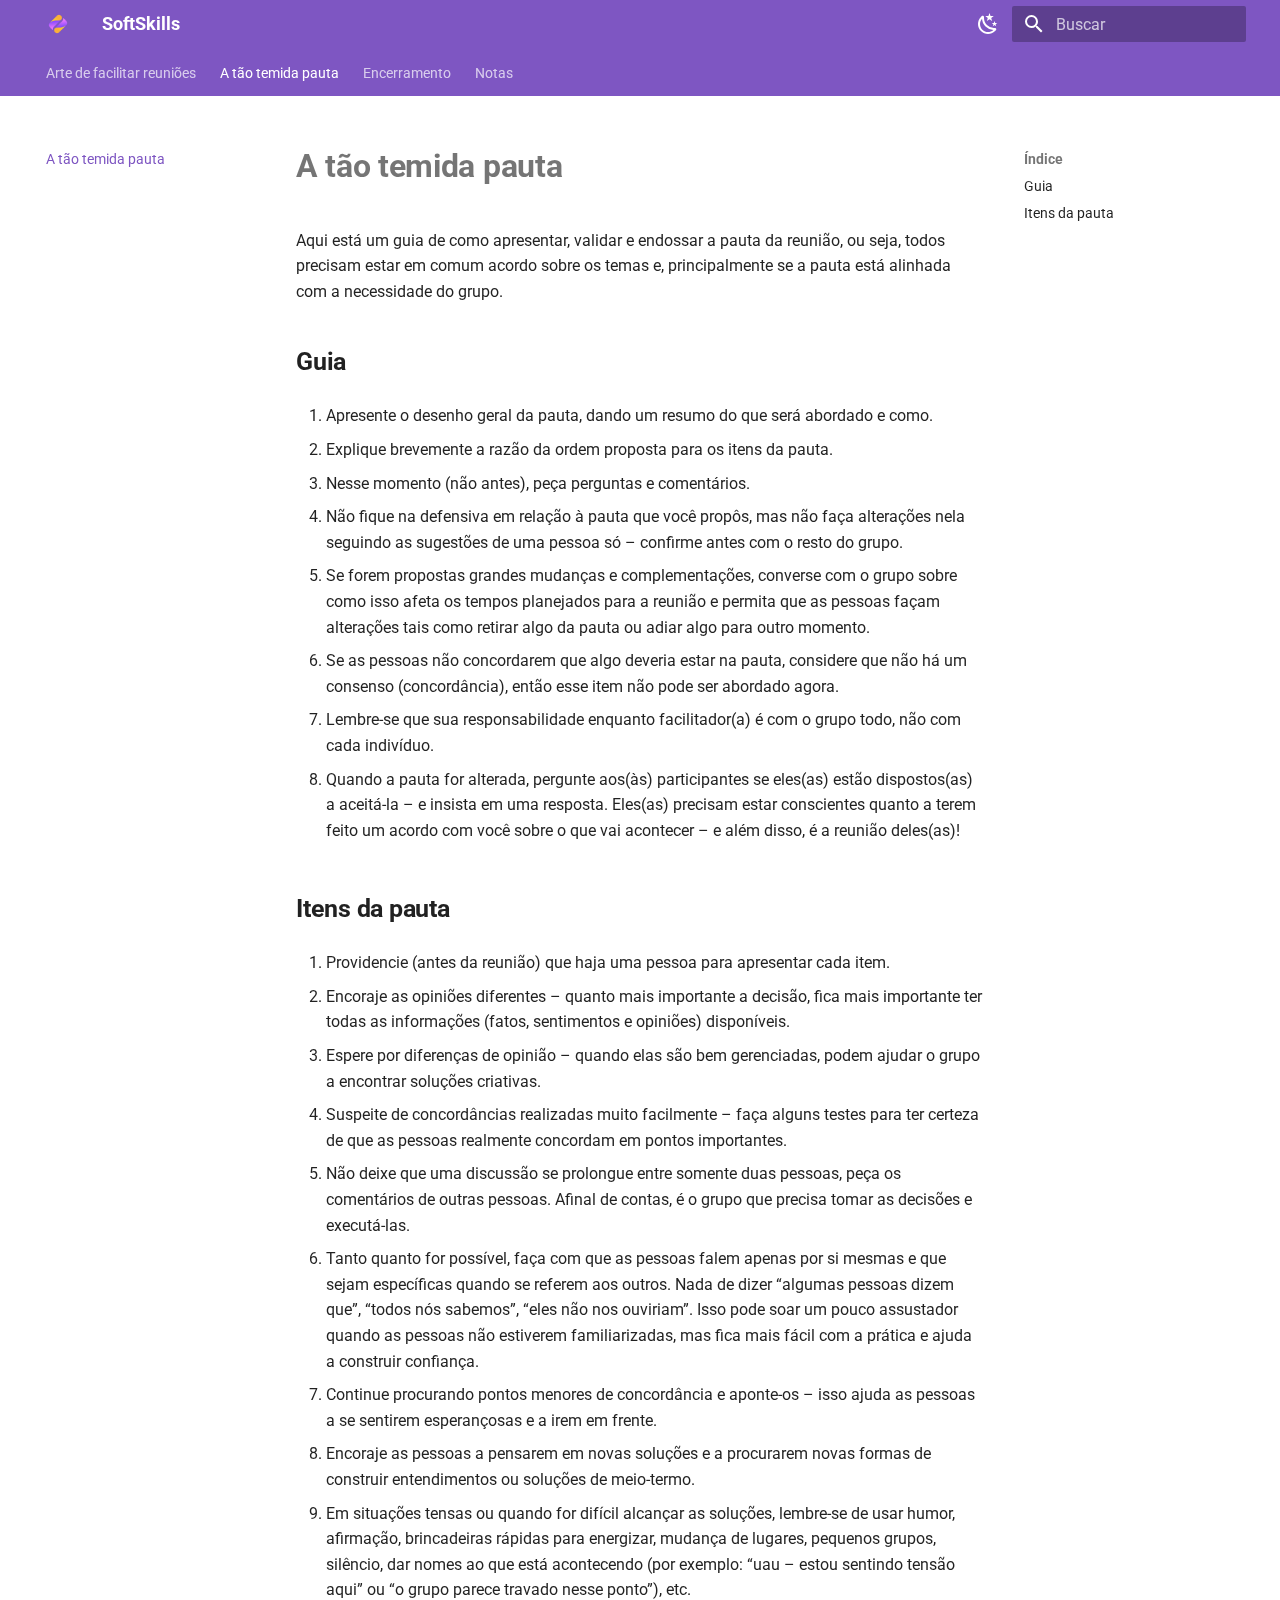
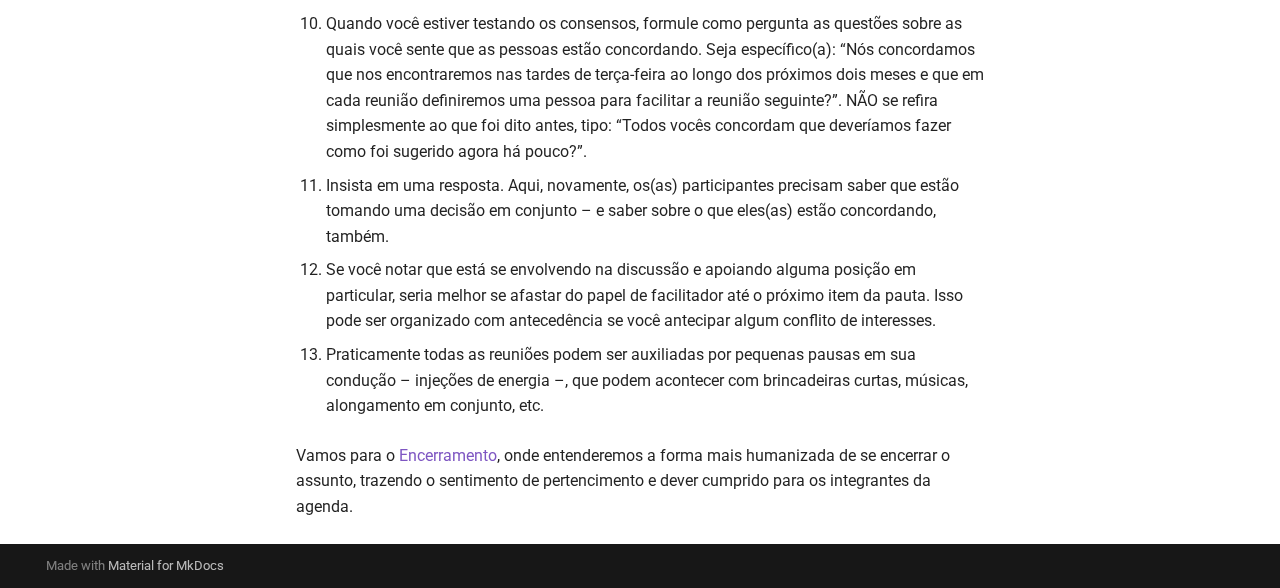
<file: a_tao_temida_pauta/index.html>
<!doctype html>
<html lang="pt" class="no-js">
  <head>
    
      <meta charset="utf-8">
      <meta name="viewport" content="width=device-width,initial-scale=1">
      
        <meta name="description" content="Documentação SoftSkills">
      
      
        <meta name="author" content="Matheus Moraes">
      
      
        <link rel="canonical" href="https://MatheusMoraes.github.io/SoftSkills/a_tao_temida_pauta/">
      
      
        <link rel="prev" href="../arte_de_facilitar_reunioes/">
      
      
        <link rel="next" href="../encerramento/">
      
      
      <link rel="icon" href="../images/favicon.png">
      <meta name="generator" content="mkdocs-1.6.1, mkdocs-material-9.6.22">
    
    
      
        <title>A tão temida pauta - SoftSkills</title>
      
    
    
      <link rel="stylesheet" href="../assets/stylesheets/main.84d31ad4.min.css">
      
        
        <link rel="stylesheet" href="../assets/stylesheets/palette.06af60db.min.css">
      
      


    
    
      
    
    
      
        
        
        <link rel="preconnect" href="https://fonts.gstatic.com" crossorigin>
        <link rel="stylesheet" href="https://fonts.googleapis.com/css?family=Roboto:300,300i,400,400i,700,700i%7CJetBrains+Mono:400,400i,700,700i&display=fallback">
        <style>:root{--md-text-font:"Roboto";--md-code-font:"JetBrains Mono"}</style>
      
    
    
      <link rel="stylesheet" href="../styles/extra.css">
    
    <script>__md_scope=new URL("..",location),__md_hash=e=>[...e].reduce(((e,_)=>(e<<5)-e+_.charCodeAt(0)),0),__md_get=(e,_=localStorage,t=__md_scope)=>JSON.parse(_.getItem(t.pathname+"."+e)),__md_set=(e,_,t=localStorage,a=__md_scope)=>{try{t.setItem(a.pathname+"."+e,JSON.stringify(_))}catch(e){}}</script>
    
      

    
    
    
  </head>
  
  
    
    
      
    
    
    
    
    <body dir="ltr" data-md-color-scheme="default" data-md-color-primary="deep-purple" data-md-color-accent="lime">
  
    
    <input class="md-toggle" data-md-toggle="drawer" type="checkbox" id="__drawer" autocomplete="off">
    <input class="md-toggle" data-md-toggle="search" type="checkbox" id="__search" autocomplete="off">
    <label class="md-overlay" for="__drawer"></label>
    <div data-md-component="skip">
      
        
        <a href="#guia" class="md-skip">
          Ir para o conteúdo
        </a>
      
    </div>
    <div data-md-component="announce">
      
    </div>
    
    
      

<header class="md-header" data-md-component="header">
  <nav class="md-header__inner md-grid" aria-label="Cabeçalho">
    <a href=".." title="SoftSkills" class="md-header__button md-logo" aria-label="SoftSkills" data-md-component="logo">
      
  <img src="../images/favicon.png" alt="logo">

    </a>
    <label class="md-header__button md-icon" for="__drawer">
      
      <svg xmlns="http://www.w3.org/2000/svg" viewBox="0 0 24 24"><path d="M3 6h18v2H3zm0 5h18v2H3zm0 5h18v2H3z"/></svg>
    </label>
    <div class="md-header__title" data-md-component="header-title">
      <div class="md-header__ellipsis">
        <div class="md-header__topic">
          <span class="md-ellipsis">
            SoftSkills
          </span>
        </div>
        <div class="md-header__topic" data-md-component="header-topic">
          <span class="md-ellipsis">
            
              A tão temida pauta
            
          </span>
        </div>
      </div>
    </div>
    
      
        <form class="md-header__option" data-md-component="palette">
  
    
    
    
    <input class="md-option" data-md-color-media="" data-md-color-scheme="default" data-md-color-primary="deep-purple" data-md-color-accent="lime"  aria-label="Modo escuro"  type="radio" name="__palette" id="__palette_0">
    
      <label class="md-header__button md-icon" title="Modo escuro" for="__palette_1" hidden>
        <svg xmlns="http://www.w3.org/2000/svg" viewBox="0 0 24 24"><path d="m17.75 4.09-2.53 1.94.91 3.06-2.63-1.81-2.63 1.81.91-3.06-2.53-1.94L12.44 4l1.06-3 1.06 3zm3.5 6.91-1.64 1.25.59 1.98-1.7-1.17-1.7 1.17.59-1.98L15.75 11l2.06-.05L18.5 9l.69 1.95zm-2.28 4.95c.83-.08 1.72 1.1 1.19 1.85-.32.45-.66.87-1.08 1.27C15.17 23 8.84 23 4.94 19.07c-3.91-3.9-3.91-10.24 0-14.14.4-.4.82-.76 1.27-1.08.75-.53 1.93.36 1.85 1.19-.27 2.86.69 5.83 2.89 8.02a9.96 9.96 0 0 0 8.02 2.89m-1.64 2.02a12.08 12.08 0 0 1-7.8-3.47c-2.17-2.19-3.33-5-3.49-7.82-2.81 3.14-2.7 7.96.31 10.98 3.02 3.01 7.84 3.12 10.98.31"/></svg>
      </label>
    
  
    
    
    
    <input class="md-option" data-md-color-media="" data-md-color-scheme="slate" data-md-color-primary="deep-purple" data-md-color-accent="lime"  aria-label="Modo claro"  type="radio" name="__palette" id="__palette_1">
    
      <label class="md-header__button md-icon" title="Modo claro" for="__palette_0" hidden>
        <svg xmlns="http://www.w3.org/2000/svg" viewBox="0 0 24 24"><path d="M12 7a5 5 0 0 1 5 5 5 5 0 0 1-5 5 5 5 0 0 1-5-5 5 5 0 0 1 5-5m0 2a3 3 0 0 0-3 3 3 3 0 0 0 3 3 3 3 0 0 0 3-3 3 3 0 0 0-3-3m0-7 2.39 3.42C13.65 5.15 12.84 5 12 5s-1.65.15-2.39.42zM3.34 7l4.16-.35A7.2 7.2 0 0 0 5.94 8.5c-.44.74-.69 1.5-.83 2.29zm.02 10 1.76-3.77a7.131 7.131 0 0 0 2.38 4.14zM20.65 7l-1.77 3.79a7.02 7.02 0 0 0-2.38-4.15zm-.01 10-4.14.36c.59-.51 1.12-1.14 1.54-1.86.42-.73.69-1.5.83-2.29zM12 22l-2.41-3.44c.74.27 1.55.44 2.41.44.82 0 1.63-.17 2.37-.44z"/></svg>
      </label>
    
  
</form>
      
    
    
      <script>var palette=__md_get("__palette");if(palette&&palette.color){if("(prefers-color-scheme)"===palette.color.media){var media=matchMedia("(prefers-color-scheme: light)"),input=document.querySelector(media.matches?"[data-md-color-media='(prefers-color-scheme: light)']":"[data-md-color-media='(prefers-color-scheme: dark)']");palette.color.media=input.getAttribute("data-md-color-media"),palette.color.scheme=input.getAttribute("data-md-color-scheme"),palette.color.primary=input.getAttribute("data-md-color-primary"),palette.color.accent=input.getAttribute("data-md-color-accent")}for(var[key,value]of Object.entries(palette.color))document.body.setAttribute("data-md-color-"+key,value)}</script>
    
    
    
      
      
        <label class="md-header__button md-icon" for="__search">
          
          <svg xmlns="http://www.w3.org/2000/svg" viewBox="0 0 24 24"><path d="M9.5 3A6.5 6.5 0 0 1 16 9.5c0 1.61-.59 3.09-1.56 4.23l.27.27h.79l5 5-1.5 1.5-5-5v-.79l-.27-.27A6.52 6.52 0 0 1 9.5 16 6.5 6.5 0 0 1 3 9.5 6.5 6.5 0 0 1 9.5 3m0 2C7 5 5 7 5 9.5S7 14 9.5 14 14 12 14 9.5 12 5 9.5 5"/></svg>
        </label>
        <div class="md-search" data-md-component="search" role="dialog">
  <label class="md-search__overlay" for="__search"></label>
  <div class="md-search__inner" role="search">
    <form class="md-search__form" name="search">
      <input type="text" class="md-search__input" name="query" aria-label="Buscar" placeholder="Buscar" autocapitalize="off" autocorrect="off" autocomplete="off" spellcheck="false" data-md-component="search-query" required>
      <label class="md-search__icon md-icon" for="__search">
        
        <svg xmlns="http://www.w3.org/2000/svg" viewBox="0 0 24 24"><path d="M9.5 3A6.5 6.5 0 0 1 16 9.5c0 1.61-.59 3.09-1.56 4.23l.27.27h.79l5 5-1.5 1.5-5-5v-.79l-.27-.27A6.52 6.52 0 0 1 9.5 16 6.5 6.5 0 0 1 3 9.5 6.5 6.5 0 0 1 9.5 3m0 2C7 5 5 7 5 9.5S7 14 9.5 14 14 12 14 9.5 12 5 9.5 5"/></svg>
        
        <svg xmlns="http://www.w3.org/2000/svg" viewBox="0 0 24 24"><path d="M20 11v2H8l5.5 5.5-1.42 1.42L4.16 12l7.92-7.92L13.5 5.5 8 11z"/></svg>
      </label>
      <nav class="md-search__options" aria-label="Pesquisar">
        
        <button type="reset" class="md-search__icon md-icon" title="Limpar" aria-label="Limpar" tabindex="-1">
          
          <svg xmlns="http://www.w3.org/2000/svg" viewBox="0 0 24 24"><path d="M19 6.41 17.59 5 12 10.59 6.41 5 5 6.41 10.59 12 5 17.59 6.41 19 12 13.41 17.59 19 19 17.59 13.41 12z"/></svg>
        </button>
      </nav>
      
        <div class="md-search__suggest" data-md-component="search-suggest"></div>
      
    </form>
    <div class="md-search__output">
      <div class="md-search__scrollwrap" tabindex="0" data-md-scrollfix>
        <div class="md-search-result" data-md-component="search-result">
          <div class="md-search-result__meta">
            Inicializando a pesquisa
          </div>
          <ol class="md-search-result__list" role="presentation"></ol>
        </div>
      </div>
    </div>
  </div>
</div>
      
    
    
  </nav>
  
</header>
    
    <div class="md-container" data-md-component="container">
      
      
        
          
            
<nav class="md-tabs" aria-label="Abas" data-md-component="tabs">
  <div class="md-grid">
    <ul class="md-tabs__list">
      
        
  
  
  
  
    <li class="md-tabs__item">
      <a href="../arte_de_facilitar_reunioes/" class="md-tabs__link">
        
  
  
    
  
  Arte de facilitar reuniões

      </a>
    </li>
  

      
        
  
  
  
    
  
  
    <li class="md-tabs__item md-tabs__item--active">
      <a href="./" class="md-tabs__link">
        
  
  
    
  
  A tão temida pauta

      </a>
    </li>
  

      
        
  
  
  
  
    <li class="md-tabs__item">
      <a href="../encerramento/" class="md-tabs__link">
        
  
  
    
  
  Encerramento

      </a>
    </li>
  

      
        
  
  
  
  
    <li class="md-tabs__item">
      <a href="../notas/" class="md-tabs__link">
        
  
  
    
  
  Notas

      </a>
    </li>
  

      
    </ul>
  </div>
</nav>
          
        
      
      <main class="md-main" data-md-component="main">
        <div class="md-main__inner md-grid">
          
            
              
              <div class="md-sidebar md-sidebar--primary" data-md-component="sidebar" data-md-type="navigation" >
                <div class="md-sidebar__scrollwrap">
                  <div class="md-sidebar__inner">
                    


  


<nav class="md-nav md-nav--primary md-nav--lifted" aria-label="Navegação" data-md-level="0">
  <label class="md-nav__title" for="__drawer">
    <a href=".." title="SoftSkills" class="md-nav__button md-logo" aria-label="SoftSkills" data-md-component="logo">
      
  <img src="../images/favicon.png" alt="logo">

    </a>
    SoftSkills
  </label>
  
  <ul class="md-nav__list" data-md-scrollfix>
    
      
      
  
  
  
  
    <li class="md-nav__item">
      <a href="../arte_de_facilitar_reunioes/" class="md-nav__link">
        
  
  
  <span class="md-ellipsis">
    Arte de facilitar reuniões
    
  </span>
  

      </a>
    </li>
  

    
      
      
  
  
    
  
  
  
    <li class="md-nav__item md-nav__item--active">
      
      <input class="md-nav__toggle md-toggle" type="checkbox" id="__toc">
      
      
      
        <label class="md-nav__link md-nav__link--active" for="__toc">
          
  
  
  <span class="md-ellipsis">
    A tão temida pauta
    
  </span>
  

          <span class="md-nav__icon md-icon"></span>
        </label>
      
      <a href="./" class="md-nav__link md-nav__link--active">
        
  
  
  <span class="md-ellipsis">
    A tão temida pauta
    
  </span>
  

      </a>
      
        

<nav class="md-nav md-nav--secondary" aria-label="Índice">
  
  
  
  
    <label class="md-nav__title" for="__toc">
      <span class="md-nav__icon md-icon"></span>
      Índice
    </label>
    <ul class="md-nav__list" data-md-component="toc" data-md-scrollfix>
      
        <li class="md-nav__item">
  <a href="#guia" class="md-nav__link">
    <span class="md-ellipsis">
      Guia
    </span>
  </a>
  
</li>
      
        <li class="md-nav__item">
  <a href="#itens-da-pauta" class="md-nav__link">
    <span class="md-ellipsis">
      Itens da pauta
    </span>
  </a>
  
</li>
      
    </ul>
  
</nav>
      
    </li>
  

    
      
      
  
  
  
  
    <li class="md-nav__item">
      <a href="../encerramento/" class="md-nav__link">
        
  
  
  <span class="md-ellipsis">
    Encerramento
    
  </span>
  

      </a>
    </li>
  

    
      
      
  
  
  
  
    <li class="md-nav__item">
      <a href="../notas/" class="md-nav__link">
        
  
  
  <span class="md-ellipsis">
    Notas
    
  </span>
  

      </a>
    </li>
  

    
  </ul>
</nav>
                  </div>
                </div>
              </div>
            
            
              
              <div class="md-sidebar md-sidebar--secondary" data-md-component="sidebar" data-md-type="toc" >
                <div class="md-sidebar__scrollwrap">
                  <div class="md-sidebar__inner">
                    

<nav class="md-nav md-nav--secondary" aria-label="Índice">
  
  
  
  
    <label class="md-nav__title" for="__toc">
      <span class="md-nav__icon md-icon"></span>
      Índice
    </label>
    <ul class="md-nav__list" data-md-component="toc" data-md-scrollfix>
      
        <li class="md-nav__item">
  <a href="#guia" class="md-nav__link">
    <span class="md-ellipsis">
      Guia
    </span>
  </a>
  
</li>
      
        <li class="md-nav__item">
  <a href="#itens-da-pauta" class="md-nav__link">
    <span class="md-ellipsis">
      Itens da pauta
    </span>
  </a>
  
</li>
      
    </ul>
  
</nav>
                  </div>
                </div>
              </div>
            
          
          
            <div class="md-content" data-md-component="content">
              <article class="md-content__inner md-typeset">
                
                  



  <h1>A tão temida pauta</h1>

<p>Aqui está um guia de como apresentar, validar e endossar a pauta da reunião, ou seja, todos precisam estar em comum acordo sobre os temas e, principalmente se a pauta está alinhada com a necessidade do grupo.</p>
<h2 id="guia">Guia<a class="headerlink" href="#guia" title="Permanent link">&para;</a></h2>
<ol>
<li>
<p>Apresente o desenho geral da pauta, dando um resumo do que será abordado e como.</p>
</li>
<li>
<p>Explique brevemente a razão da ordem proposta para os itens da pauta.</p>
</li>
<li>
<p>Nesse momento (não antes), peça perguntas e comentários.</p>
</li>
<li>
<p>Não fique na defensiva em relação à pauta que você propôs, mas não faça alterações nela seguindo as sugestões de uma pessoa só – confirme antes com o resto do grupo.</p>
</li>
<li>
<p>Se forem propostas grandes mudanças e complementações, converse com o grupo sobre como isso afeta os tempos planejados para a reunião e permita que as pessoas façam alterações tais como retirar algo da pauta ou adiar algo para outro momento.</p>
</li>
<li>
<p>Se as pessoas não concordarem que algo deveria estar na pauta, considere que não há um consenso (concordância), então esse item não pode ser abordado agora.</p>
</li>
<li>
<p>Lembre-se que sua responsabilidade enquanto facilitador(a) é com o grupo todo, não com cada indivíduo.</p>
</li>
<li>
<p>Quando a pauta for alterada, pergunte aos(às) participantes se eles(as) estão dispostos(as) a aceitá-la – e insista em uma resposta. Eles(as) precisam estar conscientes quanto a terem feito um acordo com você sobre o que vai acontecer – e além disso, é a reunião deles(as)!</p>
</li>
</ol>
<h2 id="itens-da-pauta">Itens da pauta<a class="headerlink" href="#itens-da-pauta" title="Permanent link">&para;</a></h2>
<ol>
<li>
<p>Providencie (antes da reunião) que haja uma pessoa para apresentar cada item.</p>
</li>
<li>
<p>Encoraje as opiniões diferentes – quanto mais importante a decisão, fica mais importante ter todas as informações (fatos, sentimentos e opiniões) disponíveis.</p>
</li>
<li>
<p>Espere por diferenças de opinião – quando elas são bem gerenciadas, podem ajudar o grupo a encontrar soluções criativas.</p>
</li>
<li>
<p>Suspeite de concordâncias realizadas muito facilmente – faça alguns testes para ter certeza de que as pessoas realmente concordam em pontos importantes.</p>
</li>
<li>
<p>Não deixe que uma discussão se prolongue entre somente duas pessoas, peça os comentários de outras pessoas. Afinal de contas, é o grupo que precisa tomar as decisões e executá-las.</p>
</li>
<li>
<p>Tanto quanto for possível, faça com que as pessoas falem apenas por si mesmas e que sejam específicas quando se referem aos outros. Nada de dizer “algumas pessoas dizem que”, “todos nós sabemos”, “eles não nos ouviriam”. Isso pode soar um pouco assustador quando as pessoas não estiverem familiarizadas, mas fica mais fácil com a prática e ajuda a construir confiança.</p>
</li>
<li>
<p>Continue procurando pontos menores de concordância e aponte-os – isso ajuda as pessoas a se sentirem esperançosas e a irem em frente.</p>
</li>
<li>
<p>Encoraje as pessoas a pensarem em novas soluções e a procurarem novas formas de construir entendimentos ou soluções de meio-termo.</p>
</li>
<li>
<p>Em situações tensas ou quando for difícil alcançar as soluções, lembre-se de usar humor, afirmação, brincadeiras rápidas para energizar, mudança de lugares, pequenos grupos, silêncio, dar nomes ao que está acontecendo (por exemplo: “uau – estou sentindo tensão aqui” ou “o grupo parece travado nesse ponto”), etc.</p>
</li>
<li>
<p>Quando você estiver testando os consensos, formule como pergunta as questões sobre as quais você sente que as pessoas estão concordando. Seja específico(a): “Nós concordamos que nos encontraremos nas tardes de terça-feira ao longo dos próximos dois meses e que em cada reunião definiremos uma pessoa para facilitar a reunião seguinte?”. NÃO se refira simplesmente ao que foi dito antes, tipo: “Todos vocês concordam que deveríamos fazer como foi sugerido agora há pouco?”.</p>
</li>
<li>
<p>Insista em uma resposta. Aqui, novamente, os(as) participantes precisam saber que estão tomando uma decisão em conjunto – e saber sobre o que eles(as) estão concordando, também.</p>
</li>
<li>
<p>Se você notar que está se envolvendo na discussão e apoiando alguma posição em particular, seria melhor se afastar do papel de facilitador até o próximo item da pauta. Isso pode ser organizado com antecedência se você antecipar algum conflito de interesses.</p>
</li>
<li>
<p>Praticamente todas as reuniões podem ser auxiliadas por pequenas pausas em sua condução – injeções de energia –, que podem acontecer com brincadeiras curtas, músicas, alongamento em conjunto, etc.</p>
</li>
</ol>
<p>Vamos para o <a href="../encerramento/">Encerramento</a>, onde entenderemos a forma mais humanizada de se encerrar o assunto, trazendo o sentimento de pertencimento e dever cumprido para os integrantes da agenda.</p>












                
              </article>
            </div>
          
          
<script>var target=document.getElementById(location.hash.slice(1));target&&target.name&&(target.checked=target.name.startsWith("__tabbed_"))</script>
        </div>
        
          <button type="button" class="md-top md-icon" data-md-component="top" hidden>
  
  <svg xmlns="http://www.w3.org/2000/svg" viewBox="0 0 24 24"><path d="M13 20h-2V8l-5.5 5.5-1.42-1.42L12 4.16l7.92 7.92-1.42 1.42L13 8z"/></svg>
  Voltar ao topo
</button>
        
      </main>
      
        <footer class="md-footer">
  
  <div class="md-footer-meta md-typeset">
    <div class="md-footer-meta__inner md-grid">
      <div class="md-copyright">
  
  
    Made with
    <a href="https://squidfunk.github.io/mkdocs-material/" target="_blank" rel="noopener">
      Material for MkDocs
    </a>
  
</div>
      
    </div>
  </div>
</footer>
      
    </div>
    <div class="md-dialog" data-md-component="dialog">
      <div class="md-dialog__inner md-typeset"></div>
    </div>
    
    
    
      
      <script id="__config" type="application/json">{"base": "..", "features": ["navigation.tabs", "navigation.top", "search.suggest", "search.highlight", "content.code.copy"], "search": "../assets/javascripts/workers/search.973d3a69.min.js", "tags": null, "translations": {"clipboard.copied": "Copiado para \u00e1rea de transfer\u00eancia", "clipboard.copy": "Copiar para \u00e1rea de transfer\u00eancia", "search.result.more.one": "Mais 1 nesta p\u00e1gina", "search.result.more.other": "Mais # nesta p\u00e1gina", "search.result.none": "Nenhum resultado encontrado", "search.result.one": "1 resultado encontrado", "search.result.other": "# resultados encontrados", "search.result.placeholder": "Digite para iniciar a busca", "search.result.term.missing": "Ausente", "select.version": "Selecione a vers\u00e3o"}, "version": null}</script>
    
    
      <script src="../assets/javascripts/bundle.f55a23d4.min.js"></script>
      
    
  </body>
</html>
</file>
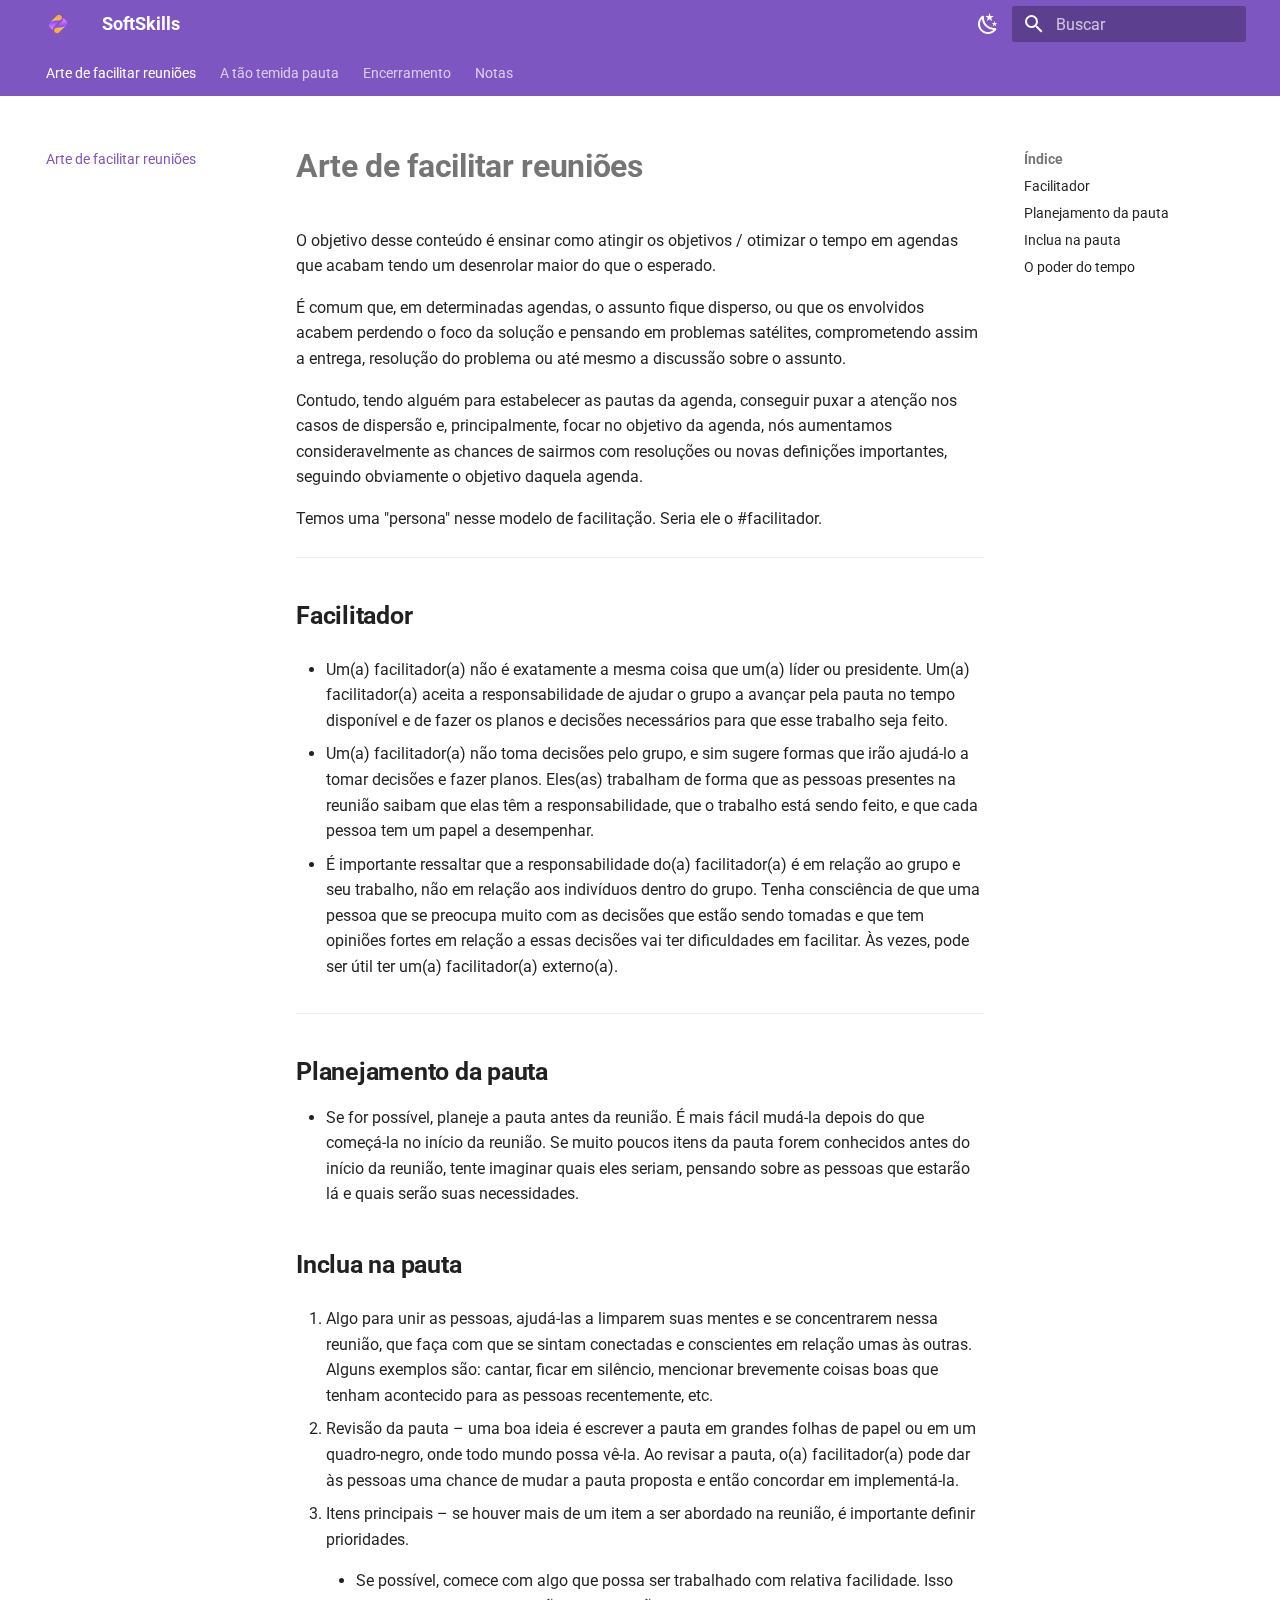
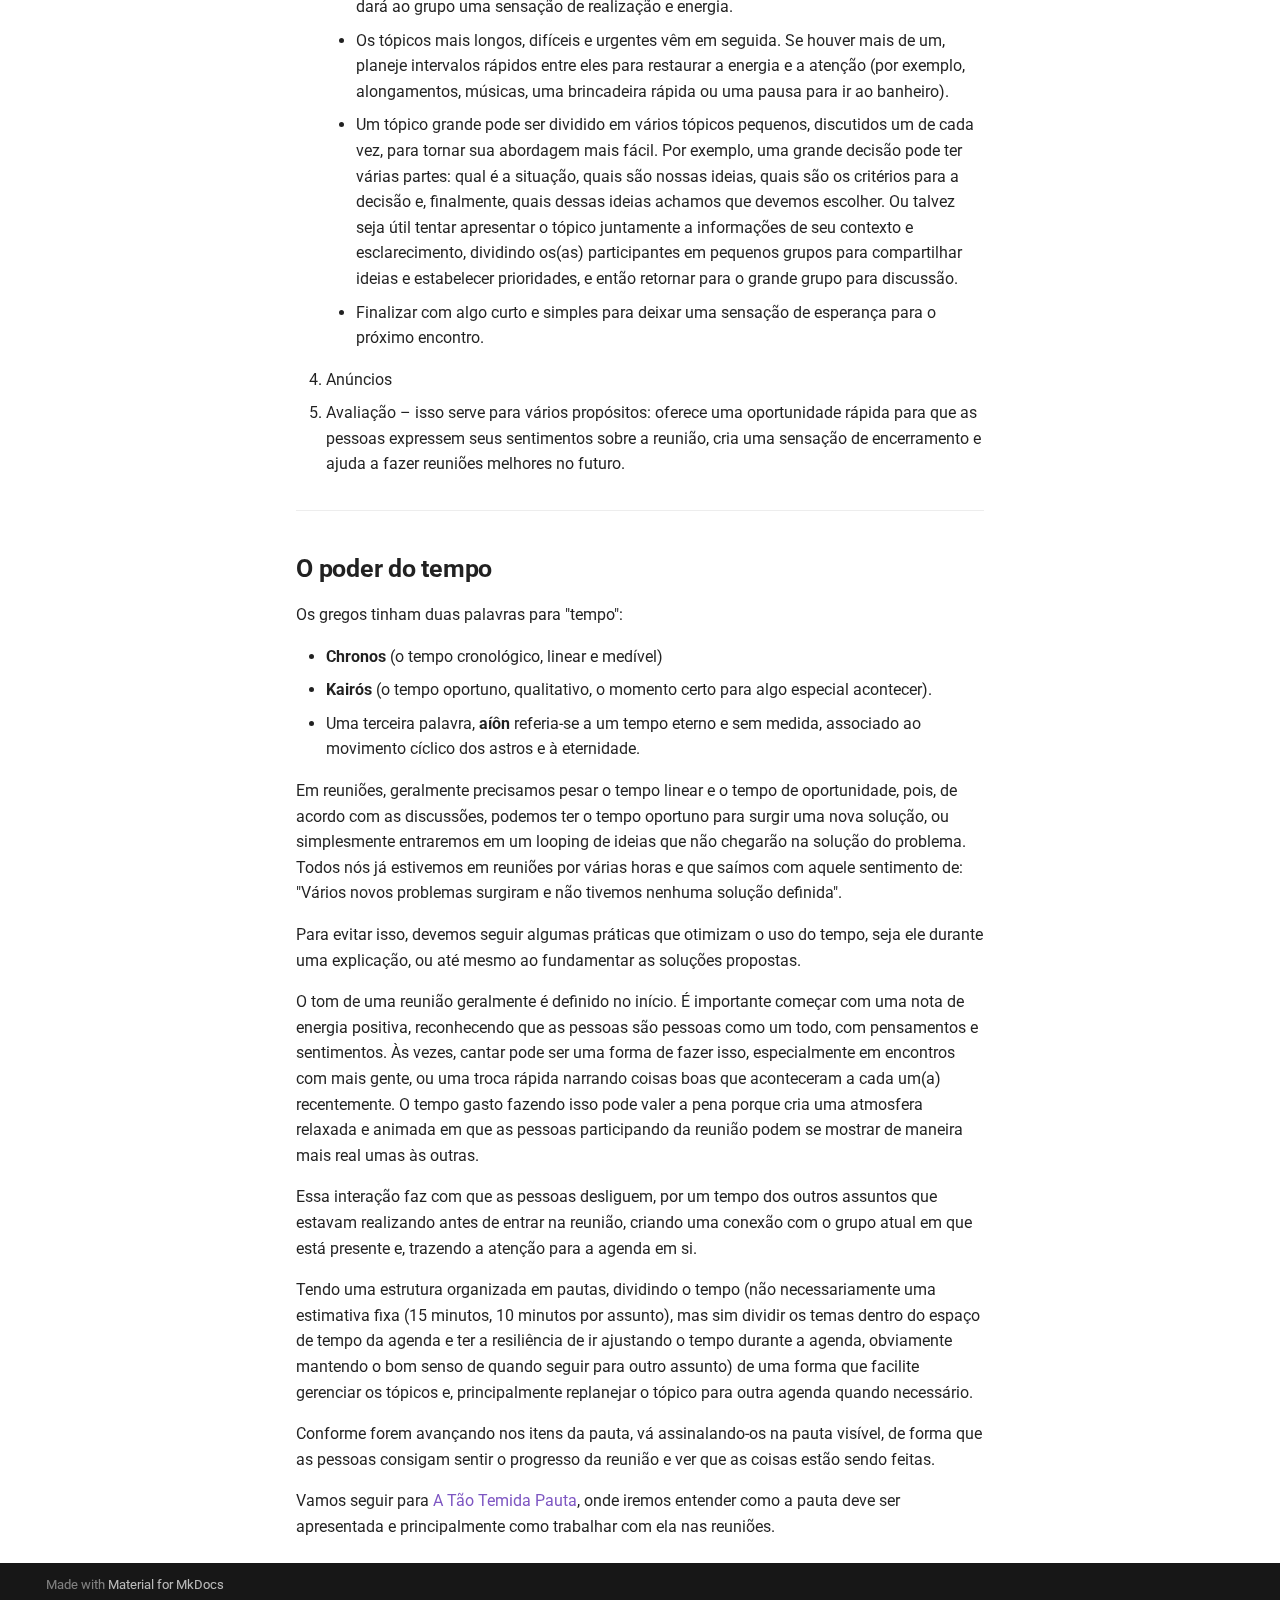
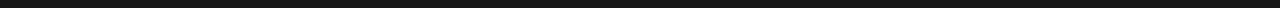
<file: arte_de_facilitar_reunioes/index.html>
<!doctype html>
<html lang="pt" class="no-js">
  <head>
    
      <meta charset="utf-8">
      <meta name="viewport" content="width=device-width,initial-scale=1">
      
        <meta name="description" content="Documentação SoftSkills">
      
      
        <meta name="author" content="Matheus Moraes">
      
      
        <link rel="canonical" href="https://MatheusMoraes.github.io/SoftSkills/arte_de_facilitar_reunioes/">
      
      
      
        <link rel="next" href="../a_tao_temida_pauta/">
      
      
      <link rel="icon" href="../images/favicon.png">
      <meta name="generator" content="mkdocs-1.6.1, mkdocs-material-9.6.22">
    
    
      
        <title>Arte de facilitar reuniões - SoftSkills</title>
      
    
    
      <link rel="stylesheet" href="../assets/stylesheets/main.84d31ad4.min.css">
      
        
        <link rel="stylesheet" href="../assets/stylesheets/palette.06af60db.min.css">
      
      


    
    
      
    
    
      
        
        
        <link rel="preconnect" href="https://fonts.gstatic.com" crossorigin>
        <link rel="stylesheet" href="https://fonts.googleapis.com/css?family=Roboto:300,300i,400,400i,700,700i%7CJetBrains+Mono:400,400i,700,700i&display=fallback">
        <style>:root{--md-text-font:"Roboto";--md-code-font:"JetBrains Mono"}</style>
      
    
    
      <link rel="stylesheet" href="../styles/extra.css">
    
    <script>__md_scope=new URL("..",location),__md_hash=e=>[...e].reduce(((e,_)=>(e<<5)-e+_.charCodeAt(0)),0),__md_get=(e,_=localStorage,t=__md_scope)=>JSON.parse(_.getItem(t.pathname+"."+e)),__md_set=(e,_,t=localStorage,a=__md_scope)=>{try{t.setItem(a.pathname+"."+e,JSON.stringify(_))}catch(e){}}</script>
    
      

    
    
    
  </head>
  
  
    
    
      
    
    
    
    
    <body dir="ltr" data-md-color-scheme="default" data-md-color-primary="deep-purple" data-md-color-accent="lime">
  
    
    <input class="md-toggle" data-md-toggle="drawer" type="checkbox" id="__drawer" autocomplete="off">
    <input class="md-toggle" data-md-toggle="search" type="checkbox" id="__search" autocomplete="off">
    <label class="md-overlay" for="__drawer"></label>
    <div data-md-component="skip">
      
        
        <a href="#facilitador" class="md-skip">
          Ir para o conteúdo
        </a>
      
    </div>
    <div data-md-component="announce">
      
    </div>
    
    
      

<header class="md-header" data-md-component="header">
  <nav class="md-header__inner md-grid" aria-label="Cabeçalho">
    <a href=".." title="SoftSkills" class="md-header__button md-logo" aria-label="SoftSkills" data-md-component="logo">
      
  <img src="../images/favicon.png" alt="logo">

    </a>
    <label class="md-header__button md-icon" for="__drawer">
      
      <svg xmlns="http://www.w3.org/2000/svg" viewBox="0 0 24 24"><path d="M3 6h18v2H3zm0 5h18v2H3zm0 5h18v2H3z"/></svg>
    </label>
    <div class="md-header__title" data-md-component="header-title">
      <div class="md-header__ellipsis">
        <div class="md-header__topic">
          <span class="md-ellipsis">
            SoftSkills
          </span>
        </div>
        <div class="md-header__topic" data-md-component="header-topic">
          <span class="md-ellipsis">
            
              Arte de facilitar reuniões
            
          </span>
        </div>
      </div>
    </div>
    
      
        <form class="md-header__option" data-md-component="palette">
  
    
    
    
    <input class="md-option" data-md-color-media="" data-md-color-scheme="default" data-md-color-primary="deep-purple" data-md-color-accent="lime"  aria-label="Modo escuro"  type="radio" name="__palette" id="__palette_0">
    
      <label class="md-header__button md-icon" title="Modo escuro" for="__palette_1" hidden>
        <svg xmlns="http://www.w3.org/2000/svg" viewBox="0 0 24 24"><path d="m17.75 4.09-2.53 1.94.91 3.06-2.63-1.81-2.63 1.81.91-3.06-2.53-1.94L12.44 4l1.06-3 1.06 3zm3.5 6.91-1.64 1.25.59 1.98-1.7-1.17-1.7 1.17.59-1.98L15.75 11l2.06-.05L18.5 9l.69 1.95zm-2.28 4.95c.83-.08 1.72 1.1 1.19 1.85-.32.45-.66.87-1.08 1.27C15.17 23 8.84 23 4.94 19.07c-3.91-3.9-3.91-10.24 0-14.14.4-.4.82-.76 1.27-1.08.75-.53 1.93.36 1.85 1.19-.27 2.86.69 5.83 2.89 8.02a9.96 9.96 0 0 0 8.02 2.89m-1.64 2.02a12.08 12.08 0 0 1-7.8-3.47c-2.17-2.19-3.33-5-3.49-7.82-2.81 3.14-2.7 7.96.31 10.98 3.02 3.01 7.84 3.12 10.98.31"/></svg>
      </label>
    
  
    
    
    
    <input class="md-option" data-md-color-media="" data-md-color-scheme="slate" data-md-color-primary="deep-purple" data-md-color-accent="lime"  aria-label="Modo claro"  type="radio" name="__palette" id="__palette_1">
    
      <label class="md-header__button md-icon" title="Modo claro" for="__palette_0" hidden>
        <svg xmlns="http://www.w3.org/2000/svg" viewBox="0 0 24 24"><path d="M12 7a5 5 0 0 1 5 5 5 5 0 0 1-5 5 5 5 0 0 1-5-5 5 5 0 0 1 5-5m0 2a3 3 0 0 0-3 3 3 3 0 0 0 3 3 3 3 0 0 0 3-3 3 3 0 0 0-3-3m0-7 2.39 3.42C13.65 5.15 12.84 5 12 5s-1.65.15-2.39.42zM3.34 7l4.16-.35A7.2 7.2 0 0 0 5.94 8.5c-.44.74-.69 1.5-.83 2.29zm.02 10 1.76-3.77a7.131 7.131 0 0 0 2.38 4.14zM20.65 7l-1.77 3.79a7.02 7.02 0 0 0-2.38-4.15zm-.01 10-4.14.36c.59-.51 1.12-1.14 1.54-1.86.42-.73.69-1.5.83-2.29zM12 22l-2.41-3.44c.74.27 1.55.44 2.41.44.82 0 1.63-.17 2.37-.44z"/></svg>
      </label>
    
  
</form>
      
    
    
      <script>var palette=__md_get("__palette");if(palette&&palette.color){if("(prefers-color-scheme)"===palette.color.media){var media=matchMedia("(prefers-color-scheme: light)"),input=document.querySelector(media.matches?"[data-md-color-media='(prefers-color-scheme: light)']":"[data-md-color-media='(prefers-color-scheme: dark)']");palette.color.media=input.getAttribute("data-md-color-media"),palette.color.scheme=input.getAttribute("data-md-color-scheme"),palette.color.primary=input.getAttribute("data-md-color-primary"),palette.color.accent=input.getAttribute("data-md-color-accent")}for(var[key,value]of Object.entries(palette.color))document.body.setAttribute("data-md-color-"+key,value)}</script>
    
    
    
      
      
        <label class="md-header__button md-icon" for="__search">
          
          <svg xmlns="http://www.w3.org/2000/svg" viewBox="0 0 24 24"><path d="M9.5 3A6.5 6.5 0 0 1 16 9.5c0 1.61-.59 3.09-1.56 4.23l.27.27h.79l5 5-1.5 1.5-5-5v-.79l-.27-.27A6.52 6.52 0 0 1 9.5 16 6.5 6.5 0 0 1 3 9.5 6.5 6.5 0 0 1 9.5 3m0 2C7 5 5 7 5 9.5S7 14 9.5 14 14 12 14 9.5 12 5 9.5 5"/></svg>
        </label>
        <div class="md-search" data-md-component="search" role="dialog">
  <label class="md-search__overlay" for="__search"></label>
  <div class="md-search__inner" role="search">
    <form class="md-search__form" name="search">
      <input type="text" class="md-search__input" name="query" aria-label="Buscar" placeholder="Buscar" autocapitalize="off" autocorrect="off" autocomplete="off" spellcheck="false" data-md-component="search-query" required>
      <label class="md-search__icon md-icon" for="__search">
        
        <svg xmlns="http://www.w3.org/2000/svg" viewBox="0 0 24 24"><path d="M9.5 3A6.5 6.5 0 0 1 16 9.5c0 1.61-.59 3.09-1.56 4.23l.27.27h.79l5 5-1.5 1.5-5-5v-.79l-.27-.27A6.52 6.52 0 0 1 9.5 16 6.5 6.5 0 0 1 3 9.5 6.5 6.5 0 0 1 9.5 3m0 2C7 5 5 7 5 9.5S7 14 9.5 14 14 12 14 9.5 12 5 9.5 5"/></svg>
        
        <svg xmlns="http://www.w3.org/2000/svg" viewBox="0 0 24 24"><path d="M20 11v2H8l5.5 5.5-1.42 1.42L4.16 12l7.92-7.92L13.5 5.5 8 11z"/></svg>
      </label>
      <nav class="md-search__options" aria-label="Pesquisar">
        
        <button type="reset" class="md-search__icon md-icon" title="Limpar" aria-label="Limpar" tabindex="-1">
          
          <svg xmlns="http://www.w3.org/2000/svg" viewBox="0 0 24 24"><path d="M19 6.41 17.59 5 12 10.59 6.41 5 5 6.41 10.59 12 5 17.59 6.41 19 12 13.41 17.59 19 19 17.59 13.41 12z"/></svg>
        </button>
      </nav>
      
        <div class="md-search__suggest" data-md-component="search-suggest"></div>
      
    </form>
    <div class="md-search__output">
      <div class="md-search__scrollwrap" tabindex="0" data-md-scrollfix>
        <div class="md-search-result" data-md-component="search-result">
          <div class="md-search-result__meta">
            Inicializando a pesquisa
          </div>
          <ol class="md-search-result__list" role="presentation"></ol>
        </div>
      </div>
    </div>
  </div>
</div>
      
    
    
  </nav>
  
</header>
    
    <div class="md-container" data-md-component="container">
      
      
        
          
            
<nav class="md-tabs" aria-label="Abas" data-md-component="tabs">
  <div class="md-grid">
    <ul class="md-tabs__list">
      
        
  
  
  
    
  
  
    <li class="md-tabs__item md-tabs__item--active">
      <a href="./" class="md-tabs__link">
        
  
  
    
  
  Arte de facilitar reuniões

      </a>
    </li>
  

      
        
  
  
  
  
    <li class="md-tabs__item">
      <a href="../a_tao_temida_pauta/" class="md-tabs__link">
        
  
  
    
  
  A tão temida pauta

      </a>
    </li>
  

      
        
  
  
  
  
    <li class="md-tabs__item">
      <a href="../encerramento/" class="md-tabs__link">
        
  
  
    
  
  Encerramento

      </a>
    </li>
  

      
        
  
  
  
  
    <li class="md-tabs__item">
      <a href="../notas/" class="md-tabs__link">
        
  
  
    
  
  Notas

      </a>
    </li>
  

      
    </ul>
  </div>
</nav>
          
        
      
      <main class="md-main" data-md-component="main">
        <div class="md-main__inner md-grid">
          
            
              
              <div class="md-sidebar md-sidebar--primary" data-md-component="sidebar" data-md-type="navigation" >
                <div class="md-sidebar__scrollwrap">
                  <div class="md-sidebar__inner">
                    


  


<nav class="md-nav md-nav--primary md-nav--lifted" aria-label="Navegação" data-md-level="0">
  <label class="md-nav__title" for="__drawer">
    <a href=".." title="SoftSkills" class="md-nav__button md-logo" aria-label="SoftSkills" data-md-component="logo">
      
  <img src="../images/favicon.png" alt="logo">

    </a>
    SoftSkills
  </label>
  
  <ul class="md-nav__list" data-md-scrollfix>
    
      
      
  
  
    
  
  
  
    <li class="md-nav__item md-nav__item--active">
      
      <input class="md-nav__toggle md-toggle" type="checkbox" id="__toc">
      
      
      
        <label class="md-nav__link md-nav__link--active" for="__toc">
          
  
  
  <span class="md-ellipsis">
    Arte de facilitar reuniões
    
  </span>
  

          <span class="md-nav__icon md-icon"></span>
        </label>
      
      <a href="./" class="md-nav__link md-nav__link--active">
        
  
  
  <span class="md-ellipsis">
    Arte de facilitar reuniões
    
  </span>
  

      </a>
      
        

<nav class="md-nav md-nav--secondary" aria-label="Índice">
  
  
  
  
    <label class="md-nav__title" for="__toc">
      <span class="md-nav__icon md-icon"></span>
      Índice
    </label>
    <ul class="md-nav__list" data-md-component="toc" data-md-scrollfix>
      
        <li class="md-nav__item">
  <a href="#facilitador" class="md-nav__link">
    <span class="md-ellipsis">
      Facilitador
    </span>
  </a>
  
</li>
      
        <li class="md-nav__item">
  <a href="#planejamento-da-pauta" class="md-nav__link">
    <span class="md-ellipsis">
      Planejamento da pauta
    </span>
  </a>
  
</li>
      
        <li class="md-nav__item">
  <a href="#inclua-na-pauta" class="md-nav__link">
    <span class="md-ellipsis">
      Inclua na pauta
    </span>
  </a>
  
</li>
      
        <li class="md-nav__item">
  <a href="#o-poder-do-tempo" class="md-nav__link">
    <span class="md-ellipsis">
      O poder do tempo
    </span>
  </a>
  
</li>
      
    </ul>
  
</nav>
      
    </li>
  

    
      
      
  
  
  
  
    <li class="md-nav__item">
      <a href="../a_tao_temida_pauta/" class="md-nav__link">
        
  
  
  <span class="md-ellipsis">
    A tão temida pauta
    
  </span>
  

      </a>
    </li>
  

    
      
      
  
  
  
  
    <li class="md-nav__item">
      <a href="../encerramento/" class="md-nav__link">
        
  
  
  <span class="md-ellipsis">
    Encerramento
    
  </span>
  

      </a>
    </li>
  

    
      
      
  
  
  
  
    <li class="md-nav__item">
      <a href="../notas/" class="md-nav__link">
        
  
  
  <span class="md-ellipsis">
    Notas
    
  </span>
  

      </a>
    </li>
  

    
  </ul>
</nav>
                  </div>
                </div>
              </div>
            
            
              
              <div class="md-sidebar md-sidebar--secondary" data-md-component="sidebar" data-md-type="toc" >
                <div class="md-sidebar__scrollwrap">
                  <div class="md-sidebar__inner">
                    

<nav class="md-nav md-nav--secondary" aria-label="Índice">
  
  
  
  
    <label class="md-nav__title" for="__toc">
      <span class="md-nav__icon md-icon"></span>
      Índice
    </label>
    <ul class="md-nav__list" data-md-component="toc" data-md-scrollfix>
      
        <li class="md-nav__item">
  <a href="#facilitador" class="md-nav__link">
    <span class="md-ellipsis">
      Facilitador
    </span>
  </a>
  
</li>
      
        <li class="md-nav__item">
  <a href="#planejamento-da-pauta" class="md-nav__link">
    <span class="md-ellipsis">
      Planejamento da pauta
    </span>
  </a>
  
</li>
      
        <li class="md-nav__item">
  <a href="#inclua-na-pauta" class="md-nav__link">
    <span class="md-ellipsis">
      Inclua na pauta
    </span>
  </a>
  
</li>
      
        <li class="md-nav__item">
  <a href="#o-poder-do-tempo" class="md-nav__link">
    <span class="md-ellipsis">
      O poder do tempo
    </span>
  </a>
  
</li>
      
    </ul>
  
</nav>
                  </div>
                </div>
              </div>
            
          
          
            <div class="md-content" data-md-component="content">
              <article class="md-content__inner md-typeset">
                
                  



  <h1>Arte de facilitar reuniões</h1>

<p>O objetivo desse conteúdo é ensinar como atingir os objetivos / otimizar o tempo em agendas que acabam tendo um desenrolar maior do que o esperado.</p>
<p>É comum que, em determinadas agendas, o assunto fique disperso, ou que os envolvidos acabem perdendo o foco da solução e pensando em problemas satélites, comprometendo assim a entrega, resolução do problema ou até mesmo a discussão sobre o assunto.</p>
<p>Contudo, tendo alguém para estabelecer as pautas da agenda, conseguir puxar a atenção nos casos de dispersão e, principalmente, focar no objetivo da agenda, nós aumentamos consideravelmente as chances de sairmos com resoluções ou novas definições importantes, seguindo obviamente o objetivo daquela agenda.</p>
<p>Temos uma "persona" nesse modelo de facilitação. Seria ele o #facilitador.</p>
<hr />
<h2 id="facilitador">Facilitador<a class="headerlink" href="#facilitador" title="Permanent link">&para;</a></h2>
<ul>
<li>
<p>Um(a) facilitador(a) não é exatamente a mesma coisa que um(a) líder ou presidente. Um(a) facilitador(a) aceita a responsabilidade de ajudar o grupo a avançar pela pauta no tempo disponível e de fazer os planos e decisões necessários para que esse trabalho seja feito.</p>
</li>
<li>
<p>Um(a) facilitador(a) não toma decisões pelo grupo, e sim sugere formas que irão ajudá-lo a tomar decisões e fazer planos. Eles(as) trabalham de forma que as pessoas presentes na reunião saibam que elas têm a responsabilidade, que o trabalho está sendo feito, e que cada pessoa tem um papel a desempenhar.</p>
</li>
<li>
<p>É importante ressaltar que a responsabilidade do(a) facilitador(a) é em relação ao grupo e seu trabalho, não em relação aos indivíduos dentro do grupo. Tenha consciência de que uma pessoa que se preocupa muito com as decisões que estão sendo tomadas e que tem opiniões fortes em relação a essas decisões vai ter dificuldades em facilitar. Às vezes, pode ser útil ter um(a) facilitador(a) externo(a).</p>
</li>
</ul>
<hr />
<h2 id="planejamento-da-pauta">Planejamento da pauta<a class="headerlink" href="#planejamento-da-pauta" title="Permanent link">&para;</a></h2>
<ul>
<li>Se for possível, planeje a pauta antes da reunião. É mais fácil mudá-la depois do que começá-la no início da reunião. Se muito poucos itens da pauta forem conhecidos antes do início da reunião, tente imaginar quais eles seriam, pensando sobre as pessoas que estarão lá e quais serão suas necessidades.</li>
</ul>
<h2 id="inclua-na-pauta">Inclua na pauta<a class="headerlink" href="#inclua-na-pauta" title="Permanent link">&para;</a></h2>
<ol>
<li>
<p>Algo para unir as pessoas, ajudá-las a limparem suas mentes e se concentrarem nessa reunião, que faça com que se sintam conectadas e conscientes em relação umas às outras. Alguns exemplos são: cantar, ficar em silêncio, mencionar brevemente coisas boas que tenham acontecido para as pessoas recentemente, etc.</p>
</li>
<li>
<p>Revisão da pauta – uma boa ideia é escrever a pauta em grandes folhas de papel ou em um quadro-negro, onde todo mundo possa vê-la. Ao revisar a pauta, o(a) facilitador(a) pode dar às pessoas uma chance de mudar a pauta proposta e então concordar em implementá-la.</p>
</li>
<li>
<p>Itens principais – se houver mais de um item a ser abordado na reunião, é importante definir prioridades.</p>
<ul>
<li>
<p>Se possível, comece com algo que possa ser trabalhado com relativa facilidade. Isso dará ao grupo uma sensação de realização e energia.</p>
</li>
<li>
<p>Os tópicos mais longos, difíceis e urgentes vêm em seguida. Se houver mais de um, planeje intervalos rápidos entre eles para restaurar a energia e a atenção (por exemplo, alongamentos, músicas, uma brincadeira rápida ou uma pausa para ir ao banheiro).</p>
</li>
<li>
<p>Um tópico grande pode ser dividido em vários tópicos pequenos, discutidos um de cada vez, para tornar sua abordagem mais fácil. Por exemplo, uma grande decisão pode ter várias partes: qual é a situação, quais são nossas ideias, quais são os critérios para a decisão e, finalmente, quais dessas ideias achamos que devemos escolher. Ou talvez seja útil tentar apresentar o tópico juntamente a informações de seu contexto e esclarecimento, dividindo os(as) participantes em pequenos grupos para compartilhar ideias e estabelecer prioridades, e então retornar para o grande grupo para discussão.</p>
</li>
<li>
<p>Finalizar com algo curto e simples para deixar uma sensação de esperança para o próximo encontro.</p>
</li>
</ul>
</li>
<li>
<p>Anúncios</p>
</li>
<li>
<p>Avaliação – isso serve para vários propósitos: oferece uma oportunidade rápida para que as pessoas expressem seus sentimentos sobre a reunião, cria uma sensação de encerramento e ajuda a fazer reuniões melhores no futuro.</p>
</li>
</ol>
<hr />
<h2 id="o-poder-do-tempo">O poder do tempo<a class="headerlink" href="#o-poder-do-tempo" title="Permanent link">&para;</a></h2>
<p>Os gregos tinham duas palavras para "tempo": </p>
<ul>
<li><strong>Chronos</strong> (o tempo cronológico, linear e medível) </li>
<li><strong>Kairós</strong> (o tempo oportuno, qualitativo, o momento certo para algo especial acontecer). </li>
<li>Uma terceira palavra, <strong>aíôn</strong> referia-se a um tempo eterno e sem medida, associado ao movimento cíclico dos astros e à eternidade.</li>
</ul>
<p>Em reuniões, geralmente precisamos pesar o tempo linear e o tempo de oportunidade, pois, de acordo com as discussões, podemos ter o tempo oportuno para surgir uma nova solução, ou simplesmente entraremos em um looping de ideias que não chegarão na solução do problema. 
Todos nós já estivemos em reuniões por várias horas e que saímos com aquele sentimento de: 
"Vários novos problemas surgiram e não tivemos nenhuma solução definida".</p>
<p>Para evitar isso, devemos seguir algumas práticas que otimizam o uso do tempo, seja ele durante uma explicação, ou até mesmo ao fundamentar as soluções propostas.</p>
<p>O tom de uma reunião geralmente é definido no início. É importante começar com uma nota de energia positiva, reconhecendo que as pessoas são pessoas como um todo, com pensamentos e sentimentos. Às vezes, cantar pode ser uma forma de fazer isso, especialmente em encontros com mais gente, ou uma troca rápida narrando coisas boas que aconteceram a cada um(a) recentemente. O tempo gasto fazendo isso pode valer a pena porque cria uma atmosfera relaxada e animada em que as pessoas participando da reunião podem se mostrar de maneira mais real umas às outras.</p>
<p>Essa interação faz com que as pessoas desliguem, por um tempo dos outros assuntos que estavam realizando antes de entrar na reunião, criando uma conexão com o grupo atual em que está presente e, trazendo a atenção para a agenda em si.</p>
<p>Tendo uma estrutura organizada em pautas, dividindo o tempo (não necessariamente uma estimativa fixa (15 minutos, 10 minutos por assunto), mas sim dividir os temas dentro do espaço de tempo da agenda e ter a resiliência de ir ajustando o tempo durante a agenda, obviamente mantendo o bom senso de quando seguir para outro assunto) de uma forma que facilite gerenciar os tópicos e, principalmente replanejar o tópico para outra agenda quando necessário.</p>
<p>Conforme  forem avançando nos itens da pauta, vá assinalando-os na pauta visível, de forma que as pessoas consigam sentir o progresso da reunião e ver que as coisas estão sendo feitas.</p>
<p>Vamos seguir para <a href="../a_tao_temida_pauta/">A Tão Temida Pauta</a>, onde iremos entender como a pauta deve ser apresentada e principalmente como trabalhar com ela nas reuniões.</p>












                
              </article>
            </div>
          
          
<script>var target=document.getElementById(location.hash.slice(1));target&&target.name&&(target.checked=target.name.startsWith("__tabbed_"))</script>
        </div>
        
          <button type="button" class="md-top md-icon" data-md-component="top" hidden>
  
  <svg xmlns="http://www.w3.org/2000/svg" viewBox="0 0 24 24"><path d="M13 20h-2V8l-5.5 5.5-1.42-1.42L12 4.16l7.92 7.92-1.42 1.42L13 8z"/></svg>
  Voltar ao topo
</button>
        
      </main>
      
        <footer class="md-footer">
  
  <div class="md-footer-meta md-typeset">
    <div class="md-footer-meta__inner md-grid">
      <div class="md-copyright">
  
  
    Made with
    <a href="https://squidfunk.github.io/mkdocs-material/" target="_blank" rel="noopener">
      Material for MkDocs
    </a>
  
</div>
      
    </div>
  </div>
</footer>
      
    </div>
    <div class="md-dialog" data-md-component="dialog">
      <div class="md-dialog__inner md-typeset"></div>
    </div>
    
    
    
      
      <script id="__config" type="application/json">{"base": "..", "features": ["navigation.tabs", "navigation.top", "search.suggest", "search.highlight", "content.code.copy"], "search": "../assets/javascripts/workers/search.973d3a69.min.js", "tags": null, "translations": {"clipboard.copied": "Copiado para \u00e1rea de transfer\u00eancia", "clipboard.copy": "Copiar para \u00e1rea de transfer\u00eancia", "search.result.more.one": "Mais 1 nesta p\u00e1gina", "search.result.more.other": "Mais # nesta p\u00e1gina", "search.result.none": "Nenhum resultado encontrado", "search.result.one": "1 resultado encontrado", "search.result.other": "# resultados encontrados", "search.result.placeholder": "Digite para iniciar a busca", "search.result.term.missing": "Ausente", "select.version": "Selecione a vers\u00e3o"}, "version": null}</script>
    
    
      <script src="../assets/javascripts/bundle.f55a23d4.min.js"></script>
      
    
  </body>
</html>
</file>
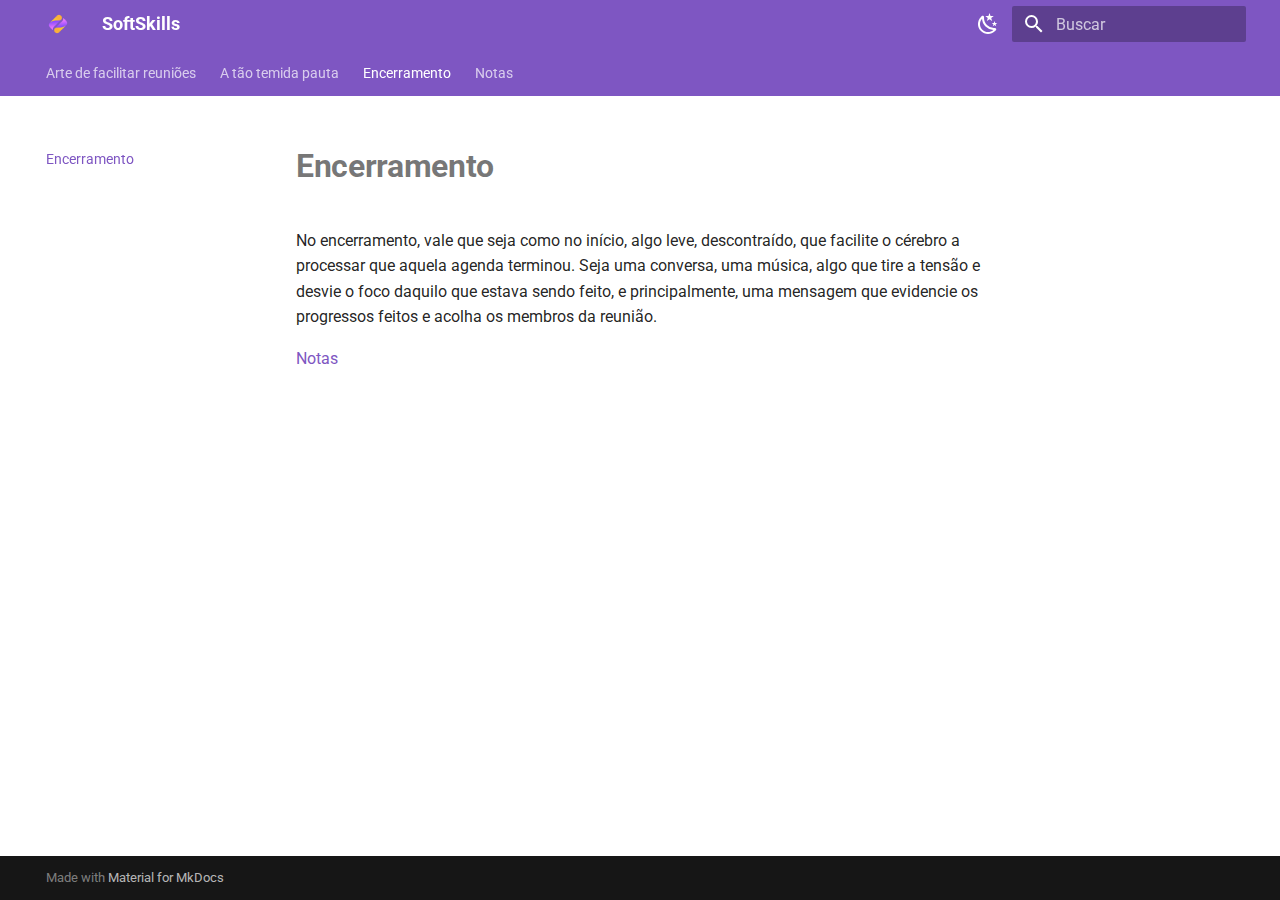
<file: encerramento/index.html>
<!doctype html>
<html lang="pt" class="no-js">
  <head>
    
      <meta charset="utf-8">
      <meta name="viewport" content="width=device-width,initial-scale=1">
      
        <meta name="description" content="Documentação SoftSkills">
      
      
        <meta name="author" content="Matheus Moraes">
      
      
        <link rel="canonical" href="https://MatheusMoraes.github.io/SoftSkills/encerramento/">
      
      
        <link rel="prev" href="../a_tao_temida_pauta/">
      
      
        <link rel="next" href="../notas/">
      
      
      <link rel="icon" href="../images/favicon.png">
      <meta name="generator" content="mkdocs-1.6.1, mkdocs-material-9.6.22">
    
    
      
        <title>Encerramento - SoftSkills</title>
      
    
    
      <link rel="stylesheet" href="../assets/stylesheets/main.84d31ad4.min.css">
      
        
        <link rel="stylesheet" href="../assets/stylesheets/palette.06af60db.min.css">
      
      


    
    
      
    
    
      
        
        
        <link rel="preconnect" href="https://fonts.gstatic.com" crossorigin>
        <link rel="stylesheet" href="https://fonts.googleapis.com/css?family=Roboto:300,300i,400,400i,700,700i%7CJetBrains+Mono:400,400i,700,700i&display=fallback">
        <style>:root{--md-text-font:"Roboto";--md-code-font:"JetBrains Mono"}</style>
      
    
    
      <link rel="stylesheet" href="../styles/extra.css">
    
    <script>__md_scope=new URL("..",location),__md_hash=e=>[...e].reduce(((e,_)=>(e<<5)-e+_.charCodeAt(0)),0),__md_get=(e,_=localStorage,t=__md_scope)=>JSON.parse(_.getItem(t.pathname+"."+e)),__md_set=(e,_,t=localStorage,a=__md_scope)=>{try{t.setItem(a.pathname+"."+e,JSON.stringify(_))}catch(e){}}</script>
    
      

    
    
    
  </head>
  
  
    
    
      
    
    
    
    
    <body dir="ltr" data-md-color-scheme="default" data-md-color-primary="deep-purple" data-md-color-accent="lime">
  
    
    <input class="md-toggle" data-md-toggle="drawer" type="checkbox" id="__drawer" autocomplete="off">
    <input class="md-toggle" data-md-toggle="search" type="checkbox" id="__search" autocomplete="off">
    <label class="md-overlay" for="__drawer"></label>
    <div data-md-component="skip">
      
    </div>
    <div data-md-component="announce">
      
    </div>
    
    
      

<header class="md-header" data-md-component="header">
  <nav class="md-header__inner md-grid" aria-label="Cabeçalho">
    <a href=".." title="SoftSkills" class="md-header__button md-logo" aria-label="SoftSkills" data-md-component="logo">
      
  <img src="../images/favicon.png" alt="logo">

    </a>
    <label class="md-header__button md-icon" for="__drawer">
      
      <svg xmlns="http://www.w3.org/2000/svg" viewBox="0 0 24 24"><path d="M3 6h18v2H3zm0 5h18v2H3zm0 5h18v2H3z"/></svg>
    </label>
    <div class="md-header__title" data-md-component="header-title">
      <div class="md-header__ellipsis">
        <div class="md-header__topic">
          <span class="md-ellipsis">
            SoftSkills
          </span>
        </div>
        <div class="md-header__topic" data-md-component="header-topic">
          <span class="md-ellipsis">
            
              Encerramento
            
          </span>
        </div>
      </div>
    </div>
    
      
        <form class="md-header__option" data-md-component="palette">
  
    
    
    
    <input class="md-option" data-md-color-media="" data-md-color-scheme="default" data-md-color-primary="deep-purple" data-md-color-accent="lime"  aria-label="Modo escuro"  type="radio" name="__palette" id="__palette_0">
    
      <label class="md-header__button md-icon" title="Modo escuro" for="__palette_1" hidden>
        <svg xmlns="http://www.w3.org/2000/svg" viewBox="0 0 24 24"><path d="m17.75 4.09-2.53 1.94.91 3.06-2.63-1.81-2.63 1.81.91-3.06-2.53-1.94L12.44 4l1.06-3 1.06 3zm3.5 6.91-1.64 1.25.59 1.98-1.7-1.17-1.7 1.17.59-1.98L15.75 11l2.06-.05L18.5 9l.69 1.95zm-2.28 4.95c.83-.08 1.72 1.1 1.19 1.85-.32.45-.66.87-1.08 1.27C15.17 23 8.84 23 4.94 19.07c-3.91-3.9-3.91-10.24 0-14.14.4-.4.82-.76 1.27-1.08.75-.53 1.93.36 1.85 1.19-.27 2.86.69 5.83 2.89 8.02a9.96 9.96 0 0 0 8.02 2.89m-1.64 2.02a12.08 12.08 0 0 1-7.8-3.47c-2.17-2.19-3.33-5-3.49-7.82-2.81 3.14-2.7 7.96.31 10.98 3.02 3.01 7.84 3.12 10.98.31"/></svg>
      </label>
    
  
    
    
    
    <input class="md-option" data-md-color-media="" data-md-color-scheme="slate" data-md-color-primary="deep-purple" data-md-color-accent="lime"  aria-label="Modo claro"  type="radio" name="__palette" id="__palette_1">
    
      <label class="md-header__button md-icon" title="Modo claro" for="__palette_0" hidden>
        <svg xmlns="http://www.w3.org/2000/svg" viewBox="0 0 24 24"><path d="M12 7a5 5 0 0 1 5 5 5 5 0 0 1-5 5 5 5 0 0 1-5-5 5 5 0 0 1 5-5m0 2a3 3 0 0 0-3 3 3 3 0 0 0 3 3 3 3 0 0 0 3-3 3 3 0 0 0-3-3m0-7 2.39 3.42C13.65 5.15 12.84 5 12 5s-1.65.15-2.39.42zM3.34 7l4.16-.35A7.2 7.2 0 0 0 5.94 8.5c-.44.74-.69 1.5-.83 2.29zm.02 10 1.76-3.77a7.131 7.131 0 0 0 2.38 4.14zM20.65 7l-1.77 3.79a7.02 7.02 0 0 0-2.38-4.15zm-.01 10-4.14.36c.59-.51 1.12-1.14 1.54-1.86.42-.73.69-1.5.83-2.29zM12 22l-2.41-3.44c.74.27 1.55.44 2.41.44.82 0 1.63-.17 2.37-.44z"/></svg>
      </label>
    
  
</form>
      
    
    
      <script>var palette=__md_get("__palette");if(palette&&palette.color){if("(prefers-color-scheme)"===palette.color.media){var media=matchMedia("(prefers-color-scheme: light)"),input=document.querySelector(media.matches?"[data-md-color-media='(prefers-color-scheme: light)']":"[data-md-color-media='(prefers-color-scheme: dark)']");palette.color.media=input.getAttribute("data-md-color-media"),palette.color.scheme=input.getAttribute("data-md-color-scheme"),palette.color.primary=input.getAttribute("data-md-color-primary"),palette.color.accent=input.getAttribute("data-md-color-accent")}for(var[key,value]of Object.entries(palette.color))document.body.setAttribute("data-md-color-"+key,value)}</script>
    
    
    
      
      
        <label class="md-header__button md-icon" for="__search">
          
          <svg xmlns="http://www.w3.org/2000/svg" viewBox="0 0 24 24"><path d="M9.5 3A6.5 6.5 0 0 1 16 9.5c0 1.61-.59 3.09-1.56 4.23l.27.27h.79l5 5-1.5 1.5-5-5v-.79l-.27-.27A6.52 6.52 0 0 1 9.5 16 6.5 6.5 0 0 1 3 9.5 6.5 6.5 0 0 1 9.5 3m0 2C7 5 5 7 5 9.5S7 14 9.5 14 14 12 14 9.5 12 5 9.5 5"/></svg>
        </label>
        <div class="md-search" data-md-component="search" role="dialog">
  <label class="md-search__overlay" for="__search"></label>
  <div class="md-search__inner" role="search">
    <form class="md-search__form" name="search">
      <input type="text" class="md-search__input" name="query" aria-label="Buscar" placeholder="Buscar" autocapitalize="off" autocorrect="off" autocomplete="off" spellcheck="false" data-md-component="search-query" required>
      <label class="md-search__icon md-icon" for="__search">
        
        <svg xmlns="http://www.w3.org/2000/svg" viewBox="0 0 24 24"><path d="M9.5 3A6.5 6.5 0 0 1 16 9.5c0 1.61-.59 3.09-1.56 4.23l.27.27h.79l5 5-1.5 1.5-5-5v-.79l-.27-.27A6.52 6.52 0 0 1 9.5 16 6.5 6.5 0 0 1 3 9.5 6.5 6.5 0 0 1 9.5 3m0 2C7 5 5 7 5 9.5S7 14 9.5 14 14 12 14 9.5 12 5 9.5 5"/></svg>
        
        <svg xmlns="http://www.w3.org/2000/svg" viewBox="0 0 24 24"><path d="M20 11v2H8l5.5 5.5-1.42 1.42L4.16 12l7.92-7.92L13.5 5.5 8 11z"/></svg>
      </label>
      <nav class="md-search__options" aria-label="Pesquisar">
        
        <button type="reset" class="md-search__icon md-icon" title="Limpar" aria-label="Limpar" tabindex="-1">
          
          <svg xmlns="http://www.w3.org/2000/svg" viewBox="0 0 24 24"><path d="M19 6.41 17.59 5 12 10.59 6.41 5 5 6.41 10.59 12 5 17.59 6.41 19 12 13.41 17.59 19 19 17.59 13.41 12z"/></svg>
        </button>
      </nav>
      
        <div class="md-search__suggest" data-md-component="search-suggest"></div>
      
    </form>
    <div class="md-search__output">
      <div class="md-search__scrollwrap" tabindex="0" data-md-scrollfix>
        <div class="md-search-result" data-md-component="search-result">
          <div class="md-search-result__meta">
            Inicializando a pesquisa
          </div>
          <ol class="md-search-result__list" role="presentation"></ol>
        </div>
      </div>
    </div>
  </div>
</div>
      
    
    
  </nav>
  
</header>
    
    <div class="md-container" data-md-component="container">
      
      
        
          
            
<nav class="md-tabs" aria-label="Abas" data-md-component="tabs">
  <div class="md-grid">
    <ul class="md-tabs__list">
      
        
  
  
  
  
    <li class="md-tabs__item">
      <a href="../arte_de_facilitar_reunioes/" class="md-tabs__link">
        
  
  
    
  
  Arte de facilitar reuniões

      </a>
    </li>
  

      
        
  
  
  
  
    <li class="md-tabs__item">
      <a href="../a_tao_temida_pauta/" class="md-tabs__link">
        
  
  
    
  
  A tão temida pauta

      </a>
    </li>
  

      
        
  
  
  
    
  
  
    <li class="md-tabs__item md-tabs__item--active">
      <a href="./" class="md-tabs__link">
        
  
  
    
  
  Encerramento

      </a>
    </li>
  

      
        
  
  
  
  
    <li class="md-tabs__item">
      <a href="../notas/" class="md-tabs__link">
        
  
  
    
  
  Notas

      </a>
    </li>
  

      
    </ul>
  </div>
</nav>
          
        
      
      <main class="md-main" data-md-component="main">
        <div class="md-main__inner md-grid">
          
            
              
              <div class="md-sidebar md-sidebar--primary" data-md-component="sidebar" data-md-type="navigation" >
                <div class="md-sidebar__scrollwrap">
                  <div class="md-sidebar__inner">
                    


  


<nav class="md-nav md-nav--primary md-nav--lifted" aria-label="Navegação" data-md-level="0">
  <label class="md-nav__title" for="__drawer">
    <a href=".." title="SoftSkills" class="md-nav__button md-logo" aria-label="SoftSkills" data-md-component="logo">
      
  <img src="../images/favicon.png" alt="logo">

    </a>
    SoftSkills
  </label>
  
  <ul class="md-nav__list" data-md-scrollfix>
    
      
      
  
  
  
  
    <li class="md-nav__item">
      <a href="../arte_de_facilitar_reunioes/" class="md-nav__link">
        
  
  
  <span class="md-ellipsis">
    Arte de facilitar reuniões
    
  </span>
  

      </a>
    </li>
  

    
      
      
  
  
  
  
    <li class="md-nav__item">
      <a href="../a_tao_temida_pauta/" class="md-nav__link">
        
  
  
  <span class="md-ellipsis">
    A tão temida pauta
    
  </span>
  

      </a>
    </li>
  

    
      
      
  
  
    
  
  
  
    <li class="md-nav__item md-nav__item--active">
      
      <input class="md-nav__toggle md-toggle" type="checkbox" id="__toc">
      
      
      
      <a href="./" class="md-nav__link md-nav__link--active">
        
  
  
  <span class="md-ellipsis">
    Encerramento
    
  </span>
  

      </a>
      
    </li>
  

    
      
      
  
  
  
  
    <li class="md-nav__item">
      <a href="../notas/" class="md-nav__link">
        
  
  
  <span class="md-ellipsis">
    Notas
    
  </span>
  

      </a>
    </li>
  

    
  </ul>
</nav>
                  </div>
                </div>
              </div>
            
            
              
              <div class="md-sidebar md-sidebar--secondary" data-md-component="sidebar" data-md-type="toc" >
                <div class="md-sidebar__scrollwrap">
                  <div class="md-sidebar__inner">
                    

<nav class="md-nav md-nav--secondary" aria-label="Índice">
  
  
  
  
</nav>
                  </div>
                </div>
              </div>
            
          
          
            <div class="md-content" data-md-component="content">
              <article class="md-content__inner md-typeset">
                
                  



  <h1>Encerramento</h1>

<p>No encerramento, vale que seja como no início, algo leve, descontraído, que facilite o cérebro a processar que aquela agenda terminou. Seja uma conversa, uma música, algo que tire a tensão e desvie o foco daquilo que estava sendo feito, e principalmente, uma mensagem que evidencie os progressos feitos e acolha os membros da reunião.</p>
<p><a href="../notas/">Notas</a></p>












                
              </article>
            </div>
          
          
<script>var target=document.getElementById(location.hash.slice(1));target&&target.name&&(target.checked=target.name.startsWith("__tabbed_"))</script>
        </div>
        
          <button type="button" class="md-top md-icon" data-md-component="top" hidden>
  
  <svg xmlns="http://www.w3.org/2000/svg" viewBox="0 0 24 24"><path d="M13 20h-2V8l-5.5 5.5-1.42-1.42L12 4.16l7.92 7.92-1.42 1.42L13 8z"/></svg>
  Voltar ao topo
</button>
        
      </main>
      
        <footer class="md-footer">
  
  <div class="md-footer-meta md-typeset">
    <div class="md-footer-meta__inner md-grid">
      <div class="md-copyright">
  
  
    Made with
    <a href="https://squidfunk.github.io/mkdocs-material/" target="_blank" rel="noopener">
      Material for MkDocs
    </a>
  
</div>
      
    </div>
  </div>
</footer>
      
    </div>
    <div class="md-dialog" data-md-component="dialog">
      <div class="md-dialog__inner md-typeset"></div>
    </div>
    
    
    
      
      <script id="__config" type="application/json">{"base": "..", "features": ["navigation.tabs", "navigation.top", "search.suggest", "search.highlight", "content.code.copy"], "search": "../assets/javascripts/workers/search.973d3a69.min.js", "tags": null, "translations": {"clipboard.copied": "Copiado para \u00e1rea de transfer\u00eancia", "clipboard.copy": "Copiar para \u00e1rea de transfer\u00eancia", "search.result.more.one": "Mais 1 nesta p\u00e1gina", "search.result.more.other": "Mais # nesta p\u00e1gina", "search.result.none": "Nenhum resultado encontrado", "search.result.one": "1 resultado encontrado", "search.result.other": "# resultados encontrados", "search.result.placeholder": "Digite para iniciar a busca", "search.result.term.missing": "Ausente", "select.version": "Selecione a vers\u00e3o"}, "version": null}</script>
    
    
      <script src="../assets/javascripts/bundle.f55a23d4.min.js"></script>
      
    
  </body>
</html>
</file>
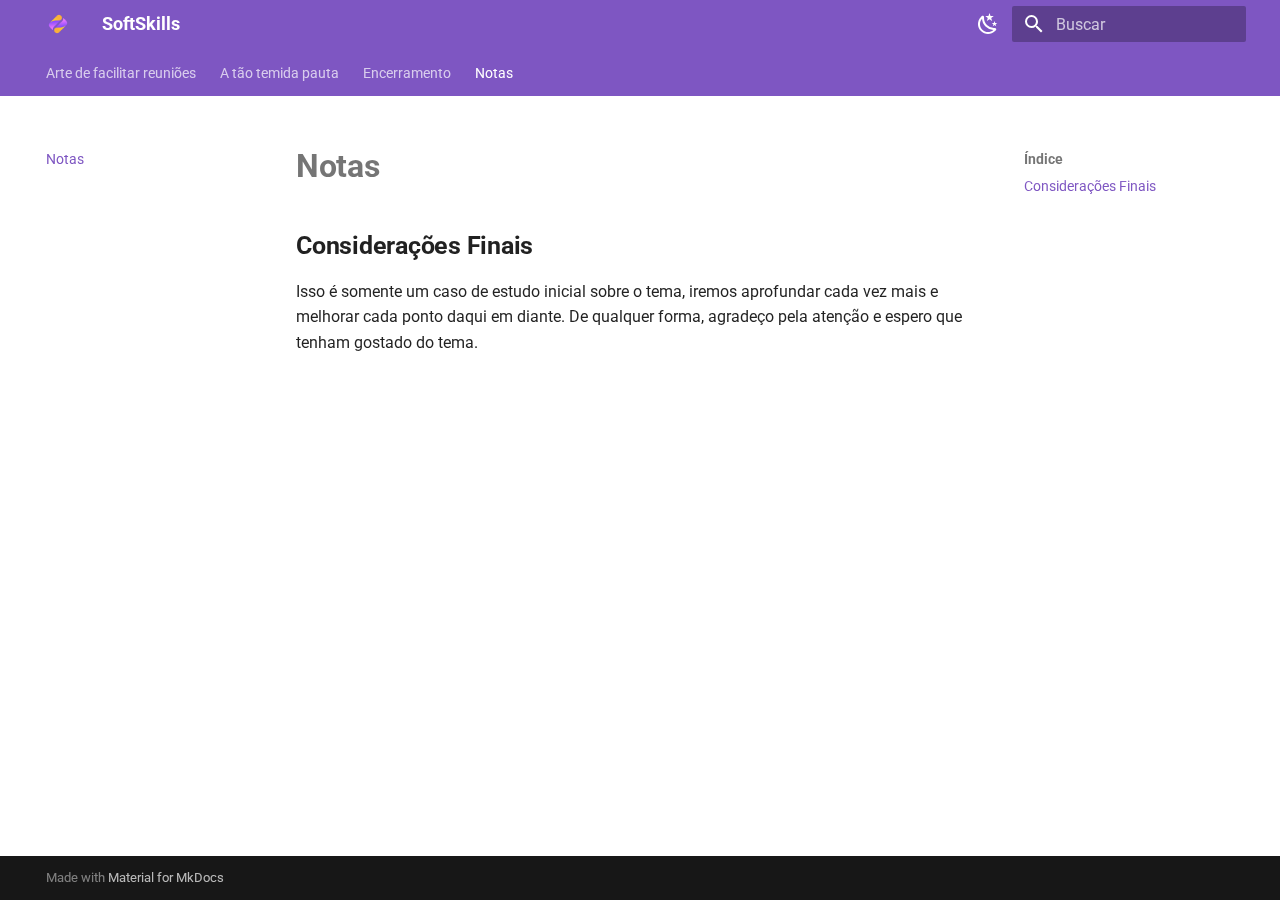
<file: notas/index.html>
<!doctype html>
<html lang="pt" class="no-js">
  <head>
    
      <meta charset="utf-8">
      <meta name="viewport" content="width=device-width,initial-scale=1">
      
        <meta name="description" content="Documentação SoftSkills">
      
      
        <meta name="author" content="Matheus Moraes">
      
      
        <link rel="canonical" href="https://MatheusMoraes.github.io/SoftSkills/notas/">
      
      
        <link rel="prev" href="../encerramento/">
      
      
      
      <link rel="icon" href="../images/favicon.png">
      <meta name="generator" content="mkdocs-1.6.1, mkdocs-material-9.6.22">
    
    
      
        <title>Notas - SoftSkills</title>
      
    
    
      <link rel="stylesheet" href="../assets/stylesheets/main.84d31ad4.min.css">
      
        
        <link rel="stylesheet" href="../assets/stylesheets/palette.06af60db.min.css">
      
      


    
    
      
    
    
      
        
        
        <link rel="preconnect" href="https://fonts.gstatic.com" crossorigin>
        <link rel="stylesheet" href="https://fonts.googleapis.com/css?family=Roboto:300,300i,400,400i,700,700i%7CJetBrains+Mono:400,400i,700,700i&display=fallback">
        <style>:root{--md-text-font:"Roboto";--md-code-font:"JetBrains Mono"}</style>
      
    
    
      <link rel="stylesheet" href="../styles/extra.css">
    
    <script>__md_scope=new URL("..",location),__md_hash=e=>[...e].reduce(((e,_)=>(e<<5)-e+_.charCodeAt(0)),0),__md_get=(e,_=localStorage,t=__md_scope)=>JSON.parse(_.getItem(t.pathname+"."+e)),__md_set=(e,_,t=localStorage,a=__md_scope)=>{try{t.setItem(a.pathname+"."+e,JSON.stringify(_))}catch(e){}}</script>
    
      

    
    
    
  </head>
  
  
    
    
      
    
    
    
    
    <body dir="ltr" data-md-color-scheme="default" data-md-color-primary="deep-purple" data-md-color-accent="lime">
  
    
    <input class="md-toggle" data-md-toggle="drawer" type="checkbox" id="__drawer" autocomplete="off">
    <input class="md-toggle" data-md-toggle="search" type="checkbox" id="__search" autocomplete="off">
    <label class="md-overlay" for="__drawer"></label>
    <div data-md-component="skip">
      
        
        <a href="#consideracoes-finais" class="md-skip">
          Ir para o conteúdo
        </a>
      
    </div>
    <div data-md-component="announce">
      
    </div>
    
    
      

<header class="md-header" data-md-component="header">
  <nav class="md-header__inner md-grid" aria-label="Cabeçalho">
    <a href=".." title="SoftSkills" class="md-header__button md-logo" aria-label="SoftSkills" data-md-component="logo">
      
  <img src="../images/favicon.png" alt="logo">

    </a>
    <label class="md-header__button md-icon" for="__drawer">
      
      <svg xmlns="http://www.w3.org/2000/svg" viewBox="0 0 24 24"><path d="M3 6h18v2H3zm0 5h18v2H3zm0 5h18v2H3z"/></svg>
    </label>
    <div class="md-header__title" data-md-component="header-title">
      <div class="md-header__ellipsis">
        <div class="md-header__topic">
          <span class="md-ellipsis">
            SoftSkills
          </span>
        </div>
        <div class="md-header__topic" data-md-component="header-topic">
          <span class="md-ellipsis">
            
              Notas
            
          </span>
        </div>
      </div>
    </div>
    
      
        <form class="md-header__option" data-md-component="palette">
  
    
    
    
    <input class="md-option" data-md-color-media="" data-md-color-scheme="default" data-md-color-primary="deep-purple" data-md-color-accent="lime"  aria-label="Modo escuro"  type="radio" name="__palette" id="__palette_0">
    
      <label class="md-header__button md-icon" title="Modo escuro" for="__palette_1" hidden>
        <svg xmlns="http://www.w3.org/2000/svg" viewBox="0 0 24 24"><path d="m17.75 4.09-2.53 1.94.91 3.06-2.63-1.81-2.63 1.81.91-3.06-2.53-1.94L12.44 4l1.06-3 1.06 3zm3.5 6.91-1.64 1.25.59 1.98-1.7-1.17-1.7 1.17.59-1.98L15.75 11l2.06-.05L18.5 9l.69 1.95zm-2.28 4.95c.83-.08 1.72 1.1 1.19 1.85-.32.45-.66.87-1.08 1.27C15.17 23 8.84 23 4.94 19.07c-3.91-3.9-3.91-10.24 0-14.14.4-.4.82-.76 1.27-1.08.75-.53 1.93.36 1.85 1.19-.27 2.86.69 5.83 2.89 8.02a9.96 9.96 0 0 0 8.02 2.89m-1.64 2.02a12.08 12.08 0 0 1-7.8-3.47c-2.17-2.19-3.33-5-3.49-7.82-2.81 3.14-2.7 7.96.31 10.98 3.02 3.01 7.84 3.12 10.98.31"/></svg>
      </label>
    
  
    
    
    
    <input class="md-option" data-md-color-media="" data-md-color-scheme="slate" data-md-color-primary="deep-purple" data-md-color-accent="lime"  aria-label="Modo claro"  type="radio" name="__palette" id="__palette_1">
    
      <label class="md-header__button md-icon" title="Modo claro" for="__palette_0" hidden>
        <svg xmlns="http://www.w3.org/2000/svg" viewBox="0 0 24 24"><path d="M12 7a5 5 0 0 1 5 5 5 5 0 0 1-5 5 5 5 0 0 1-5-5 5 5 0 0 1 5-5m0 2a3 3 0 0 0-3 3 3 3 0 0 0 3 3 3 3 0 0 0 3-3 3 3 0 0 0-3-3m0-7 2.39 3.42C13.65 5.15 12.84 5 12 5s-1.65.15-2.39.42zM3.34 7l4.16-.35A7.2 7.2 0 0 0 5.94 8.5c-.44.74-.69 1.5-.83 2.29zm.02 10 1.76-3.77a7.131 7.131 0 0 0 2.38 4.14zM20.65 7l-1.77 3.79a7.02 7.02 0 0 0-2.38-4.15zm-.01 10-4.14.36c.59-.51 1.12-1.14 1.54-1.86.42-.73.69-1.5.83-2.29zM12 22l-2.41-3.44c.74.27 1.55.44 2.41.44.82 0 1.63-.17 2.37-.44z"/></svg>
      </label>
    
  
</form>
      
    
    
      <script>var palette=__md_get("__palette");if(palette&&palette.color){if("(prefers-color-scheme)"===palette.color.media){var media=matchMedia("(prefers-color-scheme: light)"),input=document.querySelector(media.matches?"[data-md-color-media='(prefers-color-scheme: light)']":"[data-md-color-media='(prefers-color-scheme: dark)']");palette.color.media=input.getAttribute("data-md-color-media"),palette.color.scheme=input.getAttribute("data-md-color-scheme"),palette.color.primary=input.getAttribute("data-md-color-primary"),palette.color.accent=input.getAttribute("data-md-color-accent")}for(var[key,value]of Object.entries(palette.color))document.body.setAttribute("data-md-color-"+key,value)}</script>
    
    
    
      
      
        <label class="md-header__button md-icon" for="__search">
          
          <svg xmlns="http://www.w3.org/2000/svg" viewBox="0 0 24 24"><path d="M9.5 3A6.5 6.5 0 0 1 16 9.5c0 1.61-.59 3.09-1.56 4.23l.27.27h.79l5 5-1.5 1.5-5-5v-.79l-.27-.27A6.52 6.52 0 0 1 9.5 16 6.5 6.5 0 0 1 3 9.5 6.5 6.5 0 0 1 9.5 3m0 2C7 5 5 7 5 9.5S7 14 9.5 14 14 12 14 9.5 12 5 9.5 5"/></svg>
        </label>
        <div class="md-search" data-md-component="search" role="dialog">
  <label class="md-search__overlay" for="__search"></label>
  <div class="md-search__inner" role="search">
    <form class="md-search__form" name="search">
      <input type="text" class="md-search__input" name="query" aria-label="Buscar" placeholder="Buscar" autocapitalize="off" autocorrect="off" autocomplete="off" spellcheck="false" data-md-component="search-query" required>
      <label class="md-search__icon md-icon" for="__search">
        
        <svg xmlns="http://www.w3.org/2000/svg" viewBox="0 0 24 24"><path d="M9.5 3A6.5 6.5 0 0 1 16 9.5c0 1.61-.59 3.09-1.56 4.23l.27.27h.79l5 5-1.5 1.5-5-5v-.79l-.27-.27A6.52 6.52 0 0 1 9.5 16 6.5 6.5 0 0 1 3 9.5 6.5 6.5 0 0 1 9.5 3m0 2C7 5 5 7 5 9.5S7 14 9.5 14 14 12 14 9.5 12 5 9.5 5"/></svg>
        
        <svg xmlns="http://www.w3.org/2000/svg" viewBox="0 0 24 24"><path d="M20 11v2H8l5.5 5.5-1.42 1.42L4.16 12l7.92-7.92L13.5 5.5 8 11z"/></svg>
      </label>
      <nav class="md-search__options" aria-label="Pesquisar">
        
        <button type="reset" class="md-search__icon md-icon" title="Limpar" aria-label="Limpar" tabindex="-1">
          
          <svg xmlns="http://www.w3.org/2000/svg" viewBox="0 0 24 24"><path d="M19 6.41 17.59 5 12 10.59 6.41 5 5 6.41 10.59 12 5 17.59 6.41 19 12 13.41 17.59 19 19 17.59 13.41 12z"/></svg>
        </button>
      </nav>
      
        <div class="md-search__suggest" data-md-component="search-suggest"></div>
      
    </form>
    <div class="md-search__output">
      <div class="md-search__scrollwrap" tabindex="0" data-md-scrollfix>
        <div class="md-search-result" data-md-component="search-result">
          <div class="md-search-result__meta">
            Inicializando a pesquisa
          </div>
          <ol class="md-search-result__list" role="presentation"></ol>
        </div>
      </div>
    </div>
  </div>
</div>
      
    
    
  </nav>
  
</header>
    
    <div class="md-container" data-md-component="container">
      
      
        
          
            
<nav class="md-tabs" aria-label="Abas" data-md-component="tabs">
  <div class="md-grid">
    <ul class="md-tabs__list">
      
        
  
  
  
  
    <li class="md-tabs__item">
      <a href="../arte_de_facilitar_reunioes/" class="md-tabs__link">
        
  
  
    
  
  Arte de facilitar reuniões

      </a>
    </li>
  

      
        
  
  
  
  
    <li class="md-tabs__item">
      <a href="../a_tao_temida_pauta/" class="md-tabs__link">
        
  
  
    
  
  A tão temida pauta

      </a>
    </li>
  

      
        
  
  
  
  
    <li class="md-tabs__item">
      <a href="../encerramento/" class="md-tabs__link">
        
  
  
    
  
  Encerramento

      </a>
    </li>
  

      
        
  
  
  
    
  
  
    <li class="md-tabs__item md-tabs__item--active">
      <a href="./" class="md-tabs__link">
        
  
  
    
  
  Notas

      </a>
    </li>
  

      
    </ul>
  </div>
</nav>
          
        
      
      <main class="md-main" data-md-component="main">
        <div class="md-main__inner md-grid">
          
            
              
              <div class="md-sidebar md-sidebar--primary" data-md-component="sidebar" data-md-type="navigation" >
                <div class="md-sidebar__scrollwrap">
                  <div class="md-sidebar__inner">
                    


  


<nav class="md-nav md-nav--primary md-nav--lifted" aria-label="Navegação" data-md-level="0">
  <label class="md-nav__title" for="__drawer">
    <a href=".." title="SoftSkills" class="md-nav__button md-logo" aria-label="SoftSkills" data-md-component="logo">
      
  <img src="../images/favicon.png" alt="logo">

    </a>
    SoftSkills
  </label>
  
  <ul class="md-nav__list" data-md-scrollfix>
    
      
      
  
  
  
  
    <li class="md-nav__item">
      <a href="../arte_de_facilitar_reunioes/" class="md-nav__link">
        
  
  
  <span class="md-ellipsis">
    Arte de facilitar reuniões
    
  </span>
  

      </a>
    </li>
  

    
      
      
  
  
  
  
    <li class="md-nav__item">
      <a href="../a_tao_temida_pauta/" class="md-nav__link">
        
  
  
  <span class="md-ellipsis">
    A tão temida pauta
    
  </span>
  

      </a>
    </li>
  

    
      
      
  
  
  
  
    <li class="md-nav__item">
      <a href="../encerramento/" class="md-nav__link">
        
  
  
  <span class="md-ellipsis">
    Encerramento
    
  </span>
  

      </a>
    </li>
  

    
      
      
  
  
    
  
  
  
    <li class="md-nav__item md-nav__item--active">
      
      <input class="md-nav__toggle md-toggle" type="checkbox" id="__toc">
      
      
      
        <label class="md-nav__link md-nav__link--active" for="__toc">
          
  
  
  <span class="md-ellipsis">
    Notas
    
  </span>
  

          <span class="md-nav__icon md-icon"></span>
        </label>
      
      <a href="./" class="md-nav__link md-nav__link--active">
        
  
  
  <span class="md-ellipsis">
    Notas
    
  </span>
  

      </a>
      
        

<nav class="md-nav md-nav--secondary" aria-label="Índice">
  
  
  
  
    <label class="md-nav__title" for="__toc">
      <span class="md-nav__icon md-icon"></span>
      Índice
    </label>
    <ul class="md-nav__list" data-md-component="toc" data-md-scrollfix>
      
        <li class="md-nav__item">
  <a href="#consideracoes-finais" class="md-nav__link">
    <span class="md-ellipsis">
      Considerações Finais
    </span>
  </a>
  
</li>
      
    </ul>
  
</nav>
      
    </li>
  

    
  </ul>
</nav>
                  </div>
                </div>
              </div>
            
            
              
              <div class="md-sidebar md-sidebar--secondary" data-md-component="sidebar" data-md-type="toc" >
                <div class="md-sidebar__scrollwrap">
                  <div class="md-sidebar__inner">
                    

<nav class="md-nav md-nav--secondary" aria-label="Índice">
  
  
  
  
    <label class="md-nav__title" for="__toc">
      <span class="md-nav__icon md-icon"></span>
      Índice
    </label>
    <ul class="md-nav__list" data-md-component="toc" data-md-scrollfix>
      
        <li class="md-nav__item">
  <a href="#consideracoes-finais" class="md-nav__link">
    <span class="md-ellipsis">
      Considerações Finais
    </span>
  </a>
  
</li>
      
    </ul>
  
</nav>
                  </div>
                </div>
              </div>
            
          
          
            <div class="md-content" data-md-component="content">
              <article class="md-content__inner md-typeset">
                
                  



  <h1>Notas</h1>

<h2 id="consideracoes-finais">Considerações Finais<a class="headerlink" href="#consideracoes-finais" title="Permanent link">&para;</a></h2>
<p>Isso é somente um caso de estudo inicial sobre o tema, iremos aprofundar cada vez mais e melhorar cada ponto daqui em diante. De qualquer forma, agradeço pela atenção e espero que tenham gostado do tema.</p>












                
              </article>
            </div>
          
          
<script>var target=document.getElementById(location.hash.slice(1));target&&target.name&&(target.checked=target.name.startsWith("__tabbed_"))</script>
        </div>
        
          <button type="button" class="md-top md-icon" data-md-component="top" hidden>
  
  <svg xmlns="http://www.w3.org/2000/svg" viewBox="0 0 24 24"><path d="M13 20h-2V8l-5.5 5.5-1.42-1.42L12 4.16l7.92 7.92-1.42 1.42L13 8z"/></svg>
  Voltar ao topo
</button>
        
      </main>
      
        <footer class="md-footer">
  
  <div class="md-footer-meta md-typeset">
    <div class="md-footer-meta__inner md-grid">
      <div class="md-copyright">
  
  
    Made with
    <a href="https://squidfunk.github.io/mkdocs-material/" target="_blank" rel="noopener">
      Material for MkDocs
    </a>
  
</div>
      
    </div>
  </div>
</footer>
      
    </div>
    <div class="md-dialog" data-md-component="dialog">
      <div class="md-dialog__inner md-typeset"></div>
    </div>
    
    
    
      
      <script id="__config" type="application/json">{"base": "..", "features": ["navigation.tabs", "navigation.top", "search.suggest", "search.highlight", "content.code.copy"], "search": "../assets/javascripts/workers/search.973d3a69.min.js", "tags": null, "translations": {"clipboard.copied": "Copiado para \u00e1rea de transfer\u00eancia", "clipboard.copy": "Copiar para \u00e1rea de transfer\u00eancia", "search.result.more.one": "Mais 1 nesta p\u00e1gina", "search.result.more.other": "Mais # nesta p\u00e1gina", "search.result.none": "Nenhum resultado encontrado", "search.result.one": "1 resultado encontrado", "search.result.other": "# resultados encontrados", "search.result.placeholder": "Digite para iniciar a busca", "search.result.term.missing": "Ausente", "select.version": "Selecione a vers\u00e3o"}, "version": null}</script>
    
    
      <script src="../assets/javascripts/bundle.f55a23d4.min.js"></script>
      
    
  </body>
</html>
</file>
<file: styles/extra.css>
/* deixa blocos mais modernos */
.md-typeset .admonition {
  border-radius: 12px;
  padding: 14px;
}

/* títulos mais fortes */
.md-typeset h1, .md-typeset h2 {
  font-weight: 700;
}
</file>
<file: assets/stylesheets/main.84d31ad4.min.css>
@charset "UTF-8";html{-webkit-text-size-adjust:none;-moz-text-size-adjust:none;text-size-adjust:none;box-sizing:border-box}*,:after,:before{box-sizing:inherit}@media (prefers-reduced-motion){*,:after,:before{transition:none!important}}body{margin:0}a,button,input,label{-webkit-tap-highlight-color:transparent}a{color:inherit;text-decoration:none}hr{border:0;box-sizing:initial;display:block;height:.05rem;overflow:visible;padding:0}small{font-size:80%}sub,sup{line-height:1em}img{border-style:none}table{border-collapse:initial;border-spacing:0}td,th{font-weight:400;vertical-align:top}button{background:#0000;border:0;font-family:inherit;font-size:inherit;margin:0;padding:0}input{border:0;outline:none}:root{--md-primary-fg-color:#4051b5;--md-primary-fg-color--light:#5d6cc0;--md-primary-fg-color--dark:#303fa1;--md-primary-bg-color:#fff;--md-primary-bg-color--light:#ffffffb3;--md-accent-fg-color:#526cfe;--md-accent-fg-color--transparent:#526cfe1a;--md-accent-bg-color:#fff;--md-accent-bg-color--light:#ffffffb3}[data-md-color-scheme=default]{color-scheme:light}[data-md-color-scheme=default] img[src$="#gh-dark-mode-only"],[data-md-color-scheme=default] img[src$="#only-dark"]{display:none}:root,[data-md-color-scheme=default]{--md-hue:225deg;--md-default-fg-color:#000000de;--md-default-fg-color--light:#0000008a;--md-default-fg-color--lighter:#00000052;--md-default-fg-color--lightest:#00000012;--md-default-bg-color:#fff;--md-default-bg-color--light:#ffffffb3;--md-default-bg-color--lighter:#ffffff4d;--md-default-bg-color--lightest:#ffffff1f;--md-code-fg-color:#36464e;--md-code-bg-color:#f5f5f5;--md-code-hl-color:#4287ff;--md-code-hl-color--light:#4287ff1a;--md-code-hl-number-color:#d52a2a;--md-code-hl-special-color:#db1457;--md-code-hl-function-color:#a846b9;--md-code-hl-constant-color:#6e59d9;--md-code-hl-keyword-color:#3f6ec6;--md-code-hl-string-color:#1c7d4d;--md-code-hl-name-color:var(--md-code-fg-color);--md-code-hl-operator-color:var(--md-default-fg-color--light);--md-code-hl-punctuation-color:var(--md-default-fg-color--light);--md-code-hl-comment-color:var(--md-default-fg-color--light);--md-code-hl-generic-color:var(--md-default-fg-color--light);--md-code-hl-variable-color:var(--md-default-fg-color--light);--md-typeset-color:var(--md-default-fg-color);--md-typeset-a-color:var(--md-primary-fg-color);--md-typeset-del-color:#f5503d26;--md-typeset-ins-color:#0bd57026;--md-typeset-kbd-color:#fafafa;--md-typeset-kbd-accent-color:#fff;--md-typeset-kbd-border-color:#b8b8b8;--md-typeset-mark-color:#ffff0080;--md-typeset-table-color:#0000001f;--md-typeset-table-color--light:rgba(0,0,0,.035);--md-admonition-fg-color:var(--md-default-fg-color);--md-admonition-bg-color:var(--md-default-bg-color);--md-warning-fg-color:#000000de;--md-warning-bg-color:#ff9;--md-footer-fg-color:#fff;--md-footer-fg-color--light:#ffffffb3;--md-footer-fg-color--lighter:#ffffff73;--md-footer-bg-color:#000000de;--md-footer-bg-color--dark:#00000052;--md-shadow-z1:0 0.2rem 0.5rem #0000000d,0 0 0.05rem #0000001a;--md-shadow-z2:0 0.2rem 0.5rem #0000001a,0 0 0.05rem #00000040;--md-shadow-z3:0 0.2rem 0.5rem #0003,0 0 0.05rem #00000059}.md-icon svg{fill:currentcolor;display:block;height:1.2rem;width:1.2rem}body{-webkit-font-smoothing:antialiased;-moz-osx-font-smoothing:grayscale;--md-text-font-family:var(--md-text-font,_),-apple-system,BlinkMacSystemFont,Helvetica,Arial,sans-serif;--md-code-font-family:var(--md-code-font,_),SFMono-Regular,Consolas,Menlo,monospace}aside,body,input{font-feature-settings:"kern","liga";color:var(--md-typeset-color);font-family:var(--md-text-font-family)}code,kbd,pre{font-feature-settings:"kern";font-family:var(--md-code-font-family)}:root{--md-typeset-table-sort-icon:url('data:image/svg+xml;charset=utf-8,<svg xmlns="http://www.w3.org/2000/svg" viewBox="0 0 24 24"><path d="m18 21-4-4h3V7h-3l4-4 4 4h-3v10h3M2 19v-2h10v2M2 13v-2h7v2M2 7V5h4v2z"/></svg>');--md-typeset-table-sort-icon--asc:url('data:image/svg+xml;charset=utf-8,<svg xmlns="http://www.w3.org/2000/svg" viewBox="0 0 24 24"><path d="M19 17h3l-4 4-4-4h3V3h2M2 17h10v2H2M6 5v2H2V5m0 6h7v2H2z"/></svg>');--md-typeset-table-sort-icon--desc:url('data:image/svg+xml;charset=utf-8,<svg xmlns="http://www.w3.org/2000/svg" viewBox="0 0 24 24"><path d="M19 7h3l-4-4-4 4h3v14h2M2 17h10v2H2M6 5v2H2V5m0 6h7v2H2z"/></svg>')}.md-typeset{-webkit-print-color-adjust:exact;color-adjust:exact;font-size:.8rem;line-height:1.6;overflow-wrap:break-word}@media print{.md-typeset{font-size:.68rem}}.md-typeset blockquote,.md-typeset dl,.md-typeset figure,.md-typeset ol,.md-typeset pre,.md-typeset ul{margin-bottom:1em;margin-top:1em}.md-typeset h1{color:var(--md-default-fg-color--light);font-size:2em;line-height:1.3;margin:0 0 1.25em}.md-typeset h1,.md-typeset h2{font-weight:300;letter-spacing:-.01em}.md-typeset h2{font-size:1.5625em;line-height:1.4;margin:1.6em 0 .64em}.md-typeset h3{font-size:1.25em;font-weight:400;letter-spacing:-.01em;line-height:1.5;margin:1.6em 0 .8em}.md-typeset h2+h3{margin-top:.8em}.md-typeset h4{font-weight:700;letter-spacing:-.01em;margin:1em 0}.md-typeset h5,.md-typeset h6{color:var(--md-default-fg-color--light);font-size:.8em;font-weight:700;letter-spacing:-.01em;margin:1.25em 0}.md-typeset h5{text-transform:uppercase}.md-typeset h5 code{text-transform:none}.md-typeset hr{border-bottom:.05rem solid var(--md-default-fg-color--lightest);display:flow-root;margin:1.5em 0}.md-typeset a{color:var(--md-typeset-a-color);word-break:break-word}.md-typeset a,.md-typeset a:before{transition:color 125ms}.md-typeset a:focus,.md-typeset a:hover{color:var(--md-accent-fg-color)}.md-typeset a:focus code,.md-typeset a:hover code{background-color:var(--md-accent-fg-color--transparent)}.md-typeset a code{color:currentcolor;transition:background-color 125ms}.md-typeset a.focus-visible{outline-color:var(--md-accent-fg-color);outline-offset:.2rem}.md-typeset code,.md-typeset kbd,.md-typeset pre{color:var(--md-code-fg-color);direction:ltr;font-variant-ligatures:none}@media print{.md-typeset code,.md-typeset kbd,.md-typeset pre{white-space:pre-wrap}}.md-typeset code{background-color:var(--md-code-bg-color);border-radius:.1rem;-webkit-box-decoration-break:clone;box-decoration-break:clone;font-size:.85em;padding:0 .2941176471em;word-break:break-word}.md-typeset code:not(.focus-visible){-webkit-tap-highlight-color:transparent;outline:none}.md-typeset pre{display:flow-root;line-height:1.4;position:relative}.md-typeset pre>code{-webkit-box-decoration-break:slice;box-decoration-break:slice;box-shadow:none;display:block;margin:0;outline-color:var(--md-accent-fg-color);overflow:auto;padding:.7720588235em 1.1764705882em;scrollbar-color:var(--md-default-fg-color--lighter) #0000;scrollbar-width:thin;touch-action:auto;word-break:normal}.md-typeset pre>code:hover{scrollbar-color:var(--md-accent-fg-color) #0000}.md-typeset pre>code::-webkit-scrollbar{height:.2rem;width:.2rem}.md-typeset pre>code::-webkit-scrollbar-thumb{background-color:var(--md-default-fg-color--lighter)}.md-typeset pre>code::-webkit-scrollbar-thumb:hover{background-color:var(--md-accent-fg-color)}.md-typeset kbd{background-color:var(--md-typeset-kbd-color);border-radius:.1rem;box-shadow:0 .1rem 0 .05rem var(--md-typeset-kbd-border-color),0 .1rem 0 var(--md-typeset-kbd-border-color),0 -.1rem .2rem var(--md-typeset-kbd-accent-color) inset;color:var(--md-default-fg-color);display:inline-block;font-size:.75em;padding:0 .6666666667em;vertical-align:text-top;word-break:break-word}.md-typeset mark{background-color:var(--md-typeset-mark-color);-webkit-box-decoration-break:clone;box-decoration-break:clone;color:inherit;word-break:break-word}.md-typeset abbr{border-bottom:.05rem dotted var(--md-default-fg-color--light);cursor:help;text-decoration:none}.md-typeset small{opacity:.75}[dir=ltr] .md-typeset sub,[dir=ltr] .md-typeset sup{margin-left:.078125em}[dir=rtl] .md-typeset sub,[dir=rtl] .md-typeset sup{margin-right:.078125em}[dir=ltr] .md-typeset blockquote{padding-left:.6rem}[dir=rtl] .md-typeset blockquote{padding-right:.6rem}[dir=ltr] .md-typeset blockquote{border-left:.2rem solid var(--md-default-fg-color--lighter)}[dir=rtl] .md-typeset blockquote{border-right:.2rem solid var(--md-default-fg-color--lighter)}.md-typeset blockquote{color:var(--md-default-fg-color--light);margin-left:0;margin-right:0}.md-typeset ul{list-style-type:disc}.md-typeset ul[type]{list-style-type:revert-layer}[dir=ltr] .md-typeset ol,[dir=ltr] .md-typeset ul{margin-left:.625em}[dir=rtl] .md-typeset ol,[dir=rtl] .md-typeset ul{margin-right:.625em}.md-typeset ol,.md-typeset ul{padding:0}.md-typeset ol:not([hidden]),.md-typeset ul:not([hidden]){display:flow-root}.md-typeset ol ol,.md-typeset ul ol{list-style-type:lower-alpha}.md-typeset ol ol ol,.md-typeset ul ol ol{list-style-type:lower-roman}.md-typeset ol ol ol ol,.md-typeset ul ol ol ol{list-style-type:upper-alpha}.md-typeset ol ol ol ol ol,.md-typeset ul ol ol ol ol{list-style-type:upper-roman}.md-typeset ol[type],.md-typeset ul[type]{list-style-type:revert-layer}[dir=ltr] .md-typeset ol li,[dir=ltr] .md-typeset ul li{margin-left:1.25em}[dir=rtl] .md-typeset ol li,[dir=rtl] .md-typeset ul li{margin-right:1.25em}.md-typeset ol li,.md-typeset ul li{margin-bottom:.5em}.md-typeset ol li blockquote,.md-typeset ol li p,.md-typeset ul li blockquote,.md-typeset ul li p{margin:.5em 0}.md-typeset ol li:last-child,.md-typeset ul li:last-child{margin-bottom:0}[dir=ltr] .md-typeset ol li ol,[dir=ltr] .md-typeset ol li ul,[dir=ltr] .md-typeset ul li ol,[dir=ltr] .md-typeset ul li ul{margin-left:.625em}[dir=rtl] .md-typeset ol li ol,[dir=rtl] .md-typeset ol li ul,[dir=rtl] .md-typeset ul li ol,[dir=rtl] .md-typeset ul li ul{margin-right:.625em}.md-typeset ol li ol,.md-typeset ol li ul,.md-typeset ul li ol,.md-typeset ul li ul{margin-bottom:.5em;margin-top:.5em}[dir=ltr] .md-typeset dd{margin-left:1.875em}[dir=rtl] .md-typeset dd{margin-right:1.875em}.md-typeset dd{margin-bottom:1.5em;margin-top:1em}.md-typeset img,.md-typeset svg,.md-typeset video{height:auto;max-width:100%}.md-typeset img[align=left]{margin:1em 1em 1em 0}.md-typeset img[align=right]{margin:1em 0 1em 1em}.md-typeset img[align]:only-child{margin-top:0}.md-typeset figure{display:flow-root;margin:1em auto;max-width:100%;text-align:center;width:fit-content}.md-typeset figure img{display:block;margin:0 auto}.md-typeset figcaption{font-style:italic;margin:1em auto;max-width:24rem}.md-typeset iframe{max-width:100%}.md-typeset table:not([class]){background-color:var(--md-default-bg-color);border:.05rem solid var(--md-typeset-table-color);border-radius:.1rem;display:inline-block;font-size:.64rem;max-width:100%;overflow:auto;touch-action:auto}@media print{.md-typeset table:not([class]){display:table}}.md-typeset table:not([class])+*{margin-top:1.5em}.md-typeset table:not([class]) td>:first-child,.md-typeset table:not([class]) th>:first-child{margin-top:0}.md-typeset table:not([class]) td>:last-child,.md-typeset table:not([class]) th>:last-child{margin-bottom:0}.md-typeset table:not([class]) td:not([align]),.md-typeset table:not([class]) th:not([align]){text-align:left}[dir=rtl] .md-typeset table:not([class]) td:not([align]),[dir=rtl] .md-typeset table:not([class]) th:not([align]){text-align:right}.md-typeset table:not([class]) th{font-weight:700;min-width:5rem;padding:.9375em 1.25em;vertical-align:top}.md-typeset table:not([class]) td{border-top:.05rem solid var(--md-typeset-table-color);padding:.9375em 1.25em;vertical-align:top}.md-typeset table:not([class]) tbody tr{transition:background-color 125ms}.md-typeset table:not([class]) tbody tr:hover{background-color:var(--md-typeset-table-color--light);box-shadow:0 .05rem 0 var(--md-default-bg-color) inset}.md-typeset table:not([class]) a{word-break:normal}.md-typeset table th[role=columnheader]{cursor:pointer}[dir=ltr] .md-typeset table th[role=columnheader]:after{margin-left:.5em}[dir=rtl] .md-typeset table th[role=columnheader]:after{margin-right:.5em}.md-typeset table th[role=columnheader]:after{content:"";display:inline-block;height:1.2em;-webkit-mask-image:var(--md-typeset-table-sort-icon);mask-image:var(--md-typeset-table-sort-icon);-webkit-mask-repeat:no-repeat;mask-repeat:no-repeat;-webkit-mask-size:contain;mask-size:contain;transition:background-color 125ms;vertical-align:text-bottom;width:1.2em}.md-typeset table th[role=columnheader]:hover:after{background-color:var(--md-default-fg-color--lighter)}.md-typeset table th[role=columnheader][aria-sort=ascending]:after{background-color:var(--md-default-fg-color--light);-webkit-mask-image:var(--md-typeset-table-sort-icon--asc);mask-image:var(--md-typeset-table-sort-icon--asc)}.md-typeset table th[role=columnheader][aria-sort=descending]:after{background-color:var(--md-default-fg-color--light);-webkit-mask-image:var(--md-typeset-table-sort-icon--desc);mask-image:var(--md-typeset-table-sort-icon--desc)}.md-typeset__scrollwrap{margin:1em -.8rem;overflow-x:auto;touch-action:auto}.md-typeset__table{display:inline-block;margin-bottom:.5em;padding:0 .8rem}@media print{.md-typeset__table{display:block}}html .md-typeset__table table{display:table;margin:0;overflow:hidden;width:100%}@media screen and (max-width:44.984375em){.md-content__inner>pre{margin:1em -.8rem}.md-content__inner>pre code{border-radius:0}}.md-typeset .md-author{border-radius:100%;display:block;flex-shrink:0;height:1.6rem;overflow:hidden;position:relative;transition:color 125ms,transform 125ms;width:1.6rem}.md-typeset .md-author img{display:block}.md-typeset .md-author--more{background:var(--md-default-fg-color--lightest);color:var(--md-default-fg-color--lighter);font-size:.6rem;font-weight:700;line-height:1.6rem;text-align:center}.md-typeset .md-author--long{height:2.4rem;width:2.4rem}.md-typeset a.md-author{transform:scale(1)}.md-typeset a.md-author img{border-radius:100%;filter:grayscale(100%) opacity(75%);transition:filter 125ms}.md-typeset a.md-author:focus,.md-typeset a.md-author:hover{transform:scale(1.1);z-index:1}.md-typeset a.md-author:focus img,.md-typeset a.md-author:hover img{filter:grayscale(0)}.md-banner{background-color:var(--md-footer-bg-color);color:var(--md-footer-fg-color);overflow:auto}@media print{.md-banner{display:none}}.md-banner--warning{background-color:var(--md-warning-bg-color);color:var(--md-warning-fg-color)}.md-banner__inner{font-size:.7rem;margin:.6rem auto;padding:0 .8rem}[dir=ltr] .md-banner__button{float:right}[dir=rtl] .md-banner__button{float:left}.md-banner__button{color:inherit;cursor:pointer;transition:opacity .25s}.no-js .md-banner__button{display:none}.md-banner__button:hover{opacity:.7}html{font-size:125%;height:100%;overflow-x:hidden}@media screen and (min-width:100em){html{font-size:137.5%}}@media screen and (min-width:125em){html{font-size:150%}}body{background-color:var(--md-default-bg-color);display:flex;flex-direction:column;font-size:.5rem;min-height:100%;position:relative;width:100%}@media print{body{display:block}}@media screen and (max-width:59.984375em){body[data-md-scrolllock]{position:fixed}}.md-grid{margin-left:auto;margin-right:auto;max-width:61rem}.md-container{display:flex;flex-direction:column;flex-grow:1}@media print{.md-container{display:block}}.md-main{flex-grow:1}.md-main__inner{display:flex;height:100%;margin-top:1.5rem}.md-ellipsis{overflow:hidden;text-overflow:ellipsis}.md-toggle{display:none}.md-option{height:0;opacity:0;position:absolute;width:0}.md-option:checked+label:not([hidden]){display:block}.md-option.focus-visible+label{outline-color:var(--md-accent-fg-color);outline-style:auto}.md-skip{background-color:var(--md-default-fg-color);border-radius:.1rem;color:var(--md-default-bg-color);font-size:.64rem;margin:.5rem;opacity:0;outline-color:var(--md-accent-fg-color);padding:.3rem .5rem;position:fixed;transform:translateY(.4rem);z-index:-1}.md-skip:focus{opacity:1;transform:translateY(0);transition:transform .25s cubic-bezier(.4,0,.2,1),opacity 175ms 75ms;z-index:10}@page{margin:25mm}:root{--md-clipboard-icon:url('data:image/svg+xml;charset=utf-8,<svg xmlns="http://www.w3.org/2000/svg" viewBox="0 0 24 24"><path d="M19 21H8V7h11m0-2H8a2 2 0 0 0-2 2v14a2 2 0 0 0 2 2h11a2 2 0 0 0 2-2V7a2 2 0 0 0-2-2m-3-4H4a2 2 0 0 0-2 2v14h2V3h12z"/></svg>')}.md-clipboard{border-radius:.1rem;color:var(--md-default-fg-color--lightest);cursor:pointer;height:1.5em;outline-color:var(--md-accent-fg-color);outline-offset:.1rem;position:absolute;right:.5em;top:.5em;transition:color .25s;width:1.5em;z-index:1}@media print{.md-clipboard{display:none}}.md-clipboard:not(.focus-visible){-webkit-tap-highlight-color:transparent;outline:none}:hover>.md-clipboard{color:var(--md-default-fg-color--light)}.md-clipboard:focus,.md-clipboard:hover{color:var(--md-accent-fg-color)}.md-clipboard:after{background-color:currentcolor;content:"";display:block;height:1.125em;margin:0 auto;-webkit-mask-image:var(--md-clipboard-icon);mask-image:var(--md-clipboard-icon);-webkit-mask-position:center;mask-position:center;-webkit-mask-repeat:no-repeat;mask-repeat:no-repeat;-webkit-mask-size:contain;mask-size:contain;width:1.125em}.md-clipboard--inline{cursor:pointer}.md-clipboard--inline code{transition:color .25s,background-color .25s}.md-clipboard--inline:focus code,.md-clipboard--inline:hover code{background-color:var(--md-accent-fg-color--transparent);color:var(--md-accent-fg-color)}.md-typeset .md-code__content{display:grid}@keyframes consent{0%{opacity:0;transform:translateY(100%)}to{opacity:1;transform:translateY(0)}}@keyframes overlay{0%{opacity:0}to{opacity:1}}.md-consent__overlay{animation:overlay .25s both;-webkit-backdrop-filter:blur(.1rem);backdrop-filter:blur(.1rem);background-color:#0000008a;height:100%;opacity:1;position:fixed;top:0;width:100%;z-index:5}.md-consent__inner{animation:consent .5s cubic-bezier(.1,.7,.1,1) both;background-color:var(--md-default-bg-color);border:0;border-radius:.1rem;bottom:0;box-shadow:0 0 .2rem #0000001a,0 .2rem .4rem #0003;max-height:100%;overflow:auto;padding:0;position:fixed;width:100%;z-index:5}.md-consent__form{padding:.8rem}.md-consent__settings{display:none;margin:1em 0}input:checked+.md-consent__settings{display:block}.md-consent__controls{margin-bottom:.8rem}.md-typeset .md-consent__controls .md-button{display:inline}@media screen and (max-width:44.984375em){.md-typeset .md-consent__controls .md-button{display:block;margin-top:.4rem;text-align:center;width:100%}}.md-consent label{cursor:pointer}.md-content{flex-grow:1;min-width:0}.md-content__inner{margin:0 .8rem 1.2rem;padding-top:.6rem}@media screen and (min-width:76.25em){[dir=ltr] .md-sidebar--primary:not([hidden])~.md-content>.md-content__inner{margin-left:1.2rem}[dir=ltr] .md-sidebar--secondary:not([hidden])~.md-content>.md-content__inner,[dir=rtl] .md-sidebar--primary:not([hidden])~.md-content>.md-content__inner{margin-right:1.2rem}[dir=rtl] .md-sidebar--secondary:not([hidden])~.md-content>.md-content__inner{margin-left:1.2rem}}.md-content__inner:before{content:"";display:block;height:.4rem}.md-content__inner>:last-child{margin-bottom:0}[dir=ltr] .md-content__button{float:right}[dir=rtl] .md-content__button{float:left}[dir=ltr] .md-content__button{margin-left:.4rem}[dir=rtl] .md-content__button{margin-right:.4rem}.md-content__button{margin:.4rem 0;padding:0}@media print{.md-content__button{display:none}}.md-typeset .md-content__button{color:var(--md-default-fg-color--lighter)}.md-content__button svg{display:inline;vertical-align:top}[dir=rtl] .md-content__button svg{transform:scaleX(-1)}[dir=ltr] .md-dialog{right:.8rem}[dir=rtl] .md-dialog{left:.8rem}.md-dialog{background-color:var(--md-default-fg-color);border-radius:.1rem;bottom:.8rem;box-shadow:var(--md-shadow-z3);min-width:11.1rem;opacity:0;padding:.4rem .6rem;pointer-events:none;position:fixed;transform:translateY(100%);transition:transform 0ms .4s,opacity .4s;z-index:4}@media print{.md-dialog{display:none}}.md-dialog--active{opacity:1;pointer-events:auto;transform:translateY(0);transition:transform .4s cubic-bezier(.075,.85,.175,1),opacity .4s}.md-dialog__inner{color:var(--md-default-bg-color);font-size:.7rem}.md-feedback{margin:2em 0 1em;text-align:center}.md-feedback fieldset{border:none;margin:0;padding:0}.md-feedback__title{font-weight:700;margin:1em auto}.md-feedback__inner{position:relative}.md-feedback__list{display:flex;flex-wrap:wrap;place-content:baseline center;position:relative}.md-feedback__list:hover .md-icon:not(:disabled){color:var(--md-default-fg-color--lighter)}:disabled .md-feedback__list{min-height:1.8rem}.md-feedback__icon{color:var(--md-default-fg-color--light);cursor:pointer;flex-shrink:0;margin:0 .1rem;transition:color 125ms}.md-feedback__icon:not(:disabled).md-icon:hover{color:var(--md-accent-fg-color)}.md-feedback__icon:disabled{color:var(--md-default-fg-color--lightest);pointer-events:none}.md-feedback__note{opacity:0;position:relative;transform:translateY(.4rem);transition:transform .4s cubic-bezier(.1,.7,.1,1),opacity .15s}.md-feedback__note>*{margin:0 auto;max-width:16rem}:disabled .md-feedback__note{opacity:1;transform:translateY(0)}@media print{.md-feedback{display:none}}.md-footer{background-color:var(--md-footer-bg-color);color:var(--md-footer-fg-color)}@media print{.md-footer{display:none}}.md-footer__inner{justify-content:space-between;overflow:auto;padding:.2rem}.md-footer__inner:not([hidden]){display:flex}.md-footer__link{align-items:end;display:flex;flex-grow:0.01;margin-bottom:.4rem;margin-top:1rem;max-width:100%;outline-color:var(--md-accent-fg-color);overflow:hidden;transition:opacity .25s}.md-footer__link:focus,.md-footer__link:hover{opacity:.7}[dir=rtl] .md-footer__link svg{transform:scaleX(-1)}@media screen and (max-width:44.984375em){.md-footer__link--prev{flex-shrink:0}.md-footer__link--prev .md-footer__title{display:none}}[dir=ltr] .md-footer__link--next{margin-left:auto}[dir=rtl] .md-footer__link--next{margin-right:auto}.md-footer__link--next{text-align:right}[dir=rtl] .md-footer__link--next{text-align:left}.md-footer__title{flex-grow:1;font-size:.9rem;margin-bottom:.7rem;max-width:calc(100% - 2.4rem);padding:0 1rem;white-space:nowrap}.md-footer__button{margin:.2rem;padding:.4rem}.md-footer__direction{font-size:.64rem;opacity:.7}.md-footer-meta{background-color:var(--md-footer-bg-color--dark)}.md-footer-meta__inner{display:flex;flex-wrap:wrap;justify-content:space-between;padding:.2rem}html .md-footer-meta.md-typeset a{color:var(--md-footer-fg-color--light)}html .md-footer-meta.md-typeset a:focus,html .md-footer-meta.md-typeset a:hover{color:var(--md-footer-fg-color)}.md-copyright{color:var(--md-footer-fg-color--lighter);font-size:.64rem;margin:auto .6rem;padding:.4rem 0;width:100%}@media screen and (min-width:45em){.md-copyright{width:auto}}.md-copyright__highlight{color:var(--md-footer-fg-color--light)}.md-social{display:inline-flex;gap:.2rem;margin:0 .4rem;padding:.2rem 0 .6rem}@media screen and (min-width:45em){.md-social{padding:.6rem 0}}.md-social__link{display:inline-block;height:1.6rem;text-align:center;width:1.6rem}.md-social__link:before{line-height:1.9}.md-social__link svg{fill:currentcolor;max-height:.8rem;vertical-align:-25%}.md-typeset .md-button{border:.1rem solid;border-radius:.1rem;color:var(--md-primary-fg-color);cursor:pointer;display:inline-block;font-weight:700;padding:.625em 2em;transition:color 125ms,background-color 125ms,border-color 125ms}.md-typeset .md-button--primary{background-color:var(--md-primary-fg-color);border-color:var(--md-primary-fg-color);color:var(--md-primary-bg-color)}.md-typeset .md-button:focus,.md-typeset .md-button:hover{background-color:var(--md-accent-fg-color);border-color:var(--md-accent-fg-color);color:var(--md-accent-bg-color)}[dir=ltr] .md-typeset .md-input{border-top-left-radius:.1rem}[dir=ltr] .md-typeset .md-input,[dir=rtl] .md-typeset .md-input{border-top-right-radius:.1rem}[dir=rtl] .md-typeset .md-input{border-top-left-radius:.1rem}.md-typeset .md-input{border-bottom:.1rem solid var(--md-default-fg-color--lighter);box-shadow:var(--md-shadow-z1);font-size:.8rem;height:1.8rem;padding:0 .6rem;transition:border .25s,box-shadow .25s}.md-typeset .md-input:focus,.md-typeset .md-input:hover{border-bottom-color:var(--md-accent-fg-color);box-shadow:var(--md-shadow-z2)}.md-typeset .md-input--stretch{width:100%}.md-header{background-color:var(--md-primary-fg-color);box-shadow:0 0 .2rem #0000,0 .2rem .4rem #0000;color:var(--md-primary-bg-color);display:block;left:0;position:sticky;right:0;top:0;z-index:4}@media print{.md-header{display:none}}.md-header[hidden]{transform:translateY(-100%);transition:transform .25s cubic-bezier(.8,0,.6,1),box-shadow .25s}.md-header--shadow{box-shadow:0 0 .2rem #0000001a,0 .2rem .4rem #0003;transition:transform .25s cubic-bezier(.1,.7,.1,1),box-shadow .25s}.md-header__inner{align-items:center;display:flex;padding:0 .2rem}.md-header__button{color:currentcolor;cursor:pointer;margin:.2rem;outline-color:var(--md-accent-fg-color);padding:.4rem;position:relative;transition:opacity .25s;vertical-align:middle;z-index:1}.md-header__button:hover{opacity:.7}.md-header__button:not([hidden]){display:inline-block}.md-header__button:not(.focus-visible){-webkit-tap-highlight-color:transparent;outline:none}.md-header__button.md-logo{margin:.2rem;padding:.4rem}@media screen and (max-width:76.234375em){.md-header__button.md-logo{display:none}}.md-header__button.md-logo img,.md-header__button.md-logo svg{fill:currentcolor;display:block;height:1.2rem;width:auto}@media screen and (min-width:60em){.md-header__button[for=__search]{display:none}}.no-js .md-header__button[for=__search]{display:none}[dir=rtl] .md-header__button[for=__search] svg{transform:scaleX(-1)}@media screen and (min-width:76.25em){.md-header__button[for=__drawer]{display:none}}.md-header__topic{display:flex;max-width:100%;position:absolute;transition:transform .4s cubic-bezier(.1,.7,.1,1),opacity .15s;white-space:nowrap}.md-header__topic+.md-header__topic{opacity:0;pointer-events:none;transform:translateX(1.25rem);transition:transform .4s cubic-bezier(1,.7,.1,.1),opacity .15s;z-index:-1}[dir=rtl] .md-header__topic+.md-header__topic{transform:translateX(-1.25rem)}.md-header__topic:first-child{font-weight:700}[dir=ltr] .md-header__title{margin-left:1rem;margin-right:.4rem}[dir=rtl] .md-header__title{margin-left:.4rem;margin-right:1rem}.md-header__title{flex-grow:1;font-size:.9rem;height:2.4rem;line-height:2.4rem}.md-header__title--active .md-header__topic{opacity:0;pointer-events:none;transform:translateX(-1.25rem);transition:transform .4s cubic-bezier(1,.7,.1,.1),opacity .15s;z-index:-1}[dir=rtl] .md-header__title--active .md-header__topic{transform:translateX(1.25rem)}.md-header__title--active .md-header__topic+.md-header__topic{opacity:1;pointer-events:auto;transform:translateX(0);transition:transform .4s cubic-bezier(.1,.7,.1,1),opacity .15s;z-index:0}.md-header__title>.md-header__ellipsis{height:100%;position:relative;width:100%}.md-header__option{display:flex;flex-shrink:0;max-width:100%;transition:max-width 0ms .25s,opacity .25s .25s;white-space:nowrap}[data-md-toggle=search]:checked~.md-header .md-header__option{max-width:0;opacity:0;transition:max-width 0ms,opacity 0ms}.md-header__option>input{bottom:0}.md-header__source{display:none}@media screen and (min-width:60em){[dir=ltr] .md-header__source{margin-left:1rem}[dir=rtl] .md-header__source{margin-right:1rem}.md-header__source{display:block;max-width:11.7rem;width:11.7rem}}@media screen and (min-width:76.25em){[dir=ltr] .md-header__source{margin-left:1.4rem}[dir=rtl] .md-header__source{margin-right:1.4rem}}.md-meta{color:var(--md-default-fg-color--light);font-size:.7rem;line-height:1.3}.md-meta__list{display:inline-flex;flex-wrap:wrap;list-style:none;margin:0;padding:0}.md-meta__item:not(:last-child):after{content:"·";margin-left:.2rem;margin-right:.2rem}.md-meta__link{color:var(--md-typeset-a-color)}.md-meta__link:focus,.md-meta__link:hover{color:var(--md-accent-fg-color)}.md-draft{background-color:#ff1744;border-radius:.125em;color:#fff;display:inline-block;font-weight:700;padding-left:.5714285714em;padding-right:.5714285714em}:root{--md-nav-icon--prev:url('data:image/svg+xml;charset=utf-8,<svg xmlns="http://www.w3.org/2000/svg" viewBox="0 0 24 24"><path d="M20 11v2H8l5.5 5.5-1.42 1.42L4.16 12l7.92-7.92L13.5 5.5 8 11z"/></svg>');--md-nav-icon--next:url('data:image/svg+xml;charset=utf-8,<svg xmlns="http://www.w3.org/2000/svg" viewBox="0 0 24 24"><path d="M8.59 16.58 13.17 12 8.59 7.41 10 6l6 6-6 6z"/></svg>');--md-toc-icon:url('data:image/svg+xml;charset=utf-8,<svg xmlns="http://www.w3.org/2000/svg" viewBox="0 0 24 24"><path d="M3 9h14V7H3zm0 4h14v-2H3zm0 4h14v-2H3zm16 0h2v-2h-2zm0-10v2h2V7zm0 6h2v-2h-2z"/></svg>')}.md-nav{font-size:.7rem;line-height:1.3}.md-nav__title{color:var(--md-default-fg-color--light);display:block;font-weight:700;overflow:hidden;padding:0 .6rem;text-overflow:ellipsis}.md-nav__title .md-nav__button{display:none}.md-nav__title .md-nav__button img{height:100%;width:auto}.md-nav__title .md-nav__button.md-logo img,.md-nav__title .md-nav__button.md-logo svg{fill:currentcolor;display:block;height:2.4rem;max-width:100%;object-fit:contain;width:auto}.md-nav__list{list-style:none;margin:0;padding:0}.md-nav__link{align-items:flex-start;display:flex;gap:.4rem;margin-top:.625em;scroll-snap-align:start;transition:color 125ms}.md-nav__link--passed{color:var(--md-default-fg-color--light)}.md-nav__item .md-nav__link--active,.md-nav__item .md-nav__link--active code{color:var(--md-typeset-a-color)}.md-nav__link .md-ellipsis{position:relative}[dir=ltr] .md-nav__link .md-icon:last-child{margin-left:auto}[dir=rtl] .md-nav__link .md-icon:last-child{margin-right:auto}.md-nav__link svg{fill:currentcolor;flex-shrink:0;height:1.3em;position:relative}.md-nav__link[for]:focus,.md-nav__link[for]:hover,.md-nav__link[href]:focus,.md-nav__link[href]:hover{color:var(--md-accent-fg-color);cursor:pointer}.md-nav__link.focus-visible{outline-color:var(--md-accent-fg-color);outline-offset:.2rem}.md-nav--primary .md-nav__link[for=__toc]{display:none}.md-nav--primary .md-nav__link[for=__toc] .md-icon:after{background-color:currentcolor;display:block;height:100%;-webkit-mask-image:var(--md-toc-icon);mask-image:var(--md-toc-icon);width:100%}.md-nav--primary .md-nav__link[for=__toc]~.md-nav{display:none}.md-nav__container>.md-nav__link{margin-top:0}.md-nav__container>.md-nav__link:first-child{flex-grow:1;min-width:0}.md-nav__icon{flex-shrink:0}.md-nav__source{display:none}@media screen and (max-width:76.234375em){.md-nav--primary,.md-nav--primary .md-nav{background-color:var(--md-default-bg-color);display:flex;flex-direction:column;height:100%;left:0;position:absolute;right:0;top:0;z-index:1}.md-nav--primary .md-nav__item,.md-nav--primary .md-nav__title{font-size:.8rem;line-height:1.5}.md-nav--primary .md-nav__title{background-color:var(--md-default-fg-color--lightest);color:var(--md-default-fg-color--light);cursor:pointer;height:5.6rem;line-height:2.4rem;padding:3rem .8rem .2rem;position:relative;white-space:nowrap}[dir=ltr] .md-nav--primary .md-nav__title .md-nav__icon{left:.4rem}[dir=rtl] .md-nav--primary .md-nav__title .md-nav__icon{right:.4rem}.md-nav--primary .md-nav__title .md-nav__icon{display:block;height:1.2rem;margin:.2rem;position:absolute;top:.4rem;width:1.2rem}.md-nav--primary .md-nav__title .md-nav__icon:after{background-color:currentcolor;content:"";display:block;height:100%;-webkit-mask-image:var(--md-nav-icon--prev);mask-image:var(--md-nav-icon--prev);-webkit-mask-position:center;mask-position:center;-webkit-mask-repeat:no-repeat;mask-repeat:no-repeat;-webkit-mask-size:contain;mask-size:contain;width:100%}.md-nav--primary .md-nav__title~.md-nav__list{background-color:var(--md-default-bg-color);box-shadow:0 .05rem 0 var(--md-default-fg-color--lightest) inset;overflow-y:auto;scroll-snap-type:y mandatory;touch-action:pan-y}.md-nav--primary .md-nav__title~.md-nav__list>:first-child{border-top:0}.md-nav--primary .md-nav__title[for=__drawer]{background-color:var(--md-primary-fg-color);color:var(--md-primary-bg-color);font-weight:700}.md-nav--primary .md-nav__title .md-logo{display:block;left:.2rem;margin:.2rem;padding:.4rem;position:absolute;right:.2rem;top:.2rem}.md-nav--primary .md-nav__list{flex:1}.md-nav--primary .md-nav__item{border-top:.05rem solid var(--md-default-fg-color--lightest)}.md-nav--primary .md-nav__item--active>.md-nav__link{color:var(--md-typeset-a-color)}.md-nav--primary .md-nav__item--active>.md-nav__link:focus,.md-nav--primary .md-nav__item--active>.md-nav__link:hover{color:var(--md-accent-fg-color)}.md-nav--primary .md-nav__link{margin-top:0;padding:.6rem .8rem}.md-nav--primary .md-nav__link svg{margin-top:.1em}.md-nav--primary .md-nav__link>.md-nav__link{padding:0}[dir=ltr] .md-nav--primary .md-nav__link .md-nav__icon{margin-right:-.2rem}[dir=rtl] .md-nav--primary .md-nav__link .md-nav__icon{margin-left:-.2rem}.md-nav--primary .md-nav__link .md-nav__icon{font-size:1.2rem;height:1.2rem;width:1.2rem}.md-nav--primary .md-nav__link .md-nav__icon:after{background-color:currentcolor;content:"";display:block;height:100%;-webkit-mask-image:var(--md-nav-icon--next);mask-image:var(--md-nav-icon--next);-webkit-mask-position:center;mask-position:center;-webkit-mask-repeat:no-repeat;mask-repeat:no-repeat;-webkit-mask-size:contain;mask-size:contain;width:100%}[dir=rtl] .md-nav--primary .md-nav__icon:after{transform:scale(-1)}.md-nav--primary .md-nav--secondary .md-nav{background-color:initial;position:static}[dir=ltr] .md-nav--primary .md-nav--secondary .md-nav .md-nav__link{padding-left:1.4rem}[dir=rtl] .md-nav--primary .md-nav--secondary .md-nav .md-nav__link{padding-right:1.4rem}[dir=ltr] .md-nav--primary .md-nav--secondary .md-nav .md-nav .md-nav__link{padding-left:2rem}[dir=rtl] .md-nav--primary .md-nav--secondary .md-nav .md-nav .md-nav__link{padding-right:2rem}[dir=ltr] .md-nav--primary .md-nav--secondary .md-nav .md-nav .md-nav .md-nav__link{padding-left:2.6rem}[dir=rtl] .md-nav--primary .md-nav--secondary .md-nav .md-nav .md-nav .md-nav__link{padding-right:2.6rem}[dir=ltr] .md-nav--primary .md-nav--secondary .md-nav .md-nav .md-nav .md-nav .md-nav__link{padding-left:3.2rem}[dir=rtl] .md-nav--primary .md-nav--secondary .md-nav .md-nav .md-nav .md-nav .md-nav__link{padding-right:3.2rem}.md-nav--secondary{background-color:initial}.md-nav__toggle~.md-nav{display:flex;opacity:0;transform:translateX(100%);transition:transform .25s cubic-bezier(.8,0,.6,1),opacity 125ms 50ms}[dir=rtl] .md-nav__toggle~.md-nav{transform:translateX(-100%)}.md-nav__toggle:checked~.md-nav{opacity:1;transform:translateX(0);transition:transform .25s cubic-bezier(.4,0,.2,1),opacity 125ms 125ms}.md-nav__toggle:checked~.md-nav>.md-nav__list{-webkit-backface-visibility:hidden;backface-visibility:hidden}}@media screen and (max-width:59.984375em){.md-nav--primary .md-nav__link[for=__toc]{display:flex}.md-nav--primary .md-nav__link[for=__toc] .md-icon:after{content:""}.md-nav--primary .md-nav__link[for=__toc]+.md-nav__link{display:none}.md-nav--primary .md-nav__link[for=__toc]~.md-nav{display:flex}.md-nav__source{background-color:var(--md-primary-fg-color--dark);color:var(--md-primary-bg-color);display:block;padding:0 .2rem}}@media screen and (min-width:60em) and (max-width:76.234375em){.md-nav--integrated .md-nav__link[for=__toc]{display:flex}.md-nav--integrated .md-nav__link[for=__toc] .md-icon:after{content:""}.md-nav--integrated .md-nav__link[for=__toc]+.md-nav__link{display:none}.md-nav--integrated .md-nav__link[for=__toc]~.md-nav{display:flex}}@media screen and (min-width:60em){.md-nav{margin-bottom:-.4rem}.md-nav--secondary .md-nav__title{background:var(--md-default-bg-color);box-shadow:0 0 .4rem .4rem var(--md-default-bg-color);position:sticky;top:0;z-index:1}.md-nav--secondary .md-nav__title[for=__toc]{scroll-snap-align:start}.md-nav--secondary .md-nav__title .md-nav__icon{display:none}[dir=ltr] .md-nav--secondary .md-nav__list{padding-left:.6rem}[dir=rtl] .md-nav--secondary .md-nav__list{padding-right:.6rem}.md-nav--secondary .md-nav__list{padding-bottom:.4rem}[dir=ltr] .md-nav--secondary .md-nav__item>.md-nav__link{margin-right:.4rem}[dir=rtl] .md-nav--secondary .md-nav__item>.md-nav__link{margin-left:.4rem}}@media screen and (min-width:76.25em){.md-nav{margin-bottom:-.4rem;transition:max-height .25s cubic-bezier(.86,0,.07,1)}.md-nav--primary .md-nav__title{background:var(--md-default-bg-color);box-shadow:0 0 .4rem .4rem var(--md-default-bg-color);position:sticky;top:0;z-index:1}.md-nav--primary .md-nav__title[for=__drawer]{scroll-snap-align:start}.md-nav--primary .md-nav__title .md-nav__icon{display:none}[dir=ltr] .md-nav--primary .md-nav__list{padding-left:.6rem}[dir=rtl] .md-nav--primary .md-nav__list{padding-right:.6rem}.md-nav--primary .md-nav__list{padding-bottom:.4rem}[dir=ltr] .md-nav--primary .md-nav__item>.md-nav__link{margin-right:.4rem}[dir=rtl] .md-nav--primary .md-nav__item>.md-nav__link{margin-left:.4rem}.md-nav__toggle~.md-nav{display:grid;grid-template-rows:minmax(.4rem,0fr);opacity:0;transition:grid-template-rows .25s cubic-bezier(.86,0,.07,1),opacity .25s,visibility 0ms .25s;visibility:collapse}.md-nav__toggle~.md-nav>.md-nav__list{overflow:hidden}.md-nav__toggle.md-toggle--indeterminate~.md-nav,.md-nav__toggle:checked~.md-nav{grid-template-rows:minmax(.4rem,1fr);opacity:1;transition:grid-template-rows .25s cubic-bezier(.86,0,.07,1),opacity .15s .1s,visibility 0ms;visibility:visible}.md-nav__toggle.md-toggle--indeterminate~.md-nav{transition:none}.md-nav__item--nested>.md-nav>.md-nav__title{display:none}.md-nav__item--section{display:block;margin:1.25em 0}.md-nav__item--section:last-child{margin-bottom:0}.md-nav__item--section>.md-nav__link{font-weight:700}.md-nav__item--section>.md-nav__link[for]{color:var(--md-default-fg-color--light)}.md-nav__item--section>.md-nav__link:not(.md-nav__container){pointer-events:none}.md-nav__item--section>.md-nav__link .md-icon,.md-nav__item--section>.md-nav__link>[for]{display:none}[dir=ltr] .md-nav__item--section>.md-nav{margin-left:-.6rem}[dir=rtl] .md-nav__item--section>.md-nav{margin-right:-.6rem}.md-nav__item--section>.md-nav{display:block;opacity:1;visibility:visible}.md-nav__item--section>.md-nav>.md-nav__list>.md-nav__item{padding:0}.md-nav__icon{border-radius:100%;height:.9rem;transition:background-color .25s;width:.9rem}.md-nav__icon:hover{background-color:var(--md-accent-fg-color--transparent)}.md-nav__icon:after{background-color:currentcolor;border-radius:100%;content:"";display:inline-block;height:100%;-webkit-mask-image:var(--md-nav-icon--next);mask-image:var(--md-nav-icon--next);-webkit-mask-position:center;mask-position:center;-webkit-mask-repeat:no-repeat;mask-repeat:no-repeat;-webkit-mask-size:contain;mask-size:contain;transition:transform .25s;vertical-align:-.1rem;width:100%}[dir=rtl] .md-nav__icon:after{transform:rotate(180deg)}.md-nav__item--nested .md-nav__toggle:checked~.md-nav__link .md-nav__icon:after,.md-nav__item--nested .md-toggle--indeterminate~.md-nav__link .md-nav__icon:after{transform:rotate(90deg)}.md-nav--lifted>.md-nav__list>.md-nav__item,.md-nav--lifted>.md-nav__title{display:none}.md-nav--lifted>.md-nav__list>.md-nav__item--active{display:block}.md-nav--lifted>.md-nav__list>.md-nav__item--active>.md-nav__link{background:var(--md-default-bg-color);box-shadow:0 0 .4rem .4rem var(--md-default-bg-color);margin-top:0;position:sticky;top:0;z-index:1}.md-nav--lifted>.md-nav__list>.md-nav__item--active>.md-nav__link:not(.md-nav__container){pointer-events:none}.md-nav--lifted>.md-nav__list>.md-nav__item--active.md-nav__item--section{margin:0}[dir=ltr] .md-nav--lifted>.md-nav__list>.md-nav__item>.md-nav:not(.md-nav--secondary){margin-left:-.6rem}[dir=rtl] .md-nav--lifted>.md-nav__list>.md-nav__item>.md-nav:not(.md-nav--secondary){margin-right:-.6rem}.md-nav--lifted>.md-nav__list>.md-nav__item>[for]{color:var(--md-default-fg-color--light)}.md-nav--lifted .md-nav[data-md-level="1"]{grid-template-rows:minmax(.4rem,1fr);opacity:1;visibility:visible}[dir=ltr] .md-nav--integrated>.md-nav__list>.md-nav__item--active .md-nav--secondary{border-left:.05rem solid var(--md-primary-fg-color)}[dir=rtl] .md-nav--integrated>.md-nav__list>.md-nav__item--active .md-nav--secondary{border-right:.05rem solid var(--md-primary-fg-color)}.md-nav--integrated>.md-nav__list>.md-nav__item--active .md-nav--secondary{display:block;margin-bottom:1.25em;opacity:1;visibility:visible}.md-nav--integrated>.md-nav__list>.md-nav__item--active .md-nav--secondary>.md-nav__list{overflow:visible;padding-bottom:0}.md-nav--integrated>.md-nav__list>.md-nav__item--active .md-nav--secondary>.md-nav__title{display:none}}.md-pagination{font-size:.8rem;font-weight:700;gap:.4rem}.md-pagination,.md-pagination>*{align-items:center;display:flex;justify-content:center}.md-pagination>*{border-radius:.2rem;height:1.8rem;min-width:1.8rem;text-align:center}.md-pagination__current{background-color:var(--md-default-fg-color--lightest);color:var(--md-default-fg-color--light)}.md-pagination__link{transition:color 125ms,background-color 125ms}.md-pagination__link:focus,.md-pagination__link:hover{background-color:var(--md-accent-fg-color--transparent);color:var(--md-accent-fg-color)}.md-pagination__link:focus svg,.md-pagination__link:hover svg{color:var(--md-accent-fg-color)}.md-pagination__link.focus-visible{outline-color:var(--md-accent-fg-color);outline-offset:.2rem}.md-pagination__link svg{fill:currentcolor;color:var(--md-default-fg-color--lighter);display:block;max-height:100%;width:1.2rem}.md-post__back{border-bottom:.05rem solid var(--md-default-fg-color--lightest);margin-bottom:1.2rem;padding-bottom:1.2rem}@media screen and (max-width:76.234375em){.md-post__back{display:none}}[dir=rtl] .md-post__back svg{transform:scaleX(-1)}.md-post__authors{display:flex;flex-direction:column;gap:.6rem;margin:0 .6rem 1.2rem}.md-post .md-post__meta a{transition:color 125ms}.md-post .md-post__meta a:focus,.md-post .md-post__meta a:hover{color:var(--md-accent-fg-color)}.md-post__title{color:var(--md-default-fg-color--light);font-weight:700}.md-post--excerpt{margin-bottom:3.2rem}.md-post--excerpt .md-post__header{align-items:center;display:flex;gap:.6rem;min-height:1.6rem}.md-post--excerpt .md-post__authors{align-items:center;display:inline-flex;flex-direction:row;gap:.2rem;margin:0;min-height:2.4rem}[dir=ltr] .md-post--excerpt .md-post__meta .md-meta__list{margin-right:.4rem}[dir=rtl] .md-post--excerpt .md-post__meta .md-meta__list{margin-left:.4rem}.md-post--excerpt .md-post__content>:first-child{--md-scroll-margin:6rem;margin-top:0}.md-post>.md-nav--secondary{margin:1em 0}.md-profile{align-items:center;display:flex;font-size:.7rem;gap:.6rem;line-height:1.4;width:100%}.md-profile__description{flex-grow:1}.md-content--post{display:flex}@media screen and (max-width:76.234375em){.md-content--post{flex-flow:column-reverse}}.md-content--post>.md-content__inner{flex-grow:1;min-width:0}@media screen and (min-width:76.25em){[dir=ltr] .md-content--post>.md-content__inner{margin-left:1.2rem}[dir=rtl] .md-content--post>.md-content__inner{margin-right:1.2rem}}@media screen and (max-width:76.234375em){.md-sidebar.md-sidebar--post{padding:0;position:static;width:100%}.md-sidebar.md-sidebar--post .md-sidebar__scrollwrap{overflow:visible}.md-sidebar.md-sidebar--post .md-sidebar__inner{padding:0}.md-sidebar.md-sidebar--post .md-post__meta{margin-left:.6rem;margin-right:.6rem}.md-sidebar.md-sidebar--post .md-nav__item{border:none;display:inline}.md-sidebar.md-sidebar--post .md-nav__list{display:inline-flex;flex-wrap:wrap;gap:.6rem;padding-bottom:.6rem;padding-top:.6rem}.md-sidebar.md-sidebar--post .md-nav__link{padding:0}.md-sidebar.md-sidebar--post .md-nav{height:auto;margin-bottom:0;position:static}}:root{--md-progress-value:0;--md-progress-delay:400ms}.md-progress{background:var(--md-primary-bg-color);height:.075rem;opacity:min(clamp(0,var(--md-progress-value),1),clamp(0,100 - var(--md-progress-value),1));position:fixed;top:0;transform:scaleX(calc(var(--md-progress-value)*1%));transform-origin:left;transition:transform .5s cubic-bezier(.19,1,.22,1),opacity .25s var(--md-progress-delay);width:100%;z-index:4}:root{--md-search-result-icon:url('data:image/svg+xml;charset=utf-8,<svg xmlns="http://www.w3.org/2000/svg" viewBox="0 0 24 24"><path d="M14 2H6a2 2 0 0 0-2 2v16a2 2 0 0 0 2 2h7c-.41-.25-.8-.56-1.14-.9-.33-.33-.61-.7-.86-1.1H6V4h7v5h5v1.18c.71.16 1.39.43 2 .82V8zm6.31 16.9c1.33-2.11.69-4.9-1.4-6.22-2.11-1.33-4.91-.68-6.22 1.4-1.34 2.11-.69 4.89 1.4 6.22 1.46.93 3.32.93 4.79.02L22 23.39 23.39 22zm-3.81.1a2.5 2.5 0 0 1-2.5-2.5 2.5 2.5 0 0 1 2.5-2.5 2.5 2.5 0 0 1 2.5 2.5 2.5 2.5 0 0 1-2.5 2.5"/></svg>')}.md-search{position:relative}@media screen and (min-width:60em){.md-search{padding:.2rem 0}}.no-js .md-search{display:none}.md-search__overlay{opacity:0;z-index:1}@media screen and (max-width:59.984375em){[dir=ltr] .md-search__overlay{left:-2.2rem}[dir=rtl] .md-search__overlay{right:-2.2rem}.md-search__overlay{background-color:var(--md-default-bg-color);border-radius:1rem;height:2rem;overflow:hidden;pointer-events:none;position:absolute;top:-1rem;transform-origin:center;transition:transform .3s .1s,opacity .2s .2s;width:2rem}[data-md-toggle=search]:checked~.md-header .md-search__overlay{opacity:1;transition:transform .4s,opacity .1s}}@media screen and (min-width:60em){[dir=ltr] .md-search__overlay{left:0}[dir=rtl] .md-search__overlay{right:0}.md-search__overlay{background-color:#0000008a;cursor:pointer;height:0;position:fixed;top:0;transition:width 0ms .25s,height 0ms .25s,opacity .25s;width:0}[data-md-toggle=search]:checked~.md-header .md-search__overlay{height:200vh;opacity:1;transition:width 0ms,height 0ms,opacity .25s;width:100%}}@media screen and (max-width:29.984375em){[data-md-toggle=search]:checked~.md-header .md-search__overlay{transform:scale(45)}}@media screen and (min-width:30em) and (max-width:44.984375em){[data-md-toggle=search]:checked~.md-header .md-search__overlay{transform:scale(60)}}@media screen and (min-width:45em) and (max-width:59.984375em){[data-md-toggle=search]:checked~.md-header .md-search__overlay{transform:scale(75)}}.md-search__inner{-webkit-backface-visibility:hidden;backface-visibility:hidden}@media screen and (max-width:59.984375em){[dir=ltr] .md-search__inner{left:0}[dir=rtl] .md-search__inner{right:0}.md-search__inner{height:0;opacity:0;overflow:hidden;position:fixed;top:0;transform:translateX(5%);transition:width 0ms .3s,height 0ms .3s,transform .15s cubic-bezier(.4,0,.2,1) .15s,opacity .15s .15s;width:0;z-index:2}[dir=rtl] .md-search__inner{transform:translateX(-5%)}[data-md-toggle=search]:checked~.md-header .md-search__inner{height:100%;opacity:1;transform:translateX(0);transition:width 0ms 0ms,height 0ms 0ms,transform .15s cubic-bezier(.1,.7,.1,1) .15s,opacity .15s .15s;width:100%}}@media screen and (min-width:60em){[dir=ltr] .md-search__inner{float:right}[dir=rtl] .md-search__inner{float:left}.md-search__inner{padding:.1rem 0;position:relative;transition:width .25s cubic-bezier(.1,.7,.1,1);width:11.7rem}}@media screen and (min-width:60em) and (max-width:76.234375em){[data-md-toggle=search]:checked~.md-header .md-search__inner{width:23.4rem}}@media screen and (min-width:76.25em){[data-md-toggle=search]:checked~.md-header .md-search__inner{width:34.4rem}}.md-search__form{background-color:var(--md-default-bg-color);box-shadow:0 0 .6rem #0000;height:2.4rem;position:relative;transition:color .25s,background-color .25s;z-index:2}@media screen and (min-width:60em){.md-search__form{background-color:#00000042;border-radius:.1rem;height:1.8rem}.md-search__form:hover{background-color:#ffffff1f}}[data-md-toggle=search]:checked~.md-header .md-search__form{background-color:var(--md-default-bg-color);border-radius:.1rem .1rem 0 0;box-shadow:0 0 .6rem #00000012;color:var(--md-default-fg-color)}[dir=ltr] .md-search__input{padding-left:3.6rem;padding-right:2.2rem}[dir=rtl] .md-search__input{padding-left:2.2rem;padding-right:3.6rem}.md-search__input{background:#0000;font-size:.9rem;height:100%;position:relative;text-overflow:ellipsis;width:100%;z-index:2}.md-search__input::placeholder{transition:color .25s}.md-search__input::placeholder,.md-search__input~.md-search__icon{color:var(--md-default-fg-color--light)}.md-search__input::-ms-clear{display:none}@media screen and (max-width:59.984375em){.md-search__input{font-size:.9rem;height:2.4rem;width:100%}}@media screen and (min-width:60em){[dir=ltr] .md-search__input{padding-left:2.2rem}[dir=rtl] .md-search__input{padding-right:2.2rem}.md-search__input{color:inherit;font-size:.8rem}.md-search__input::placeholder{color:var(--md-primary-bg-color--light)}.md-search__input+.md-search__icon{color:var(--md-primary-bg-color)}[data-md-toggle=search]:checked~.md-header .md-search__input{text-overflow:clip}[data-md-toggle=search]:checked~.md-header .md-search__input+.md-search__icon{color:var(--md-default-fg-color--light)}[data-md-toggle=search]:checked~.md-header .md-search__input::placeholder{color:#0000}}.md-search__icon{cursor:pointer;display:inline-block;height:1.2rem;transition:color .25s,opacity .25s;width:1.2rem}.md-search__icon:hover{opacity:.7}[dir=ltr] .md-search__icon[for=__search]{left:.5rem}[dir=rtl] .md-search__icon[for=__search]{right:.5rem}.md-search__icon[for=__search]{position:absolute;top:.3rem;z-index:2}[dir=rtl] .md-search__icon[for=__search] svg{transform:scaleX(-1)}@media screen and (max-width:59.984375em){[dir=ltr] .md-search__icon[for=__search]{left:.8rem}[dir=rtl] .md-search__icon[for=__search]{right:.8rem}.md-search__icon[for=__search]{top:.6rem}.md-search__icon[for=__search] svg:first-child{display:none}}@media screen and (min-width:60em){.md-search__icon[for=__search]{pointer-events:none}.md-search__icon[for=__search] svg:last-child{display:none}}[dir=ltr] .md-search__options{right:.5rem}[dir=rtl] .md-search__options{left:.5rem}.md-search__options{pointer-events:none;position:absolute;top:.3rem;z-index:2}@media screen and (max-width:59.984375em){[dir=ltr] .md-search__options{right:.8rem}[dir=rtl] .md-search__options{left:.8rem}.md-search__options{top:.6rem}}[dir=ltr] .md-search__options>.md-icon{margin-left:.2rem}[dir=rtl] .md-search__options>.md-icon{margin-right:.2rem}.md-search__options>.md-icon{color:var(--md-default-fg-color--light);opacity:0;transform:scale(.75);transition:transform .15s cubic-bezier(.1,.7,.1,1),opacity .15s}.md-search__options>.md-icon:not(.focus-visible){-webkit-tap-highlight-color:transparent;outline:none}[data-md-toggle=search]:checked~.md-header .md-search__input:valid~.md-search__options>.md-icon{opacity:1;pointer-events:auto;transform:scale(1)}[data-md-toggle=search]:checked~.md-header .md-search__input:valid~.md-search__options>.md-icon:hover{opacity:.7}[dir=ltr] .md-search__suggest{padding-left:3.6rem;padding-right:2.2rem}[dir=rtl] .md-search__suggest{padding-left:2.2rem;padding-right:3.6rem}.md-search__suggest{align-items:center;color:var(--md-default-fg-color--lighter);display:flex;font-size:.9rem;height:100%;opacity:0;position:absolute;top:0;transition:opacity 50ms;white-space:nowrap;width:100%}@media screen and (min-width:60em){[dir=ltr] .md-search__suggest{padding-left:2.2rem}[dir=rtl] .md-search__suggest{padding-right:2.2rem}.md-search__suggest{font-size:.8rem}}[data-md-toggle=search]:checked~.md-header .md-search__suggest{opacity:1;transition:opacity .3s .1s}[dir=ltr] .md-search__output{border-bottom-left-radius:.1rem}[dir=ltr] .md-search__output,[dir=rtl] .md-search__output{border-bottom-right-radius:.1rem}[dir=rtl] .md-search__output{border-bottom-left-radius:.1rem}.md-search__output{overflow:hidden;position:absolute;width:100%;z-index:1}@media screen and (max-width:59.984375em){.md-search__output{bottom:0;top:2.4rem}}@media screen and (min-width:60em){.md-search__output{opacity:0;top:1.9rem;transition:opacity .4s}[data-md-toggle=search]:checked~.md-header .md-search__output{box-shadow:var(--md-shadow-z3);opacity:1}}.md-search__scrollwrap{-webkit-backface-visibility:hidden;backface-visibility:hidden;background-color:var(--md-default-bg-color);height:100%;overflow-y:auto;touch-action:pan-y}@media (-webkit-max-device-pixel-ratio:1),(max-resolution:1dppx){.md-search__scrollwrap{transform:translateZ(0)}}@media screen and (min-width:60em) and (max-width:76.234375em){.md-search__scrollwrap{width:23.4rem}}@media screen and (min-width:76.25em){.md-search__scrollwrap{width:34.4rem}}@media screen and (min-width:60em){.md-search__scrollwrap{max-height:0;scrollbar-color:var(--md-default-fg-color--lighter) #0000;scrollbar-width:thin}[data-md-toggle=search]:checked~.md-header .md-search__scrollwrap{max-height:75vh}.md-search__scrollwrap:hover{scrollbar-color:var(--md-accent-fg-color) #0000}.md-search__scrollwrap::-webkit-scrollbar{height:.2rem;width:.2rem}.md-search__scrollwrap::-webkit-scrollbar-thumb{background-color:var(--md-default-fg-color--lighter)}.md-search__scrollwrap::-webkit-scrollbar-thumb:hover{background-color:var(--md-accent-fg-color)}}.md-search-result{color:var(--md-default-fg-color);word-break:break-word}.md-search-result__meta{background-color:var(--md-default-fg-color--lightest);color:var(--md-default-fg-color--light);font-size:.64rem;line-height:1.8rem;padding:0 .8rem;scroll-snap-align:start}@media screen and (min-width:60em){[dir=ltr] .md-search-result__meta{padding-left:2.2rem}[dir=rtl] .md-search-result__meta{padding-right:2.2rem}}.md-search-result__list{list-style:none;margin:0;padding:0;-webkit-user-select:none;user-select:none}.md-search-result__item{box-shadow:0 -.05rem var(--md-default-fg-color--lightest)}.md-search-result__item:first-child{box-shadow:none}.md-search-result__link{display:block;outline:none;scroll-snap-align:start;transition:background-color .25s}.md-search-result__link:focus,.md-search-result__link:hover{background-color:var(--md-accent-fg-color--transparent)}.md-search-result__link:last-child p:last-child{margin-bottom:.6rem}.md-search-result__more>summary{cursor:pointer;display:block;outline:none;position:sticky;scroll-snap-align:start;top:0;z-index:1}.md-search-result__more>summary::marker{display:none}.md-search-result__more>summary::-webkit-details-marker{display:none}.md-search-result__more>summary>div{color:var(--md-typeset-a-color);font-size:.64rem;padding:.75em .8rem;transition:color .25s,background-color .25s}@media screen and (min-width:60em){[dir=ltr] .md-search-result__more>summary>div{padding-left:2.2rem}[dir=rtl] .md-search-result__more>summary>div{padding-right:2.2rem}}.md-search-result__more>summary:focus>div,.md-search-result__more>summary:hover>div{background-color:var(--md-accent-fg-color--transparent);color:var(--md-accent-fg-color)}.md-search-result__more[open]>summary{background-color:var(--md-default-bg-color)}.md-search-result__article{overflow:hidden;padding:0 .8rem;position:relative}@media screen and (min-width:60em){[dir=ltr] .md-search-result__article{padding-left:2.2rem}[dir=rtl] .md-search-result__article{padding-right:2.2rem}}[dir=ltr] .md-search-result__icon{left:0}[dir=rtl] .md-search-result__icon{right:0}.md-search-result__icon{color:var(--md-default-fg-color--light);height:1.2rem;margin:.5rem;position:absolute;width:1.2rem}@media screen and (max-width:59.984375em){.md-search-result__icon{display:none}}.md-search-result__icon:after{background-color:currentcolor;content:"";display:inline-block;height:100%;-webkit-mask-image:var(--md-search-result-icon);mask-image:var(--md-search-result-icon);-webkit-mask-position:center;mask-position:center;-webkit-mask-repeat:no-repeat;mask-repeat:no-repeat;-webkit-mask-size:contain;mask-size:contain;width:100%}[dir=rtl] .md-search-result__icon:after{transform:scaleX(-1)}.md-search-result .md-typeset{color:var(--md-default-fg-color--light);font-size:.64rem;line-height:1.6}.md-search-result .md-typeset h1{color:var(--md-default-fg-color);font-size:.8rem;font-weight:400;line-height:1.4;margin:.55rem 0}.md-search-result .md-typeset h1 mark{text-decoration:none}.md-search-result .md-typeset h2{color:var(--md-default-fg-color);font-size:.64rem;font-weight:700;line-height:1.6;margin:.5em 0}.md-search-result .md-typeset h2 mark{text-decoration:none}.md-search-result__terms{color:var(--md-default-fg-color);display:block;font-size:.64rem;font-style:italic;margin:.5em 0}.md-search-result mark{background-color:initial;color:var(--md-accent-fg-color);text-decoration:underline}.md-select{position:relative;z-index:1}.md-select__inner{background-color:var(--md-default-bg-color);border-radius:.1rem;box-shadow:var(--md-shadow-z2);color:var(--md-default-fg-color);left:50%;margin-top:.2rem;max-height:0;opacity:0;position:absolute;top:calc(100% - .2rem);transform:translate3d(-50%,.3rem,0);transition:transform .25s 375ms,opacity .25s .25s,max-height 0ms .5s}.md-select:focus-within .md-select__inner,.md-select:hover .md-select__inner{max-height:10rem;opacity:1;transform:translate3d(-50%,0,0);transition:transform .25s cubic-bezier(.1,.7,.1,1),opacity .25s,max-height 0ms}.md-select__inner:after{border-bottom:.2rem solid #0000;border-bottom-color:var(--md-default-bg-color);border-left:.2rem solid #0000;border-right:.2rem solid #0000;border-top:0;content:"";height:0;left:50%;margin-left:-.2rem;margin-top:-.2rem;position:absolute;top:0;width:0}.md-select__list{border-radius:.1rem;font-size:.8rem;list-style-type:none;margin:0;max-height:inherit;overflow:auto;padding:0}.md-select__item{line-height:1.8rem}[dir=ltr] .md-select__link{padding-left:.6rem;padding-right:1.2rem}[dir=rtl] .md-select__link{padding-left:1.2rem;padding-right:.6rem}.md-select__link{cursor:pointer;display:block;outline:none;scroll-snap-align:start;transition:background-color .25s,color .25s;width:100%}.md-select__link:focus,.md-select__link:hover{color:var(--md-accent-fg-color)}.md-select__link:focus{background-color:var(--md-default-fg-color--lightest)}.md-sidebar{align-self:flex-start;flex-shrink:0;padding:1.2rem 0;position:sticky;top:2.4rem;width:12.1rem}@media print{.md-sidebar{display:none}}@media screen and (max-width:76.234375em){[dir=ltr] .md-sidebar--primary{left:-12.1rem}[dir=rtl] .md-sidebar--primary{right:-12.1rem}.md-sidebar--primary{background-color:var(--md-default-bg-color);display:block;height:100%;position:fixed;top:0;transform:translateX(0);transition:transform .25s cubic-bezier(.4,0,.2,1),box-shadow .25s;width:12.1rem;z-index:5}[data-md-toggle=drawer]:checked~.md-container .md-sidebar--primary{box-shadow:var(--md-shadow-z3);transform:translateX(12.1rem)}[dir=rtl] [data-md-toggle=drawer]:checked~.md-container .md-sidebar--primary{transform:translateX(-12.1rem)}.md-sidebar--primary .md-sidebar__scrollwrap{bottom:0;left:0;margin:0;overflow:hidden;position:absolute;right:0;scroll-snap-type:none;top:0}}@media screen and (min-width:76.25em){.md-sidebar{height:0}.no-js .md-sidebar{height:auto}.md-header--lifted~.md-container .md-sidebar{top:4.8rem}}.md-sidebar--secondary{display:none;order:2}@media screen and (min-width:60em){.md-sidebar--secondary{height:0}.no-js .md-sidebar--secondary{height:auto}.md-sidebar--secondary:not([hidden]){display:block}.md-sidebar--secondary .md-sidebar__scrollwrap{touch-action:pan-y}}.md-sidebar__scrollwrap{-webkit-backface-visibility:hidden;backface-visibility:hidden;margin:0 .2rem;overflow-y:auto;scrollbar-color:var(--md-default-fg-color--lighter) #0000}@media screen and (min-width:60em){.md-sidebar__scrollwrap{scrollbar-gutter:stable;scrollbar-width:thin}}.md-sidebar__scrollwrap::-webkit-scrollbar{height:.2rem;width:.2rem}.md-sidebar__scrollwrap:focus-within,.md-sidebar__scrollwrap:hover{scrollbar-color:var(--md-accent-fg-color) #0000}.md-sidebar__scrollwrap:focus-within::-webkit-scrollbar-thumb,.md-sidebar__scrollwrap:hover::-webkit-scrollbar-thumb{background-color:var(--md-default-fg-color--lighter)}.md-sidebar__scrollwrap:focus-within::-webkit-scrollbar-thumb:hover,.md-sidebar__scrollwrap:hover::-webkit-scrollbar-thumb:hover{background-color:var(--md-accent-fg-color)}@supports selector(::-webkit-scrollbar){.md-sidebar__scrollwrap{scrollbar-gutter:auto}[dir=ltr] .md-sidebar__inner{padding-right:calc(100% - 11.5rem)}[dir=rtl] .md-sidebar__inner{padding-left:calc(100% - 11.5rem)}}@media screen and (max-width:76.234375em){.md-overlay{background-color:#0000008a;height:0;opacity:0;position:fixed;top:0;transition:width 0ms .25s,height 0ms .25s,opacity .25s;width:0;z-index:5}[data-md-toggle=drawer]:checked~.md-overlay{height:100%;opacity:1;transition:width 0ms,height 0ms,opacity .25s;width:100%}}@keyframes facts{0%{height:0}to{height:.65rem}}@keyframes fact{0%{opacity:0;transform:translateY(100%)}50%{opacity:0}to{opacity:1;transform:translateY(0)}}:root{--md-source-forks-icon:url('data:image/svg+xml;charset=utf-8,<svg xmlns="http://www.w3.org/2000/svg" viewBox="0 0 16 16"><path d="M5 5.372v.878c0 .414.336.75.75.75h4.5a.75.75 0 0 0 .75-.75v-.878a2.25 2.25 0 1 1 1.5 0v.878a2.25 2.25 0 0 1-2.25 2.25h-1.5v2.128a2.251 2.251 0 1 1-1.5 0V8.5h-1.5A2.25 2.25 0 0 1 3.5 6.25v-.878a2.25 2.25 0 1 1 1.5 0M5 3.25a.75.75 0 1 0-1.5 0 .75.75 0 0 0 1.5 0m6.75.75a.75.75 0 1 0 0-1.5.75.75 0 0 0 0 1.5m-3 8.75a.75.75 0 1 0-1.5 0 .75.75 0 0 0 1.5 0"/></svg>');--md-source-repositories-icon:url('data:image/svg+xml;charset=utf-8,<svg xmlns="http://www.w3.org/2000/svg" viewBox="0 0 16 16"><path d="M2 2.5A2.5 2.5 0 0 1 4.5 0h8.75a.75.75 0 0 1 .75.75v12.5a.75.75 0 0 1-.75.75h-2.5a.75.75 0 0 1 0-1.5h1.75v-2h-8a1 1 0 0 0-.714 1.7.75.75 0 1 1-1.072 1.05A2.5 2.5 0 0 1 2 11.5Zm10.5-1h-8a1 1 0 0 0-1 1v6.708A2.5 2.5 0 0 1 4.5 9h8ZM5 12.25a.25.25 0 0 1 .25-.25h3.5a.25.25 0 0 1 .25.25v3.25a.25.25 0 0 1-.4.2l-1.45-1.087a.25.25 0 0 0-.3 0L5.4 15.7a.25.25 0 0 1-.4-.2Z"/></svg>');--md-source-stars-icon:url('data:image/svg+xml;charset=utf-8,<svg xmlns="http://www.w3.org/2000/svg" viewBox="0 0 16 16"><path d="M8 .25a.75.75 0 0 1 .673.418l1.882 3.815 4.21.612a.75.75 0 0 1 .416 1.279l-3.046 2.97.719 4.192a.751.751 0 0 1-1.088.791L8 12.347l-3.766 1.98a.75.75 0 0 1-1.088-.79l.72-4.194L.818 6.374a.75.75 0 0 1 .416-1.28l4.21-.611L7.327.668A.75.75 0 0 1 8 .25m0 2.445L6.615 5.5a.75.75 0 0 1-.564.41l-3.097.45 2.24 2.184a.75.75 0 0 1 .216.664l-.528 3.084 2.769-1.456a.75.75 0 0 1 .698 0l2.77 1.456-.53-3.084a.75.75 0 0 1 .216-.664l2.24-2.183-3.096-.45a.75.75 0 0 1-.564-.41z"/></svg>');--md-source-version-icon:url('data:image/svg+xml;charset=utf-8,<svg xmlns="http://www.w3.org/2000/svg" viewBox="0 0 16 16"><path d="M1 7.775V2.75C1 1.784 1.784 1 2.75 1h5.025c.464 0 .91.184 1.238.513l6.25 6.25a1.75 1.75 0 0 1 0 2.474l-5.026 5.026a1.75 1.75 0 0 1-2.474 0l-6.25-6.25A1.75 1.75 0 0 1 1 7.775m1.5 0c0 .066.026.13.073.177l6.25 6.25a.25.25 0 0 0 .354 0l5.025-5.025a.25.25 0 0 0 0-.354l-6.25-6.25a.25.25 0 0 0-.177-.073H2.75a.25.25 0 0 0-.25.25ZM6 5a1 1 0 1 1 0 2 1 1 0 0 1 0-2"/></svg>')}.md-source{-webkit-backface-visibility:hidden;backface-visibility:hidden;display:block;font-size:.65rem;line-height:1.2;outline-color:var(--md-accent-fg-color);transition:opacity .25s;white-space:nowrap}.md-source:hover{opacity:.7}.md-source__icon{display:inline-block;height:2.4rem;vertical-align:middle;width:2rem}[dir=ltr] .md-source__icon svg{margin-left:.6rem}[dir=rtl] .md-source__icon svg{margin-right:.6rem}.md-source__icon svg{margin-top:.6rem}[dir=ltr] .md-source__icon+.md-source__repository{padding-left:2rem}[dir=rtl] .md-source__icon+.md-source__repository{padding-right:2rem}[dir=ltr] .md-source__icon+.md-source__repository{margin-left:-2rem}[dir=rtl] .md-source__icon+.md-source__repository{margin-right:-2rem}[dir=ltr] .md-source__repository{margin-left:.6rem}[dir=rtl] .md-source__repository{margin-right:.6rem}.md-source__repository{display:inline-block;max-width:calc(100% - 1.2rem);overflow:hidden;text-overflow:ellipsis;vertical-align:middle}.md-source__facts{display:flex;font-size:.55rem;gap:.4rem;list-style-type:none;margin:.1rem 0 0;opacity:.75;overflow:hidden;padding:0;width:100%}.md-source__repository--active .md-source__facts{animation:facts .25s ease-in}.md-source__fact{overflow:hidden;text-overflow:ellipsis}.md-source__repository--active .md-source__fact{animation:fact .4s ease-out}[dir=ltr] .md-source__fact:before{margin-right:.1rem}[dir=rtl] .md-source__fact:before{margin-left:.1rem}.md-source__fact:before{background-color:currentcolor;content:"";display:inline-block;height:.6rem;-webkit-mask-position:center;mask-position:center;-webkit-mask-repeat:no-repeat;mask-repeat:no-repeat;-webkit-mask-size:contain;mask-size:contain;vertical-align:text-top;width:.6rem}.md-source__fact:nth-child(1n+2){flex-shrink:0}.md-source__fact--version:before{-webkit-mask-image:var(--md-source-version-icon);mask-image:var(--md-source-version-icon)}.md-source__fact--stars:before{-webkit-mask-image:var(--md-source-stars-icon);mask-image:var(--md-source-stars-icon)}.md-source__fact--forks:before{-webkit-mask-image:var(--md-source-forks-icon);mask-image:var(--md-source-forks-icon)}.md-source__fact--repositories:before{-webkit-mask-image:var(--md-source-repositories-icon);mask-image:var(--md-source-repositories-icon)}.md-source-file{margin:1em 0}[dir=ltr] .md-source-file__fact{margin-right:.6rem}[dir=rtl] .md-source-file__fact{margin-left:.6rem}.md-source-file__fact{align-items:center;color:var(--md-default-fg-color--light);display:inline-flex;font-size:.68rem;gap:.3rem}.md-source-file__fact .md-icon{flex-shrink:0;margin-bottom:.05rem}[dir=ltr] .md-source-file__fact .md-author{float:left}[dir=rtl] .md-source-file__fact .md-author{float:right}.md-source-file__fact .md-author{margin-right:.2rem}.md-source-file__fact svg{width:.9rem}:root{--md-status:url('data:image/svg+xml;charset=utf-8,<svg xmlns="http://www.w3.org/2000/svg" viewBox="0 0 24 24"><path d="M11 9h2V7h-2m1 13c-4.41 0-8-3.59-8-8s3.59-8 8-8 8 3.59 8 8-3.59 8-8 8m0-18A10 10 0 0 0 2 12a10 10 0 0 0 10 10 10 10 0 0 0 10-10A10 10 0 0 0 12 2m-1 15h2v-6h-2z"/></svg>');--md-status--new:url('data:image/svg+xml;charset=utf-8,<svg xmlns="http://www.w3.org/2000/svg" viewBox="0 0 24 24"><path d="m23 12-2.44-2.78.34-3.68-3.61-.82-1.89-3.18L12 3 8.6 1.54 6.71 4.72l-3.61.81.34 3.68L1 12l2.44 2.78-.34 3.69 3.61.82 1.89 3.18L12 21l3.4 1.46 1.89-3.18 3.61-.82-.34-3.68zm-10 5h-2v-2h2zm0-4h-2V7h2z"/></svg>');--md-status--deprecated:url('data:image/svg+xml;charset=utf-8,<svg xmlns="http://www.w3.org/2000/svg" viewBox="0 0 24 24"><path d="M9 3v1H4v2h1v13a2 2 0 0 0 2 2h10a2 2 0 0 0 2-2V6h1V4h-5V3zm0 5h2v9H9zm4 0h2v9h-2z"/></svg>');--md-status--encrypted:url('data:image/svg+xml;charset=utf-8,<svg xmlns="http://www.w3.org/2000/svg" viewBox="0 0 24 24"><path d="M12 1 3 5v6c0 5.55 3.84 10.74 9 12 5.16-1.26 9-6.45 9-12V5zm0 6c1.4 0 2.8 1.1 2.8 2.5V11c.6 0 1.2.6 1.2 1.3v3.5c0 .6-.6 1.2-1.3 1.2H9.2c-.6 0-1.2-.6-1.2-1.3v-3.5c0-.6.6-1.2 1.2-1.2V9.5C9.2 8.1 10.6 7 12 7m0 1.2c-.8 0-1.5.5-1.5 1.3V11h3V9.5c0-.8-.7-1.3-1.5-1.3"/></svg>')}.md-status:after{background-color:var(--md-default-fg-color--light);content:"";display:inline-block;height:1.125em;-webkit-mask-image:var(--md-status);mask-image:var(--md-status);-webkit-mask-position:center;mask-position:center;-webkit-mask-repeat:no-repeat;mask-repeat:no-repeat;-webkit-mask-size:contain;mask-size:contain;vertical-align:text-bottom;width:1.125em}.md-status:hover:after{background-color:currentcolor}.md-status--new:after{-webkit-mask-image:var(--md-status--new);mask-image:var(--md-status--new)}.md-status--deprecated:after{-webkit-mask-image:var(--md-status--deprecated);mask-image:var(--md-status--deprecated)}.md-status--encrypted:after{-webkit-mask-image:var(--md-status--encrypted);mask-image:var(--md-status--encrypted)}.md-tabs{background-color:var(--md-primary-fg-color);color:var(--md-primary-bg-color);display:block;line-height:1.3;overflow:auto;width:100%;z-index:3}@media print{.md-tabs{display:none}}@media screen and (max-width:76.234375em){.md-tabs{display:none}}.md-tabs[hidden]{pointer-events:none}[dir=ltr] .md-tabs__list{margin-left:.2rem}[dir=rtl] .md-tabs__list{margin-right:.2rem}.md-tabs__list{contain:content;display:flex;list-style:none;margin:0;overflow:auto;padding:0;scrollbar-width:none;white-space:nowrap}.md-tabs__list::-webkit-scrollbar{display:none}.md-tabs__item{height:2.4rem;padding-left:.6rem;padding-right:.6rem}.md-tabs__item--active .md-tabs__link{color:inherit;opacity:1}.md-tabs__link{-webkit-backface-visibility:hidden;backface-visibility:hidden;display:flex;font-size:.7rem;margin-top:.8rem;opacity:.7;outline-color:var(--md-accent-fg-color);outline-offset:.2rem;transition:transform .4s cubic-bezier(.1,.7,.1,1),opacity .25s}.md-tabs__link:focus,.md-tabs__link:hover{color:inherit;opacity:1}[dir=ltr] .md-tabs__link svg{margin-right:.4rem}[dir=rtl] .md-tabs__link svg{margin-left:.4rem}.md-tabs__link svg{fill:currentcolor;height:1.3em}.md-tabs__item:nth-child(2) .md-tabs__link{transition-delay:20ms}.md-tabs__item:nth-child(3) .md-tabs__link{transition-delay:40ms}.md-tabs__item:nth-child(4) .md-tabs__link{transition-delay:60ms}.md-tabs__item:nth-child(5) .md-tabs__link{transition-delay:80ms}.md-tabs__item:nth-child(6) .md-tabs__link{transition-delay:.1s}.md-tabs__item:nth-child(7) .md-tabs__link{transition-delay:.12s}.md-tabs__item:nth-child(8) .md-tabs__link{transition-delay:.14s}.md-tabs__item:nth-child(9) .md-tabs__link{transition-delay:.16s}.md-tabs__item:nth-child(10) .md-tabs__link{transition-delay:.18s}.md-tabs__item:nth-child(11) .md-tabs__link{transition-delay:.2s}.md-tabs__item:nth-child(12) .md-tabs__link{transition-delay:.22s}.md-tabs__item:nth-child(13) .md-tabs__link{transition-delay:.24s}.md-tabs__item:nth-child(14) .md-tabs__link{transition-delay:.26s}.md-tabs__item:nth-child(15) .md-tabs__link{transition-delay:.28s}.md-tabs__item:nth-child(16) .md-tabs__link{transition-delay:.3s}.md-tabs[hidden] .md-tabs__link{opacity:0;transform:translateY(50%);transition:transform 0ms .1s,opacity .1s}:root{--md-tag-icon:url('data:image/svg+xml;charset=utf-8,<svg xmlns="http://www.w3.org/2000/svg" viewBox="0 0 24 24"><path d="m5.41 21 .71-4h-4l.35-2h4l1.06-6h-4l.35-2h4l.71-4h2l-.71 4h6l.71-4h2l-.71 4h4l-.35 2h-4l-1.06 6h4l-.35 2h-4l-.71 4h-2l.71-4h-6l-.71 4zM9.53 9l-1.06 6h6l1.06-6z"/></svg>')}.md-typeset .md-tags:not([hidden]){display:inline-flex;flex-wrap:wrap;gap:.5em;margin-bottom:.75em;margin-top:-.125em}.md-typeset .md-tag{align-items:center;background:var(--md-default-fg-color--lightest);border-radius:2.4rem;display:inline-flex;font-size:.64rem;font-size:min(.8em,.64rem);font-weight:700;gap:.5em;letter-spacing:normal;line-height:1.6;padding:.3125em .78125em}.md-typeset .md-tag[href]{-webkit-tap-highlight-color:transparent;color:inherit;outline:none;transition:color 125ms,background-color 125ms}.md-typeset .md-tag[href]:focus,.md-typeset .md-tag[href]:hover{background-color:var(--md-accent-fg-color);color:var(--md-accent-bg-color)}[id]>.md-typeset .md-tag{vertical-align:text-top}.md-typeset .md-tag-icon:before{background-color:var(--md-default-fg-color--lighter);content:"";display:inline-block;height:1.2em;-webkit-mask-image:var(--md-tag-icon);mask-image:var(--md-tag-icon);-webkit-mask-position:center;mask-position:center;-webkit-mask-repeat:no-repeat;mask-repeat:no-repeat;-webkit-mask-size:contain;mask-size:contain;transition:background-color 125ms;vertical-align:text-bottom;width:1.2em}.md-typeset .md-tag-icon[href]:focus:before,.md-typeset .md-tag-icon[href]:hover:before{background-color:var(--md-accent-bg-color)}@keyframes pulse{0%{transform:scale(.95)}75%{transform:scale(1)}to{transform:scale(.95)}}:root{--md-annotation-bg-icon:url('data:image/svg+xml;charset=utf-8,<svg xmlns="http://www.w3.org/2000/svg" viewBox="0 0 24 24"><path d="M12 2A10 10 0 0 0 2 12a10 10 0 0 0 10 10 10 10 0 0 0 10-10A10 10 0 0 0 12 2"/></svg>');--md-annotation-icon:url('data:image/svg+xml;charset=utf-8,<svg xmlns="http://www.w3.org/2000/svg" viewBox="0 0 24 24"><path d="M17 13h-4v4h-2v-4H7v-2h4V7h2v4h4m-5-9A10 10 0 0 0 2 12a10 10 0 0 0 10 10 10 10 0 0 0 10-10A10 10 0 0 0 12 2"/></svg>')}.md-tooltip{-webkit-backface-visibility:hidden;backface-visibility:hidden;background-color:var(--md-default-bg-color);border-radius:.1rem;box-shadow:var(--md-shadow-z2);color:var(--md-default-fg-color);font-family:var(--md-text-font-family);left:clamp(var(--md-tooltip-0,0rem) + .8rem,var(--md-tooltip-x),100vw + var(--md-tooltip-0,0rem) + .8rem - var(--md-tooltip-width) - 2 * .8rem);max-width:calc(100vw - 1.6rem);opacity:0;position:absolute;top:var(--md-tooltip-y);transform:translateY(-.4rem);transition:transform 0ms .25s,opacity .25s,z-index .25s;width:var(--md-tooltip-width);z-index:0}.md-tooltip--active{opacity:1;transform:translateY(0);transition:transform .25s cubic-bezier(.1,.7,.1,1),opacity .25s,z-index 0ms;z-index:2}.md-tooltip--inline{font-weight:700;-webkit-user-select:none;user-select:none;width:auto}.md-tooltip--inline:not(.md-tooltip--active){transform:translateY(.2rem) scale(.9)}.md-tooltip--inline .md-tooltip__inner{font-size:.5rem;padding:.2rem .4rem}[hidden]+.md-tooltip--inline{display:none}.focus-visible>.md-tooltip,.md-tooltip:target{outline:var(--md-accent-fg-color) auto}.md-tooltip__inner{font-size:.64rem;padding:.8rem}.md-tooltip__inner.md-typeset>:first-child{margin-top:0}.md-tooltip__inner.md-typeset>:last-child{margin-bottom:0}.md-annotation{font-style:normal;font-weight:400;outline:none;text-align:initial;vertical-align:text-bottom;white-space:normal}[dir=rtl] .md-annotation{direction:rtl}code .md-annotation{font-family:var(--md-code-font-family);font-size:inherit}.md-annotation:not([hidden]){display:inline-block;line-height:1.25}.md-annotation__index{border-radius:.01px;cursor:pointer;display:inline-block;margin-left:.4ch;margin-right:.4ch;outline:none;overflow:hidden;position:relative;-webkit-user-select:none;user-select:none;vertical-align:text-top;z-index:0}.md-annotation .md-annotation__index{transition:z-index .25s}@media screen{.md-annotation__index{width:2.2ch}[data-md-visible]>.md-annotation__index{animation:pulse 2s infinite}.md-annotation__index:before{background:var(--md-default-bg-color);-webkit-mask-image:var(--md-annotation-bg-icon);mask-image:var(--md-annotation-bg-icon)}.md-annotation__index:after,.md-annotation__index:before{content:"";height:2.2ch;-webkit-mask-position:center;mask-position:center;-webkit-mask-repeat:no-repeat;mask-repeat:no-repeat;-webkit-mask-size:contain;mask-size:contain;position:absolute;top:-.1ch;width:2.2ch;z-index:-1}.md-annotation__index:after{background-color:var(--md-default-fg-color--lighter);-webkit-mask-image:var(--md-annotation-icon);mask-image:var(--md-annotation-icon);transform:scale(1.0001);transition:background-color .25s,transform .25s}.md-tooltip--active+.md-annotation__index:after{transform:rotate(45deg)}.md-tooltip--active+.md-annotation__index:after,:hover>.md-annotation__index:after{background-color:var(--md-accent-fg-color)}}.md-tooltip--active+.md-annotation__index{animation-play-state:paused;transition-duration:0ms;z-index:2}.md-annotation__index [data-md-annotation-id]{display:inline-block}@media print{.md-annotation__index [data-md-annotation-id]{background:var(--md-default-fg-color--lighter);border-radius:2ch;color:var(--md-default-bg-color);font-weight:700;padding:0 .6ch;white-space:nowrap}.md-annotation__index [data-md-annotation-id]:after{content:attr(data-md-annotation-id)}}.md-typeset .md-annotation-list{counter-reset:annotation;list-style:none!important}.md-typeset .md-annotation-list li{position:relative}[dir=ltr] .md-typeset .md-annotation-list li:before{left:-2.125em}[dir=rtl] .md-typeset .md-annotation-list li:before{right:-2.125em}.md-typeset .md-annotation-list li:before{background:var(--md-default-fg-color--lighter);border-radius:2ch;color:var(--md-default-bg-color);content:counter(annotation);counter-increment:annotation;font-size:.8875em;font-weight:700;height:2ch;line-height:1.25;min-width:2ch;padding:0 .6ch;position:absolute;text-align:center;top:.25em}:root{--md-tooltip-width:20rem;--md-tooltip-tail:0.3rem}.md-tooltip2{-webkit-backface-visibility:hidden;backface-visibility:hidden;color:var(--md-default-fg-color);font-family:var(--md-text-font-family);opacity:0;pointer-events:none;position:absolute;top:calc(var(--md-tooltip-host-y) + var(--md-tooltip-y));transform:translateY(-.4rem);transform-origin:calc(var(--md-tooltip-host-x) + var(--md-tooltip-x)) 0;transition:transform 0ms .25s,opacity .25s,z-index .25s;width:100%;z-index:0}.md-tooltip2:before{border-left:var(--md-tooltip-tail) solid #0000;border-right:var(--md-tooltip-tail) solid #0000;content:"";display:block;left:clamp(1.5 * .8rem,var(--md-tooltip-host-x) + var(--md-tooltip-x) - var(--md-tooltip-tail),100vw - 2 * var(--md-tooltip-tail) - 1.5 * .8rem);position:absolute;z-index:1}.md-tooltip2--top:before{border-top:var(--md-tooltip-tail) solid var(--md-default-bg-color);bottom:calc(var(--md-tooltip-tail)*-1 + .025rem);filter:drop-shadow(0 1px 0 hsla(0,0%,0%,.05))}.md-tooltip2--bottom:before{border-bottom:var(--md-tooltip-tail) solid var(--md-default-bg-color);filter:drop-shadow(0 -1px 0 hsla(0,0%,0%,.05));top:calc(var(--md-tooltip-tail)*-1 + .025rem)}.md-tooltip2--active{opacity:1;transform:translateY(0);transition:transform .4s cubic-bezier(0,1,.5,1),opacity .25s,z-index 0ms;z-index:2}.md-tooltip2__inner{scrollbar-gutter:stable;background-color:var(--md-default-bg-color);border-radius:.1rem;box-shadow:var(--md-shadow-z2);left:clamp(.8rem,var(--md-tooltip-host-x) - .8rem,100vw - var(--md-tooltip-width) - .8rem);max-height:40vh;max-width:calc(100vw - 1.6rem);position:relative;scrollbar-width:thin}.md-tooltip2__inner::-webkit-scrollbar{height:.2rem;width:.2rem}.md-tooltip2__inner::-webkit-scrollbar-thumb{background-color:var(--md-default-fg-color--lighter)}.md-tooltip2__inner::-webkit-scrollbar-thumb:hover{background-color:var(--md-accent-fg-color)}[role=tooltip]>.md-tooltip2__inner{font-size:.5rem;font-weight:700;left:clamp(.8rem,var(--md-tooltip-host-x) + var(--md-tooltip-x) - var(--md-tooltip-width)/2,100vw - var(--md-tooltip-width) - .8rem);max-width:min(100vw - 2 * .8rem,400px);padding:.2rem .4rem;-webkit-user-select:none;user-select:none;width:fit-content}.md-tooltip2__inner.md-typeset>:first-child{margin-top:0}.md-tooltip2__inner.md-typeset>:last-child{margin-bottom:0}[dir=ltr] .md-top{margin-left:50%}[dir=rtl] .md-top{margin-right:50%}.md-top{background-color:var(--md-default-bg-color);border-radius:1.6rem;box-shadow:var(--md-shadow-z2);color:var(--md-default-fg-color--light);cursor:pointer;display:block;font-size:.7rem;outline:none;padding:.4rem .8rem;position:fixed;top:3.2rem;transform:translate(-50%);transition:color 125ms,background-color 125ms,transform 125ms cubic-bezier(.4,0,.2,1),opacity 125ms;z-index:2}@media print{.md-top{display:none}}[dir=rtl] .md-top{transform:translate(50%)}.md-top[hidden]{opacity:0;pointer-events:none;transform:translate(-50%,.2rem);transition-duration:0ms}[dir=rtl] .md-top[hidden]{transform:translate(50%,.2rem)}.md-top:focus,.md-top:hover{background-color:var(--md-accent-fg-color);color:var(--md-accent-bg-color)}.md-top svg{display:inline-block;vertical-align:-.5em}@keyframes hoverfix{0%{pointer-events:none}}:root{--md-version-icon:url('data:image/svg+xml;charset=utf-8,<svg xmlns="http://www.w3.org/2000/svg" viewBox="0 0 320 512"><!--! Font Awesome Free 7.1.0 by @fontawesome - https://fontawesome.com License - https://fontawesome.com/license/free (Icons: CC BY 4.0, Fonts: SIL OFL 1.1, Code: MIT License) Copyright 2025 Fonticons, Inc.--><path d="M140.3 376.8c12.6 10.2 31.1 9.5 42.8-2.2l128-128c9.2-9.2 11.9-22.9 6.9-34.9S301.4 192 288.5 192h-256c-12.9 0-24.6 7.8-29.6 19.8s-2.2 25.7 7 34.8l128 128z"/></svg>')}.md-version{flex-shrink:0;font-size:.8rem;height:2.4rem}[dir=ltr] .md-version__current{margin-left:1.4rem;margin-right:.4rem}[dir=rtl] .md-version__current{margin-left:.4rem;margin-right:1.4rem}.md-version__current{color:inherit;cursor:pointer;outline:none;position:relative;top:.05rem}[dir=ltr] .md-version__current:after{margin-left:.4rem}[dir=rtl] .md-version__current:after{margin-right:.4rem}.md-version__current:after{background-color:currentcolor;content:"";display:inline-block;height:.6rem;-webkit-mask-image:var(--md-version-icon);mask-image:var(--md-version-icon);-webkit-mask-position:center;mask-position:center;-webkit-mask-repeat:no-repeat;mask-repeat:no-repeat;-webkit-mask-size:contain;mask-size:contain;width:.4rem}.md-version__alias{margin-left:.3rem;opacity:.7}.md-version__list{background-color:var(--md-default-bg-color);border-radius:.1rem;box-shadow:var(--md-shadow-z2);color:var(--md-default-fg-color);list-style-type:none;margin:.2rem .8rem;max-height:0;opacity:0;overflow:auto;padding:0;position:absolute;scroll-snap-type:y mandatory;top:.15rem;transition:max-height 0ms .5s,opacity .25s .25s;z-index:3}.md-version:focus-within .md-version__list,.md-version:hover .md-version__list{max-height:10rem;opacity:1;transition:max-height 0ms,opacity .25s}@media (hover:none),(pointer:coarse){.md-version:hover .md-version__list{animation:hoverfix .25s forwards}.md-version:focus-within .md-version__list{animation:none}}.md-version__item{line-height:1.8rem}[dir=ltr] .md-version__link{padding-left:.6rem;padding-right:1.2rem}[dir=rtl] .md-version__link{padding-left:1.2rem;padding-right:.6rem}.md-version__link{cursor:pointer;display:block;outline:none;scroll-snap-align:start;transition:color .25s,background-color .25s;white-space:nowrap;width:100%}.md-version__link:focus,.md-version__link:hover{color:var(--md-accent-fg-color)}.md-version__link:focus{background-color:var(--md-default-fg-color--lightest)}:root{--md-admonition-icon--note:url('data:image/svg+xml;charset=utf-8,<svg xmlns="http://www.w3.org/2000/svg" viewBox="0 0 24 24"><path d="M12 2C6.47 2 2 6.47 2 12s4.47 10 10 10 10-4.47 10-10S17.53 2 12 2m3.1 5.07c.14 0 .28.05.4.16l1.27 1.27c.23.22.23.57 0 .78l-1 1-2.05-2.05 1-1c.1-.11.24-.16.38-.16m-1.97 1.74 2.06 2.06-6.06 6.06H7.07v-2.06z"/></svg>');--md-admonition-icon--abstract:url('data:image/svg+xml;charset=utf-8,<svg xmlns="http://www.w3.org/2000/svg" viewBox="0 0 24 24"><path d="M17 9H7V7h10m0 6H7v-2h10m-3 6H7v-2h7M12 3a1 1 0 0 1 1 1 1 1 0 0 1-1 1 1 1 0 0 1-1-1 1 1 0 0 1 1-1m7 0h-4.18C14.4 1.84 13.3 1 12 1s-2.4.84-2.82 2H5a2 2 0 0 0-2 2v14a2 2 0 0 0 2 2h14a2 2 0 0 0 2-2V5a2 2 0 0 0-2-2"/></svg>');--md-admonition-icon--info:url('data:image/svg+xml;charset=utf-8,<svg xmlns="http://www.w3.org/2000/svg" viewBox="0 0 24 24"><path d="M13 9h-2V7h2m0 10h-2v-6h2m-1-9A10 10 0 0 0 2 12a10 10 0 0 0 10 10 10 10 0 0 0 10-10A10 10 0 0 0 12 2"/></svg>');--md-admonition-icon--tip:url('data:image/svg+xml;charset=utf-8,<svg xmlns="http://www.w3.org/2000/svg" viewBox="0 0 24 24"><path d="M17.66 11.2c-.23-.3-.51-.56-.77-.82-.67-.6-1.43-1.03-2.07-1.66C13.33 7.26 13 4.85 13.95 3c-.95.23-1.78.75-2.49 1.32-2.59 2.08-3.61 5.75-2.39 8.9.04.1.08.2.08.33 0 .22-.15.42-.35.5-.23.1-.47.04-.66-.12a.6.6 0 0 1-.14-.17c-1.13-1.43-1.31-3.48-.55-5.12C5.78 10 4.87 12.3 5 14.47c.06.5.12 1 .29 1.5.14.6.41 1.2.71 1.73 1.08 1.73 2.95 2.97 4.96 3.22 2.14.27 4.43-.12 6.07-1.6 1.83-1.66 2.47-4.32 1.53-6.6l-.13-.26c-.21-.46-.77-1.26-.77-1.26m-3.16 6.3c-.28.24-.74.5-1.1.6-1.12.4-2.24-.16-2.9-.82 1.19-.28 1.9-1.16 2.11-2.05.17-.8-.15-1.46-.28-2.23-.12-.74-.1-1.37.17-2.06.19.38.39.76.63 1.06.77 1 1.98 1.44 2.24 2.8.04.14.06.28.06.43.03.82-.33 1.72-.93 2.27"/></svg>');--md-admonition-icon--success:url('data:image/svg+xml;charset=utf-8,<svg xmlns="http://www.w3.org/2000/svg" viewBox="0 0 24 24"><path d="M21 7 9 19l-5.5-5.5 1.41-1.41L9 16.17 19.59 5.59z"/></svg>');--md-admonition-icon--question:url('data:image/svg+xml;charset=utf-8,<svg xmlns="http://www.w3.org/2000/svg" viewBox="0 0 24 24"><path d="m15.07 11.25-.9.92C13.45 12.89 13 13.5 13 15h-2v-.5c0-1.11.45-2.11 1.17-2.83l1.24-1.26c.37-.36.59-.86.59-1.41a2 2 0 0 0-2-2 2 2 0 0 0-2 2H8a4 4 0 0 1 4-4 4 4 0 0 1 4 4 3.2 3.2 0 0 1-.93 2.25M13 19h-2v-2h2M12 2A10 10 0 0 0 2 12a10 10 0 0 0 10 10 10 10 0 0 0 10-10c0-5.53-4.5-10-10-10"/></svg>');--md-admonition-icon--warning:url('data:image/svg+xml;charset=utf-8,<svg xmlns="http://www.w3.org/2000/svg" viewBox="0 0 24 24"><path d="M13 14h-2V9h2m0 9h-2v-2h2M1 21h22L12 2z"/></svg>');--md-admonition-icon--failure:url('data:image/svg+xml;charset=utf-8,<svg xmlns="http://www.w3.org/2000/svg" viewBox="0 0 24 24"><path d="M19 6.41 17.59 5 12 10.59 6.41 5 5 6.41 10.59 12 5 17.59 6.41 19 12 13.41 17.59 19 19 17.59 13.41 12z"/></svg>');--md-admonition-icon--danger:url('data:image/svg+xml;charset=utf-8,<svg xmlns="http://www.w3.org/2000/svg" viewBox="0 0 24 24"><path d="m11.5 20 4.86-9.73H13V4l-5 9.73h3.5zM12 2c2.75 0 5.1 1 7.05 2.95S22 9.25 22 12s-1 5.1-2.95 7.05S14.75 22 12 22s-5.1-1-7.05-2.95S2 14.75 2 12s1-5.1 2.95-7.05S9.25 2 12 2"/></svg>');--md-admonition-icon--bug:url('data:image/svg+xml;charset=utf-8,<svg xmlns="http://www.w3.org/2000/svg" viewBox="0 0 24 24"><path d="M11 13h2v1h-2zm10-8v6c0 5.5-3.8 10.7-9 12-5.2-1.3-9-6.5-9-12V5l9-4zm-4 5h-2.2c-.2-.6-.6-1.1-1.1-1.5l1.2-1.2-.7-.7L12.8 8H12c-.2 0-.5 0-.7.1L9.9 6.6l-.8.8 1.2 1.2c-.5.3-.9.8-1.1 1.4H7v1h2v1H7v1h2v1H7v1h2.2c.4 1.2 1.5 2 2.8 2s2.4-.8 2.8-2H17v-1h-2v-1h2v-1h-2v-1h2zm-6 2h2v-1h-2z"/></svg>');--md-admonition-icon--example:url('data:image/svg+xml;charset=utf-8,<svg xmlns="http://www.w3.org/2000/svg" viewBox="0 0 24 24"><path d="M7 2v2h1v14a4 4 0 0 0 4 4 4 4 0 0 0 4-4V4h1V2zm4 14c-.6 0-1-.4-1-1s.4-1 1-1 1 .4 1 1-.4 1-1 1m2-4c-.6 0-1-.4-1-1s.4-1 1-1 1 .4 1 1-.4 1-1 1m1-5h-4V4h4z"/></svg>');--md-admonition-icon--quote:url('data:image/svg+xml;charset=utf-8,<svg xmlns="http://www.w3.org/2000/svg" viewBox="0 0 24 24"><path d="M14 17h3l2-4V7h-6v6h3M6 17h3l2-4V7H5v6h3z"/></svg>')}.md-typeset .admonition,.md-typeset details{background-color:var(--md-admonition-bg-color);border:.075rem solid #448aff;border-radius:.2rem;box-shadow:var(--md-shadow-z1);color:var(--md-admonition-fg-color);display:flow-root;font-size:.64rem;margin:1.5625em 0;padding:0 .6rem;page-break-inside:avoid;transition:box-shadow 125ms}@media print{.md-typeset .admonition,.md-typeset details{box-shadow:none}}.md-typeset .admonition:focus-within,.md-typeset details:focus-within{box-shadow:0 0 0 .2rem #448aff1a}.md-typeset .admonition>*,.md-typeset details>*{box-sizing:border-box}.md-typeset .admonition .admonition,.md-typeset .admonition details,.md-typeset details .admonition,.md-typeset details details{margin-bottom:1em;margin-top:1em}.md-typeset .admonition .md-typeset__scrollwrap,.md-typeset details .md-typeset__scrollwrap{margin:1em -.6rem}.md-typeset .admonition .md-typeset__table,.md-typeset details .md-typeset__table{padding:0 .6rem}.md-typeset .admonition>.tabbed-set:only-child,.md-typeset details>.tabbed-set:only-child{margin-top:0}html .md-typeset .admonition>:last-child,html .md-typeset details>:last-child{margin-bottom:.6rem}[dir=ltr] .md-typeset .admonition-title,[dir=ltr] .md-typeset summary{padding-left:2rem;padding-right:.6rem}[dir=rtl] .md-typeset .admonition-title,[dir=rtl] .md-typeset summary{padding-left:.6rem;padding-right:2rem}[dir=ltr] .md-typeset .admonition-title,[dir=ltr] .md-typeset summary{border-left-width:.2rem}[dir=rtl] .md-typeset .admonition-title,[dir=rtl] .md-typeset summary{border-right-width:.2rem}[dir=ltr] .md-typeset .admonition-title,[dir=ltr] .md-typeset summary{border-top-left-radius:.1rem}[dir=ltr] .md-typeset .admonition-title,[dir=ltr] .md-typeset summary,[dir=rtl] .md-typeset .admonition-title,[dir=rtl] .md-typeset summary{border-top-right-radius:.1rem}[dir=rtl] .md-typeset .admonition-title,[dir=rtl] .md-typeset summary{border-top-left-radius:.1rem}.md-typeset .admonition-title,.md-typeset summary{background-color:#448aff1a;border:none;font-weight:700;margin:0 -.6rem;padding-bottom:.4rem;padding-top:.4rem;position:relative}html .md-typeset .admonition-title:last-child,html .md-typeset summary:last-child{margin-bottom:0}[dir=ltr] .md-typeset .admonition-title:before,[dir=ltr] .md-typeset summary:before{left:.6rem}[dir=rtl] .md-typeset .admonition-title:before,[dir=rtl] .md-typeset summary:before{right:.6rem}.md-typeset .admonition-title:before,.md-typeset summary:before{background-color:#448aff;content:"";height:1rem;-webkit-mask-image:var(--md-admonition-icon--note);mask-image:var(--md-admonition-icon--note);-webkit-mask-position:center;mask-position:center;-webkit-mask-repeat:no-repeat;mask-repeat:no-repeat;-webkit-mask-size:contain;mask-size:contain;position:absolute;top:.625em;width:1rem}.md-typeset .admonition-title code,.md-typeset summary code{box-shadow:0 0 0 .05rem var(--md-default-fg-color--lightest)}.md-typeset .admonition.note,.md-typeset details.note{border-color:#448aff}.md-typeset .admonition.note:focus-within,.md-typeset details.note:focus-within{box-shadow:0 0 0 .2rem #448aff1a}.md-typeset .note>.admonition-title,.md-typeset .note>summary{background-color:#448aff1a}.md-typeset .note>.admonition-title:before,.md-typeset .note>summary:before{background-color:#448aff;-webkit-mask-image:var(--md-admonition-icon--note);mask-image:var(--md-admonition-icon--note)}.md-typeset .note>.admonition-title:after,.md-typeset .note>summary:after{color:#448aff}.md-typeset .admonition.abstract,.md-typeset details.abstract{border-color:#00b0ff}.md-typeset .admonition.abstract:focus-within,.md-typeset details.abstract:focus-within{box-shadow:0 0 0 .2rem #00b0ff1a}.md-typeset .abstract>.admonition-title,.md-typeset .abstract>summary{background-color:#00b0ff1a}.md-typeset .abstract>.admonition-title:before,.md-typeset .abstract>summary:before{background-color:#00b0ff;-webkit-mask-image:var(--md-admonition-icon--abstract);mask-image:var(--md-admonition-icon--abstract)}.md-typeset .abstract>.admonition-title:after,.md-typeset .abstract>summary:after{color:#00b0ff}.md-typeset .admonition.info,.md-typeset details.info{border-color:#00b8d4}.md-typeset .admonition.info:focus-within,.md-typeset details.info:focus-within{box-shadow:0 0 0 .2rem #00b8d41a}.md-typeset .info>.admonition-title,.md-typeset .info>summary{background-color:#00b8d41a}.md-typeset .info>.admonition-title:before,.md-typeset .info>summary:before{background-color:#00b8d4;-webkit-mask-image:var(--md-admonition-icon--info);mask-image:var(--md-admonition-icon--info)}.md-typeset .info>.admonition-title:after,.md-typeset .info>summary:after{color:#00b8d4}.md-typeset .admonition.tip,.md-typeset details.tip{border-color:#00bfa5}.md-typeset .admonition.tip:focus-within,.md-typeset details.tip:focus-within{box-shadow:0 0 0 .2rem #00bfa51a}.md-typeset .tip>.admonition-title,.md-typeset .tip>summary{background-color:#00bfa51a}.md-typeset .tip>.admonition-title:before,.md-typeset .tip>summary:before{background-color:#00bfa5;-webkit-mask-image:var(--md-admonition-icon--tip);mask-image:var(--md-admonition-icon--tip)}.md-typeset .tip>.admonition-title:after,.md-typeset .tip>summary:after{color:#00bfa5}.md-typeset .admonition.success,.md-typeset details.success{border-color:#00c853}.md-typeset .admonition.success:focus-within,.md-typeset details.success:focus-within{box-shadow:0 0 0 .2rem #00c8531a}.md-typeset .success>.admonition-title,.md-typeset .success>summary{background-color:#00c8531a}.md-typeset .success>.admonition-title:before,.md-typeset .success>summary:before{background-color:#00c853;-webkit-mask-image:var(--md-admonition-icon--success);mask-image:var(--md-admonition-icon--success)}.md-typeset .success>.admonition-title:after,.md-typeset .success>summary:after{color:#00c853}.md-typeset .admonition.question,.md-typeset details.question{border-color:#64dd17}.md-typeset .admonition.question:focus-within,.md-typeset details.question:focus-within{box-shadow:0 0 0 .2rem #64dd171a}.md-typeset .question>.admonition-title,.md-typeset .question>summary{background-color:#64dd171a}.md-typeset .question>.admonition-title:before,.md-typeset .question>summary:before{background-color:#64dd17;-webkit-mask-image:var(--md-admonition-icon--question);mask-image:var(--md-admonition-icon--question)}.md-typeset .question>.admonition-title:after,.md-typeset .question>summary:after{color:#64dd17}.md-typeset .admonition.warning,.md-typeset details.warning{border-color:#ff9100}.md-typeset .admonition.warning:focus-within,.md-typeset details.warning:focus-within{box-shadow:0 0 0 .2rem #ff91001a}.md-typeset .warning>.admonition-title,.md-typeset .warning>summary{background-color:#ff91001a}.md-typeset .warning>.admonition-title:before,.md-typeset .warning>summary:before{background-color:#ff9100;-webkit-mask-image:var(--md-admonition-icon--warning);mask-image:var(--md-admonition-icon--warning)}.md-typeset .warning>.admonition-title:after,.md-typeset .warning>summary:after{color:#ff9100}.md-typeset .admonition.failure,.md-typeset details.failure{border-color:#ff5252}.md-typeset .admonition.failure:focus-within,.md-typeset details.failure:focus-within{box-shadow:0 0 0 .2rem #ff52521a}.md-typeset .failure>.admonition-title,.md-typeset .failure>summary{background-color:#ff52521a}.md-typeset .failure>.admonition-title:before,.md-typeset .failure>summary:before{background-color:#ff5252;-webkit-mask-image:var(--md-admonition-icon--failure);mask-image:var(--md-admonition-icon--failure)}.md-typeset .failure>.admonition-title:after,.md-typeset .failure>summary:after{color:#ff5252}.md-typeset .admonition.danger,.md-typeset details.danger{border-color:#ff1744}.md-typeset .admonition.danger:focus-within,.md-typeset details.danger:focus-within{box-shadow:0 0 0 .2rem #ff17441a}.md-typeset .danger>.admonition-title,.md-typeset .danger>summary{background-color:#ff17441a}.md-typeset .danger>.admonition-title:before,.md-typeset .danger>summary:before{background-color:#ff1744;-webkit-mask-image:var(--md-admonition-icon--danger);mask-image:var(--md-admonition-icon--danger)}.md-typeset .danger>.admonition-title:after,.md-typeset .danger>summary:after{color:#ff1744}.md-typeset .admonition.bug,.md-typeset details.bug{border-color:#f50057}.md-typeset .admonition.bug:focus-within,.md-typeset details.bug:focus-within{box-shadow:0 0 0 .2rem #f500571a}.md-typeset .bug>.admonition-title,.md-typeset .bug>summary{background-color:#f500571a}.md-typeset .bug>.admonition-title:before,.md-typeset .bug>summary:before{background-color:#f50057;-webkit-mask-image:var(--md-admonition-icon--bug);mask-image:var(--md-admonition-icon--bug)}.md-typeset .bug>.admonition-title:after,.md-typeset .bug>summary:after{color:#f50057}.md-typeset .admonition.example,.md-typeset details.example{border-color:#7c4dff}.md-typeset .admonition.example:focus-within,.md-typeset details.example:focus-within{box-shadow:0 0 0 .2rem #7c4dff1a}.md-typeset .example>.admonition-title,.md-typeset .example>summary{background-color:#7c4dff1a}.md-typeset .example>.admonition-title:before,.md-typeset .example>summary:before{background-color:#7c4dff;-webkit-mask-image:var(--md-admonition-icon--example);mask-image:var(--md-admonition-icon--example)}.md-typeset .example>.admonition-title:after,.md-typeset .example>summary:after{color:#7c4dff}.md-typeset .admonition.quote,.md-typeset details.quote{border-color:#9e9e9e}.md-typeset .admonition.quote:focus-within,.md-typeset details.quote:focus-within{box-shadow:0 0 0 .2rem #9e9e9e1a}.md-typeset .quote>.admonition-title,.md-typeset .quote>summary{background-color:#9e9e9e1a}.md-typeset .quote>.admonition-title:before,.md-typeset .quote>summary:before{background-color:#9e9e9e;-webkit-mask-image:var(--md-admonition-icon--quote);mask-image:var(--md-admonition-icon--quote)}.md-typeset .quote>.admonition-title:after,.md-typeset .quote>summary:after{color:#9e9e9e}:root{--md-footnotes-icon:url('data:image/svg+xml;charset=utf-8,<svg xmlns="http://www.w3.org/2000/svg" viewBox="0 0 24 24"><path d="M19 7v4H5.83l3.58-3.59L8 6l-6 6 6 6 1.41-1.42L5.83 13H21V7z"/></svg>')}.md-typeset .footnote{color:var(--md-default-fg-color--light);font-size:.64rem}[dir=ltr] .md-typeset .footnote>ol{margin-left:0}[dir=rtl] .md-typeset .footnote>ol{margin-right:0}.md-typeset .footnote>ol>li{transition:color 125ms}.md-typeset .footnote>ol>li:target{color:var(--md-default-fg-color)}.md-typeset .footnote>ol>li:focus-within .footnote-backref{opacity:1;transform:translateX(0);transition:none}.md-typeset .footnote>ol>li:hover .footnote-backref,.md-typeset .footnote>ol>li:target .footnote-backref{opacity:1;transform:translateX(0)}.md-typeset .footnote>ol>li>:first-child{margin-top:0}.md-typeset .footnote-ref{font-size:.75em;font-weight:700}html .md-typeset .footnote-ref{outline-offset:.1rem}.md-typeset [id^="fnref:"]:target>.footnote-ref{outline:auto}.md-typeset .footnote-backref{color:var(--md-typeset-a-color);display:inline-block;font-size:0;opacity:0;transform:translateX(.25rem);transition:color .25s,transform .25s .25s,opacity 125ms .25s;vertical-align:text-bottom}@media print{.md-typeset .footnote-backref{color:var(--md-typeset-a-color);opacity:1;transform:translateX(0)}}[dir=rtl] .md-typeset .footnote-backref{transform:translateX(-.25rem)}.md-typeset .footnote-backref:hover{color:var(--md-accent-fg-color)}.md-typeset .footnote-backref:before{background-color:currentcolor;content:"";display:inline-block;height:.8rem;-webkit-mask-image:var(--md-footnotes-icon);mask-image:var(--md-footnotes-icon);-webkit-mask-position:center;mask-position:center;-webkit-mask-repeat:no-repeat;mask-repeat:no-repeat;-webkit-mask-size:contain;mask-size:contain;width:.8rem}[dir=rtl] .md-typeset .footnote-backref:before{transform:scaleX(-1)}[dir=ltr] .md-typeset .headerlink{margin-left:.5rem}[dir=rtl] .md-typeset .headerlink{margin-right:.5rem}.md-typeset .headerlink{color:var(--md-default-fg-color--lighter);display:inline-block;opacity:0;transition:color .25s,opacity 125ms}@media print{.md-typeset .headerlink{display:none}}.md-typeset .headerlink:focus,.md-typeset :hover>.headerlink,.md-typeset :target>.headerlink{opacity:1;transition:color .25s,opacity 125ms}.md-typeset .headerlink:focus,.md-typeset .headerlink:hover,.md-typeset :target>.headerlink{color:var(--md-accent-fg-color)}.md-typeset :target{--md-scroll-margin:3.6rem;--md-scroll-offset:0rem;scroll-margin-top:calc(var(--md-scroll-margin) - var(--md-scroll-offset))}@media screen and (min-width:76.25em){.md-header--lifted~.md-container .md-typeset :target{--md-scroll-margin:6rem}}.md-typeset h1:target,.md-typeset h2:target,.md-typeset h3:target{--md-scroll-offset:0.2rem}.md-typeset h4:target{--md-scroll-offset:0.15rem}.md-typeset div.arithmatex{overflow:auto}@media screen and (max-width:44.984375em){.md-typeset div.arithmatex{margin:0 -.8rem}.md-typeset div.arithmatex>*{width:min-content}}.md-typeset div.arithmatex>*{margin-left:auto!important;margin-right:auto!important;padding:0 .8rem;touch-action:auto}.md-typeset div.arithmatex>* mjx-container{margin:0!important}.md-typeset div.arithmatex mjx-assistive-mml{height:0}.md-typeset del.critic{background-color:var(--md-typeset-del-color)}.md-typeset del.critic,.md-typeset ins.critic{-webkit-box-decoration-break:clone;box-decoration-break:clone}.md-typeset ins.critic{background-color:var(--md-typeset-ins-color)}.md-typeset .critic.comment{-webkit-box-decoration-break:clone;box-decoration-break:clone;color:var(--md-code-hl-comment-color)}.md-typeset .critic.comment:before{content:"/* "}.md-typeset .critic.comment:after{content:" */"}.md-typeset .critic.block{box-shadow:none;display:block;margin:1em 0;overflow:auto;padding-left:.8rem;padding-right:.8rem}.md-typeset .critic.block>:first-child{margin-top:.5em}.md-typeset .critic.block>:last-child{margin-bottom:.5em}:root{--md-details-icon:url('data:image/svg+xml;charset=utf-8,<svg xmlns="http://www.w3.org/2000/svg" viewBox="0 0 24 24"><path d="M8.59 16.58 13.17 12 8.59 7.41 10 6l6 6-6 6z"/></svg>')}.md-typeset details{display:flow-root;overflow:visible;padding-top:0}.md-typeset details[open]>summary:after{transform:rotate(90deg)}.md-typeset details:not([open]){box-shadow:none;padding-bottom:0}.md-typeset details:not([open])>summary{border-radius:.1rem}[dir=ltr] .md-typeset summary{padding-right:1.8rem}[dir=rtl] .md-typeset summary{padding-left:1.8rem}[dir=ltr] .md-typeset summary{border-top-left-radius:.1rem}[dir=ltr] .md-typeset summary,[dir=rtl] .md-typeset summary{border-top-right-radius:.1rem}[dir=rtl] .md-typeset summary{border-top-left-radius:.1rem}.md-typeset summary{cursor:pointer;display:block;min-height:1rem;overflow:hidden}.md-typeset summary.focus-visible{outline-color:var(--md-accent-fg-color);outline-offset:.2rem}.md-typeset summary:not(.focus-visible){-webkit-tap-highlight-color:transparent;outline:none}[dir=ltr] .md-typeset summary:after{right:.4rem}[dir=rtl] .md-typeset summary:after{left:.4rem}.md-typeset summary:after{background-color:currentcolor;content:"";height:1rem;-webkit-mask-image:var(--md-details-icon);mask-image:var(--md-details-icon);-webkit-mask-position:center;mask-position:center;-webkit-mask-repeat:no-repeat;mask-repeat:no-repeat;-webkit-mask-size:contain;mask-size:contain;position:absolute;top:.625em;transform:rotate(0deg);transition:transform .25s;width:1rem}[dir=rtl] .md-typeset summary:after{transform:rotate(180deg)}.md-typeset summary::marker{display:none}.md-typeset summary::-webkit-details-marker{display:none}.md-typeset .emojione,.md-typeset .gemoji,.md-typeset .twemoji{--md-icon-size:1.125em;display:inline-flex;height:var(--md-icon-size);vertical-align:text-top}.md-typeset .emojione svg,.md-typeset .gemoji svg,.md-typeset .twemoji svg{fill:currentcolor;max-height:100%;width:var(--md-icon-size)}.md-typeset .lg,.md-typeset .xl,.md-typeset .xxl,.md-typeset .xxxl{vertical-align:text-bottom}.md-typeset .middle{vertical-align:middle}.md-typeset .lg{--md-icon-size:1.5em}.md-typeset .xl{--md-icon-size:2.25em}.md-typeset .xxl{--md-icon-size:3em}.md-typeset .xxxl{--md-icon-size:4em}.highlight .o,.highlight .ow{color:var(--md-code-hl-operator-color)}.highlight .p{color:var(--md-code-hl-punctuation-color)}.highlight .cpf,.highlight .l,.highlight .s,.highlight .s1,.highlight .s2,.highlight .sb,.highlight .sc,.highlight .si,.highlight .ss{color:var(--md-code-hl-string-color)}.highlight .cp,.highlight .se,.highlight .sh,.highlight .sr,.highlight .sx{color:var(--md-code-hl-special-color)}.highlight .il,.highlight .m,.highlight .mb,.highlight .mf,.highlight .mh,.highlight .mi,.highlight .mo{color:var(--md-code-hl-number-color)}.highlight .k,.highlight .kd,.highlight .kn,.highlight .kp,.highlight .kr,.highlight .kt{color:var(--md-code-hl-keyword-color)}.highlight .kc,.highlight .n{color:var(--md-code-hl-name-color)}.highlight .bp,.highlight .nb,.highlight .no{color:var(--md-code-hl-constant-color)}.highlight .nc,.highlight .ne,.highlight .nf,.highlight .nn{color:var(--md-code-hl-function-color)}.highlight .nd,.highlight .ni,.highlight .nl,.highlight .nt{color:var(--md-code-hl-keyword-color)}.highlight .c,.highlight .c1,.highlight .ch,.highlight .cm,.highlight .cs,.highlight .sd{color:var(--md-code-hl-comment-color)}.highlight .na,.highlight .nv,.highlight .vc,.highlight .vg,.highlight .vi{color:var(--md-code-hl-variable-color)}.highlight .ge,.highlight .gh,.highlight .go,.highlight .gp,.highlight .gr,.highlight .gs,.highlight .gt,.highlight .gu{color:var(--md-code-hl-generic-color)}.highlight .gd,.highlight .gi{border-radius:.1rem;margin:0 -.125em;padding:0 .125em}.highlight .gd{background-color:var(--md-typeset-del-color)}.highlight .gi{background-color:var(--md-typeset-ins-color)}.highlight .hll{background-color:var(--md-code-hl-color--light);box-shadow:2px 0 0 0 var(--md-code-hl-color) inset;display:block;margin:0 -1.1764705882em;padding:0 1.1764705882em}.highlight span.filename{background-color:var(--md-code-bg-color);border-bottom:.05rem solid var(--md-default-fg-color--lightest);border-top-left-radius:.1rem;border-top-right-radius:.1rem;display:flow-root;font-size:.85em;font-weight:700;margin-top:1em;padding:.6617647059em 1.1764705882em;position:relative}.highlight span.filename+pre{margin-top:0}.highlight span.filename+pre>code{border-top-left-radius:0;border-top-right-radius:0}.highlight [data-linenos]:before{background-color:var(--md-code-bg-color);box-shadow:-.05rem 0 var(--md-default-fg-color--lightest) inset;color:var(--md-default-fg-color--light);content:attr(data-linenos);float:left;left:-1.1764705882em;margin-left:-1.1764705882em;margin-right:1.1764705882em;padding-left:1.1764705882em;position:sticky;-webkit-user-select:none;user-select:none;z-index:3}.highlight code a[id]{position:absolute;visibility:hidden}.highlight code[data-md-copying]{display:initial}.highlight code[data-md-copying] .hll{display:contents}.highlight code[data-md-copying] .md-annotation{display:none}.highlighttable{display:flow-root}.highlighttable tbody,.highlighttable td{display:block;padding:0}.highlighttable tr{display:flex}.highlighttable pre{margin:0}.highlighttable th.filename{flex-grow:1;padding:0;text-align:left}.highlighttable th.filename span.filename{margin-top:0}.highlighttable .linenos{background-color:var(--md-code-bg-color);border-bottom-left-radius:.1rem;border-top-left-radius:.1rem;font-size:.85em;padding:.7720588235em 0 .7720588235em 1.1764705882em;-webkit-user-select:none;user-select:none}.highlighttable .linenodiv{box-shadow:-.05rem 0 var(--md-default-fg-color--lightest) inset;padding-right:.5882352941em}.highlighttable .linenodiv pre{color:var(--md-default-fg-color--light);text-align:right}.highlighttable .code{flex:1;min-width:0}.linenodiv a{color:inherit}.md-typeset .highlighttable{direction:ltr;margin:1em 0}.md-typeset .highlighttable>tbody>tr>.code>div>pre>code{border-bottom-left-radius:0;border-top-left-radius:0}.md-typeset .highlight+.result{border:.05rem solid var(--md-code-bg-color);border-bottom-left-radius:.1rem;border-bottom-right-radius:.1rem;border-top-width:.1rem;margin-top:-1.125em;overflow:visible;padding:0 1em}.md-typeset .highlight+.result:after{clear:both;content:"";display:block}@media screen and (max-width:44.984375em){.md-content__inner>.highlight{margin:1em -.8rem}.md-content__inner>.highlight>.filename,.md-content__inner>.highlight>.highlighttable>tbody>tr>.code>div>pre>code,.md-content__inner>.highlight>.highlighttable>tbody>tr>.filename span.filename,.md-content__inner>.highlight>.highlighttable>tbody>tr>.linenos,.md-content__inner>.highlight>pre>code{border-radius:0}.md-content__inner>.highlight+.result{border-left-width:0;border-radius:0;border-right-width:0;margin-left:-.8rem;margin-right:-.8rem}}.md-typeset .keys kbd:after,.md-typeset .keys kbd:before{-moz-osx-font-smoothing:initial;-webkit-font-smoothing:initial;color:inherit;margin:0;position:relative}.md-typeset .keys span{color:var(--md-default-fg-color--light);padding:0 .2em}.md-typeset .keys .key-alt:before,.md-typeset .keys .key-left-alt:before,.md-typeset .keys .key-right-alt:before{content:"⎇";padding-right:.4em}.md-typeset .keys .key-command:before,.md-typeset .keys .key-left-command:before,.md-typeset .keys .key-right-command:before{content:"⌘";padding-right:.4em}.md-typeset .keys .key-control:before,.md-typeset .keys .key-left-control:before,.md-typeset .keys .key-right-control:before{content:"⌃";padding-right:.4em}.md-typeset .keys .key-left-meta:before,.md-typeset .keys .key-meta:before,.md-typeset .keys .key-right-meta:before{content:"◆";padding-right:.4em}.md-typeset .keys .key-left-option:before,.md-typeset .keys .key-option:before,.md-typeset .keys .key-right-option:before{content:"⌥";padding-right:.4em}.md-typeset .keys .key-left-shift:before,.md-typeset .keys .key-right-shift:before,.md-typeset .keys .key-shift:before{content:"⇧";padding-right:.4em}.md-typeset .keys .key-left-super:before,.md-typeset .keys .key-right-super:before,.md-typeset .keys .key-super:before{content:"❖";padding-right:.4em}.md-typeset .keys .key-left-windows:before,.md-typeset .keys .key-right-windows:before,.md-typeset .keys .key-windows:before{content:"⊞";padding-right:.4em}.md-typeset .keys .key-arrow-down:before{content:"↓";padding-right:.4em}.md-typeset .keys .key-arrow-left:before{content:"←";padding-right:.4em}.md-typeset .keys .key-arrow-right:before{content:"→";padding-right:.4em}.md-typeset .keys .key-arrow-up:before{content:"↑";padding-right:.4em}.md-typeset .keys .key-backspace:before{content:"⌫";padding-right:.4em}.md-typeset .keys .key-backtab:before{content:"⇤";padding-right:.4em}.md-typeset .keys .key-caps-lock:before{content:"⇪";padding-right:.4em}.md-typeset .keys .key-clear:before{content:"⌧";padding-right:.4em}.md-typeset .keys .key-context-menu:before{content:"☰";padding-right:.4em}.md-typeset .keys .key-delete:before{content:"⌦";padding-right:.4em}.md-typeset .keys .key-eject:before{content:"⏏";padding-right:.4em}.md-typeset .keys .key-end:before{content:"⤓";padding-right:.4em}.md-typeset .keys .key-escape:before{content:"⎋";padding-right:.4em}.md-typeset .keys .key-home:before{content:"⤒";padding-right:.4em}.md-typeset .keys .key-insert:before{content:"⎀";padding-right:.4em}.md-typeset .keys .key-page-down:before{content:"⇟";padding-right:.4em}.md-typeset .keys .key-page-up:before{content:"⇞";padding-right:.4em}.md-typeset .keys .key-print-screen:before{content:"⎙";padding-right:.4em}.md-typeset .keys .key-tab:after{content:"⇥";padding-left:.4em}.md-typeset .keys .key-num-enter:after{content:"⌤";padding-left:.4em}.md-typeset .keys .key-enter:after{content:"⏎";padding-left:.4em}:root{--md-tabbed-icon--prev:url('data:image/svg+xml;charset=utf-8,<svg xmlns="http://www.w3.org/2000/svg" viewBox="0 0 24 24"><path d="M15.41 16.58 10.83 12l4.58-4.59L14 6l-6 6 6 6z"/></svg>');--md-tabbed-icon--next:url('data:image/svg+xml;charset=utf-8,<svg xmlns="http://www.w3.org/2000/svg" viewBox="0 0 24 24"><path d="M8.59 16.58 13.17 12 8.59 7.41 10 6l6 6-6 6z"/></svg>')}.md-typeset .tabbed-set{border-radius:.1rem;display:flex;flex-flow:column wrap;margin:1em 0;position:relative}.md-typeset .tabbed-set>input{height:0;opacity:0;position:absolute;width:0}.md-typeset .tabbed-set>input:target{--md-scroll-offset:0.625em}.md-typeset .tabbed-set>input.focus-visible~.tabbed-labels:before{background-color:var(--md-accent-fg-color)}.md-typeset .tabbed-labels{-ms-overflow-style:none;box-shadow:0 -.05rem var(--md-default-fg-color--lightest) inset;display:flex;max-width:100%;overflow:auto;scrollbar-width:none}@media print{.md-typeset .tabbed-labels{display:contents}}@media screen{.js .md-typeset .tabbed-labels{position:relative}.js .md-typeset .tabbed-labels:before{background:var(--md-default-fg-color);bottom:0;content:"";display:block;height:2px;left:0;position:absolute;transform:translateX(var(--md-indicator-x));transition:width 225ms,background-color .25s,transform .25s;transition-timing-function:cubic-bezier(.4,0,.2,1);width:var(--md-indicator-width)}}.md-typeset .tabbed-labels::-webkit-scrollbar{display:none}.md-typeset .tabbed-labels>label{border-bottom:.1rem solid #0000;border-radius:.1rem .1rem 0 0;color:var(--md-default-fg-color--light);cursor:pointer;flex-shrink:0;font-size:.64rem;font-weight:700;padding:.78125em 1.25em .625em;scroll-margin-inline-start:1rem;transition:background-color .25s,color .25s;white-space:nowrap;width:auto}@media print{.md-typeset .tabbed-labels>label:first-child{order:1}.md-typeset .tabbed-labels>label:nth-child(2){order:2}.md-typeset .tabbed-labels>label:nth-child(3){order:3}.md-typeset .tabbed-labels>label:nth-child(4){order:4}.md-typeset .tabbed-labels>label:nth-child(5){order:5}.md-typeset .tabbed-labels>label:nth-child(6){order:6}.md-typeset .tabbed-labels>label:nth-child(7){order:7}.md-typeset .tabbed-labels>label:nth-child(8){order:8}.md-typeset .tabbed-labels>label:nth-child(9){order:9}.md-typeset .tabbed-labels>label:nth-child(10){order:10}.md-typeset .tabbed-labels>label:nth-child(11){order:11}.md-typeset .tabbed-labels>label:nth-child(12){order:12}.md-typeset .tabbed-labels>label:nth-child(13){order:13}.md-typeset .tabbed-labels>label:nth-child(14){order:14}.md-typeset .tabbed-labels>label:nth-child(15){order:15}.md-typeset .tabbed-labels>label:nth-child(16){order:16}.md-typeset .tabbed-labels>label:nth-child(17){order:17}.md-typeset .tabbed-labels>label:nth-child(18){order:18}.md-typeset .tabbed-labels>label:nth-child(19){order:19}.md-typeset .tabbed-labels>label:nth-child(20){order:20}}.md-typeset .tabbed-labels>label:hover{color:var(--md-default-fg-color)}.md-typeset .tabbed-labels>label>[href]:first-child{color:inherit}.md-typeset .tabbed-labels--linked>label{padding:0}.md-typeset .tabbed-labels--linked>label>a{display:block;padding:.78125em 1.25em .625em}.md-typeset .tabbed-content{width:100%}@media print{.md-typeset .tabbed-content{display:contents}}.md-typeset .tabbed-block{display:none}@media print{.md-typeset .tabbed-block{display:block}.md-typeset .tabbed-block:first-child{order:1}.md-typeset .tabbed-block:nth-child(2){order:2}.md-typeset .tabbed-block:nth-child(3){order:3}.md-typeset .tabbed-block:nth-child(4){order:4}.md-typeset .tabbed-block:nth-child(5){order:5}.md-typeset .tabbed-block:nth-child(6){order:6}.md-typeset .tabbed-block:nth-child(7){order:7}.md-typeset .tabbed-block:nth-child(8){order:8}.md-typeset .tabbed-block:nth-child(9){order:9}.md-typeset .tabbed-block:nth-child(10){order:10}.md-typeset .tabbed-block:nth-child(11){order:11}.md-typeset .tabbed-block:nth-child(12){order:12}.md-typeset .tabbed-block:nth-child(13){order:13}.md-typeset .tabbed-block:nth-child(14){order:14}.md-typeset .tabbed-block:nth-child(15){order:15}.md-typeset .tabbed-block:nth-child(16){order:16}.md-typeset .tabbed-block:nth-child(17){order:17}.md-typeset .tabbed-block:nth-child(18){order:18}.md-typeset .tabbed-block:nth-child(19){order:19}.md-typeset .tabbed-block:nth-child(20){order:20}}.md-typeset .tabbed-block>.highlight:first-child>pre,.md-typeset .tabbed-block>pre:first-child{margin:0}.md-typeset .tabbed-block>.highlight:first-child>pre>code,.md-typeset .tabbed-block>pre:first-child>code{border-top-left-radius:0;border-top-right-radius:0}.md-typeset .tabbed-block>.highlight:first-child>.filename{border-top-left-radius:0;border-top-right-radius:0;margin:0}.md-typeset .tabbed-block>.highlight:first-child>.highlighttable{margin:0}.md-typeset .tabbed-block>.highlight:first-child>.highlighttable>tbody>tr>.filename span.filename,.md-typeset .tabbed-block>.highlight:first-child>.highlighttable>tbody>tr>.linenos{border-top-left-radius:0;border-top-right-radius:0;margin:0}.md-typeset .tabbed-block>.highlight:first-child>.highlighttable>tbody>tr>.code>div>pre>code{border-top-left-radius:0;border-top-right-radius:0}.md-typeset .tabbed-block>.highlight:first-child+.result{margin-top:-.125em}.md-typeset .tabbed-block>.tabbed-set{margin:0}.md-typeset .tabbed-button{align-self:center;border-radius:100%;color:var(--md-default-fg-color--light);cursor:pointer;display:block;height:.9rem;margin-top:.1rem;pointer-events:auto;transition:background-color .25s;width:.9rem}.md-typeset .tabbed-button:hover{background-color:var(--md-accent-fg-color--transparent);color:var(--md-accent-fg-color)}.md-typeset .tabbed-button:after{background-color:currentcolor;content:"";display:block;height:100%;-webkit-mask-image:var(--md-tabbed-icon--prev);mask-image:var(--md-tabbed-icon--prev);-webkit-mask-position:center;mask-position:center;-webkit-mask-repeat:no-repeat;mask-repeat:no-repeat;-webkit-mask-size:contain;mask-size:contain;transition:background-color .25s,transform .25s;width:100%}.md-typeset .tabbed-control{background:linear-gradient(to right,var(--md-default-bg-color) 60%,#0000);display:flex;height:1.9rem;justify-content:start;pointer-events:none;position:absolute;transition:opacity 125ms;width:1.2rem}[dir=rtl] .md-typeset .tabbed-control{transform:rotate(180deg)}.md-typeset .tabbed-control[hidden]{opacity:0}.md-typeset .tabbed-control--next{background:linear-gradient(to left,var(--md-default-bg-color) 60%,#0000);justify-content:end;right:0}.md-typeset .tabbed-control--next .tabbed-button:after{-webkit-mask-image:var(--md-tabbed-icon--next);mask-image:var(--md-tabbed-icon--next)}@media screen and (max-width:44.984375em){[dir=ltr] .md-content__inner>.tabbed-set .tabbed-labels{padding-left:.8rem}[dir=rtl] .md-content__inner>.tabbed-set .tabbed-labels{padding-right:.8rem}.md-content__inner>.tabbed-set .tabbed-labels{margin:0 -.8rem;max-width:100vw;scroll-padding-inline-start:.8rem}[dir=ltr] .md-content__inner>.tabbed-set .tabbed-labels:after{padding-right:.8rem}[dir=rtl] .md-content__inner>.tabbed-set .tabbed-labels:after{padding-left:.8rem}.md-content__inner>.tabbed-set .tabbed-labels:after{content:""}[dir=ltr] .md-content__inner>.tabbed-set .tabbed-labels~.tabbed-control--prev{padding-left:.8rem}[dir=rtl] .md-content__inner>.tabbed-set .tabbed-labels~.tabbed-control--prev{padding-right:.8rem}[dir=ltr] .md-content__inner>.tabbed-set .tabbed-labels~.tabbed-control--prev{margin-left:-.8rem}[dir=rtl] .md-content__inner>.tabbed-set .tabbed-labels~.tabbed-control--prev{margin-right:-.8rem}.md-content__inner>.tabbed-set .tabbed-labels~.tabbed-control--prev{width:2rem}[dir=ltr] .md-content__inner>.tabbed-set .tabbed-labels~.tabbed-control--next{padding-right:.8rem}[dir=rtl] .md-content__inner>.tabbed-set .tabbed-labels~.tabbed-control--next{padding-left:.8rem}[dir=ltr] .md-content__inner>.tabbed-set .tabbed-labels~.tabbed-control--next{margin-right:-.8rem}[dir=rtl] .md-content__inner>.tabbed-set .tabbed-labels~.tabbed-control--next{margin-left:-.8rem}.md-content__inner>.tabbed-set .tabbed-labels~.tabbed-control--next{width:2rem}}@media screen{.md-typeset .tabbed-set>input:first-child:checked~.tabbed-labels>:first-child,.md-typeset .tabbed-set>input:nth-child(10):checked~.tabbed-labels>:nth-child(10),.md-typeset .tabbed-set>input:nth-child(11):checked~.tabbed-labels>:nth-child(11),.md-typeset .tabbed-set>input:nth-child(12):checked~.tabbed-labels>:nth-child(12),.md-typeset .tabbed-set>input:nth-child(13):checked~.tabbed-labels>:nth-child(13),.md-typeset .tabbed-set>input:nth-child(14):checked~.tabbed-labels>:nth-child(14),.md-typeset .tabbed-set>input:nth-child(15):checked~.tabbed-labels>:nth-child(15),.md-typeset .tabbed-set>input:nth-child(16):checked~.tabbed-labels>:nth-child(16),.md-typeset .tabbed-set>input:nth-child(17):checked~.tabbed-labels>:nth-child(17),.md-typeset .tabbed-set>input:nth-child(18):checked~.tabbed-labels>:nth-child(18),.md-typeset .tabbed-set>input:nth-child(19):checked~.tabbed-labels>:nth-child(19),.md-typeset .tabbed-set>input:nth-child(2):checked~.tabbed-labels>:nth-child(2),.md-typeset .tabbed-set>input:nth-child(20):checked~.tabbed-labels>:nth-child(20),.md-typeset .tabbed-set>input:nth-child(3):checked~.tabbed-labels>:nth-child(3),.md-typeset .tabbed-set>input:nth-child(4):checked~.tabbed-labels>:nth-child(4),.md-typeset .tabbed-set>input:nth-child(5):checked~.tabbed-labels>:nth-child(5),.md-typeset .tabbed-set>input:nth-child(6):checked~.tabbed-labels>:nth-child(6),.md-typeset .tabbed-set>input:nth-child(7):checked~.tabbed-labels>:nth-child(7),.md-typeset .tabbed-set>input:nth-child(8):checked~.tabbed-labels>:nth-child(8),.md-typeset .tabbed-set>input:nth-child(9):checked~.tabbed-labels>:nth-child(9){color:var(--md-default-fg-color)}.md-typeset .no-js .tabbed-set>input:first-child:checked~.tabbed-labels>:first-child,.md-typeset .no-js .tabbed-set>input:nth-child(10):checked~.tabbed-labels>:nth-child(10),.md-typeset .no-js .tabbed-set>input:nth-child(11):checked~.tabbed-labels>:nth-child(11),.md-typeset .no-js .tabbed-set>input:nth-child(12):checked~.tabbed-labels>:nth-child(12),.md-typeset .no-js .tabbed-set>input:nth-child(13):checked~.tabbed-labels>:nth-child(13),.md-typeset .no-js .tabbed-set>input:nth-child(14):checked~.tabbed-labels>:nth-child(14),.md-typeset .no-js .tabbed-set>input:nth-child(15):checked~.tabbed-labels>:nth-child(15),.md-typeset .no-js .tabbed-set>input:nth-child(16):checked~.tabbed-labels>:nth-child(16),.md-typeset .no-js .tabbed-set>input:nth-child(17):checked~.tabbed-labels>:nth-child(17),.md-typeset .no-js .tabbed-set>input:nth-child(18):checked~.tabbed-labels>:nth-child(18),.md-typeset .no-js .tabbed-set>input:nth-child(19):checked~.tabbed-labels>:nth-child(19),.md-typeset .no-js .tabbed-set>input:nth-child(2):checked~.tabbed-labels>:nth-child(2),.md-typeset .no-js .tabbed-set>input:nth-child(20):checked~.tabbed-labels>:nth-child(20),.md-typeset .no-js .tabbed-set>input:nth-child(3):checked~.tabbed-labels>:nth-child(3),.md-typeset .no-js .tabbed-set>input:nth-child(4):checked~.tabbed-labels>:nth-child(4),.md-typeset .no-js .tabbed-set>input:nth-child(5):checked~.tabbed-labels>:nth-child(5),.md-typeset .no-js .tabbed-set>input:nth-child(6):checked~.tabbed-labels>:nth-child(6),.md-typeset .no-js .tabbed-set>input:nth-child(7):checked~.tabbed-labels>:nth-child(7),.md-typeset .no-js .tabbed-set>input:nth-child(8):checked~.tabbed-labels>:nth-child(8),.md-typeset .no-js .tabbed-set>input:nth-child(9):checked~.tabbed-labels>:nth-child(9),.no-js .md-typeset .tabbed-set>input:first-child:checked~.tabbed-labels>:first-child,.no-js .md-typeset .tabbed-set>input:nth-child(10):checked~.tabbed-labels>:nth-child(10),.no-js .md-typeset .tabbed-set>input:nth-child(11):checked~.tabbed-labels>:nth-child(11),.no-js .md-typeset .tabbed-set>input:nth-child(12):checked~.tabbed-labels>:nth-child(12),.no-js .md-typeset .tabbed-set>input:nth-child(13):checked~.tabbed-labels>:nth-child(13),.no-js .md-typeset .tabbed-set>input:nth-child(14):checked~.tabbed-labels>:nth-child(14),.no-js .md-typeset .tabbed-set>input:nth-child(15):checked~.tabbed-labels>:nth-child(15),.no-js .md-typeset .tabbed-set>input:nth-child(16):checked~.tabbed-labels>:nth-child(16),.no-js .md-typeset .tabbed-set>input:nth-child(17):checked~.tabbed-labels>:nth-child(17),.no-js .md-typeset .tabbed-set>input:nth-child(18):checked~.tabbed-labels>:nth-child(18),.no-js .md-typeset .tabbed-set>input:nth-child(19):checked~.tabbed-labels>:nth-child(19),.no-js .md-typeset .tabbed-set>input:nth-child(2):checked~.tabbed-labels>:nth-child(2),.no-js .md-typeset .tabbed-set>input:nth-child(20):checked~.tabbed-labels>:nth-child(20),.no-js .md-typeset .tabbed-set>input:nth-child(3):checked~.tabbed-labels>:nth-child(3),.no-js .md-typeset .tabbed-set>input:nth-child(4):checked~.tabbed-labels>:nth-child(4),.no-js .md-typeset .tabbed-set>input:nth-child(5):checked~.tabbed-labels>:nth-child(5),.no-js .md-typeset .tabbed-set>input:nth-child(6):checked~.tabbed-labels>:nth-child(6),.no-js .md-typeset .tabbed-set>input:nth-child(7):checked~.tabbed-labels>:nth-child(7),.no-js .md-typeset .tabbed-set>input:nth-child(8):checked~.tabbed-labels>:nth-child(8),.no-js .md-typeset .tabbed-set>input:nth-child(9):checked~.tabbed-labels>:nth-child(9){border-color:var(--md-default-fg-color)}}.md-typeset .tabbed-set>input:first-child.focus-visible~.tabbed-labels>:first-child,.md-typeset .tabbed-set>input:nth-child(10).focus-visible~.tabbed-labels>:nth-child(10),.md-typeset .tabbed-set>input:nth-child(11).focus-visible~.tabbed-labels>:nth-child(11),.md-typeset .tabbed-set>input:nth-child(12).focus-visible~.tabbed-labels>:nth-child(12),.md-typeset .tabbed-set>input:nth-child(13).focus-visible~.tabbed-labels>:nth-child(13),.md-typeset .tabbed-set>input:nth-child(14).focus-visible~.tabbed-labels>:nth-child(14),.md-typeset .tabbed-set>input:nth-child(15).focus-visible~.tabbed-labels>:nth-child(15),.md-typeset .tabbed-set>input:nth-child(16).focus-visible~.tabbed-labels>:nth-child(16),.md-typeset .tabbed-set>input:nth-child(17).focus-visible~.tabbed-labels>:nth-child(17),.md-typeset .tabbed-set>input:nth-child(18).focus-visible~.tabbed-labels>:nth-child(18),.md-typeset .tabbed-set>input:nth-child(19).focus-visible~.tabbed-labels>:nth-child(19),.md-typeset .tabbed-set>input:nth-child(2).focus-visible~.tabbed-labels>:nth-child(2),.md-typeset .tabbed-set>input:nth-child(20).focus-visible~.tabbed-labels>:nth-child(20),.md-typeset .tabbed-set>input:nth-child(3).focus-visible~.tabbed-labels>:nth-child(3),.md-typeset .tabbed-set>input:nth-child(4).focus-visible~.tabbed-labels>:nth-child(4),.md-typeset .tabbed-set>input:nth-child(5).focus-visible~.tabbed-labels>:nth-child(5),.md-typeset .tabbed-set>input:nth-child(6).focus-visible~.tabbed-labels>:nth-child(6),.md-typeset .tabbed-set>input:nth-child(7).focus-visible~.tabbed-labels>:nth-child(7),.md-typeset .tabbed-set>input:nth-child(8).focus-visible~.tabbed-labels>:nth-child(8),.md-typeset .tabbed-set>input:nth-child(9).focus-visible~.tabbed-labels>:nth-child(9){color:var(--md-accent-fg-color)}.md-typeset .tabbed-set>input:first-child:checked~.tabbed-content>:first-child,.md-typeset .tabbed-set>input:nth-child(10):checked~.tabbed-content>:nth-child(10),.md-typeset .tabbed-set>input:nth-child(11):checked~.tabbed-content>:nth-child(11),.md-typeset .tabbed-set>input:nth-child(12):checked~.tabbed-content>:nth-child(12),.md-typeset .tabbed-set>input:nth-child(13):checked~.tabbed-content>:nth-child(13),.md-typeset .tabbed-set>input:nth-child(14):checked~.tabbed-content>:nth-child(14),.md-typeset .tabbed-set>input:nth-child(15):checked~.tabbed-content>:nth-child(15),.md-typeset .tabbed-set>input:nth-child(16):checked~.tabbed-content>:nth-child(16),.md-typeset .tabbed-set>input:nth-child(17):checked~.tabbed-content>:nth-child(17),.md-typeset .tabbed-set>input:nth-child(18):checked~.tabbed-content>:nth-child(18),.md-typeset .tabbed-set>input:nth-child(19):checked~.tabbed-content>:nth-child(19),.md-typeset .tabbed-set>input:nth-child(2):checked~.tabbed-content>:nth-child(2),.md-typeset .tabbed-set>input:nth-child(20):checked~.tabbed-content>:nth-child(20),.md-typeset .tabbed-set>input:nth-child(3):checked~.tabbed-content>:nth-child(3),.md-typeset .tabbed-set>input:nth-child(4):checked~.tabbed-content>:nth-child(4),.md-typeset .tabbed-set>input:nth-child(5):checked~.tabbed-content>:nth-child(5),.md-typeset .tabbed-set>input:nth-child(6):checked~.tabbed-content>:nth-child(6),.md-typeset .tabbed-set>input:nth-child(7):checked~.tabbed-content>:nth-child(7),.md-typeset .tabbed-set>input:nth-child(8):checked~.tabbed-content>:nth-child(8),.md-typeset .tabbed-set>input:nth-child(9):checked~.tabbed-content>:nth-child(9){display:block}:root{--md-tasklist-icon:url('data:image/svg+xml;charset=utf-8,<svg xmlns="http://www.w3.org/2000/svg" viewBox="0 0 24 24"><path d="M1 12C1 5.925 5.925 1 12 1s11 4.925 11 11-4.925 11-11 11S1 18.075 1 12m16.28-2.72a.75.75 0 0 0-.018-1.042.75.75 0 0 0-1.042-.018l-5.97 5.97-2.47-2.47a.75.75 0 0 0-1.042.018.75.75 0 0 0-.018 1.042l3 3a.75.75 0 0 0 1.06 0Z"/></svg>');--md-tasklist-icon--checked:url('data:image/svg+xml;charset=utf-8,<svg xmlns="http://www.w3.org/2000/svg" viewBox="0 0 24 24"><path d="M1 12C1 5.925 5.925 1 12 1s11 4.925 11 11-4.925 11-11 11S1 18.075 1 12m16.28-2.72a.75.75 0 0 0-.018-1.042.75.75 0 0 0-1.042-.018l-5.97 5.97-2.47-2.47a.75.75 0 0 0-1.042.018.75.75 0 0 0-.018 1.042l3 3a.75.75 0 0 0 1.06 0Z"/></svg>')}.md-typeset .task-list-item{list-style-type:none;position:relative}[dir=ltr] .md-typeset .task-list-item [type=checkbox]{left:-2em}[dir=rtl] .md-typeset .task-list-item [type=checkbox]{right:-2em}.md-typeset .task-list-item [type=checkbox]{position:absolute;top:.45em}.md-typeset .task-list-control [type=checkbox]{opacity:0;z-index:-1}[dir=ltr] .md-typeset .task-list-indicator:before{left:-1.5em}[dir=rtl] .md-typeset .task-list-indicator:before{right:-1.5em}.md-typeset .task-list-indicator:before{background-color:var(--md-default-fg-color--lightest);content:"";height:1.25em;-webkit-mask-image:var(--md-tasklist-icon);mask-image:var(--md-tasklist-icon);-webkit-mask-position:center;mask-position:center;-webkit-mask-repeat:no-repeat;mask-repeat:no-repeat;-webkit-mask-size:contain;mask-size:contain;position:absolute;top:.15em;width:1.25em}.md-typeset [type=checkbox]:checked+.task-list-indicator:before{background-color:#00e676;-webkit-mask-image:var(--md-tasklist-icon--checked);mask-image:var(--md-tasklist-icon--checked)}@media print{.giscus,[id=__comments]{display:none}}:root>*{--md-mermaid-font-family:var(--md-text-font-family),sans-serif;--md-mermaid-edge-color:var(--md-code-fg-color);--md-mermaid-node-bg-color:var(--md-accent-fg-color--transparent);--md-mermaid-node-fg-color:var(--md-accent-fg-color);--md-mermaid-label-bg-color:var(--md-default-bg-color);--md-mermaid-label-fg-color:var(--md-code-fg-color);--md-mermaid-sequence-actor-bg-color:var(--md-mermaid-label-bg-color);--md-mermaid-sequence-actor-fg-color:var(--md-mermaid-label-fg-color);--md-mermaid-sequence-actor-border-color:var(--md-mermaid-node-fg-color);--md-mermaid-sequence-actor-line-color:var(--md-default-fg-color--lighter);--md-mermaid-sequence-actorman-bg-color:var(--md-mermaid-label-bg-color);--md-mermaid-sequence-actorman-line-color:var(--md-mermaid-node-fg-color);--md-mermaid-sequence-box-bg-color:var(--md-mermaid-node-bg-color);--md-mermaid-sequence-box-fg-color:var(--md-mermaid-edge-color);--md-mermaid-sequence-label-bg-color:var(--md-mermaid-node-bg-color);--md-mermaid-sequence-label-fg-color:var(--md-mermaid-node-fg-color);--md-mermaid-sequence-loop-bg-color:var(--md-mermaid-node-bg-color);--md-mermaid-sequence-loop-fg-color:var(--md-mermaid-edge-color);--md-mermaid-sequence-loop-border-color:var(--md-mermaid-node-fg-color);--md-mermaid-sequence-message-fg-color:var(--md-mermaid-edge-color);--md-mermaid-sequence-message-line-color:var(--md-mermaid-edge-color);--md-mermaid-sequence-note-bg-color:var(--md-mermaid-label-bg-color);--md-mermaid-sequence-note-fg-color:var(--md-mermaid-edge-color);--md-mermaid-sequence-note-border-color:var(--md-mermaid-label-fg-color);--md-mermaid-sequence-number-bg-color:var(--md-mermaid-node-fg-color);--md-mermaid-sequence-number-fg-color:var(--md-accent-bg-color)}.mermaid{line-height:normal;margin:1em 0}.md-typeset .grid{grid-gap:.4rem;display:grid;grid-template-columns:repeat(auto-fit,minmax(min(100%,16rem),1fr));margin:1em 0}.md-typeset .grid.cards>ol,.md-typeset .grid.cards>ul{display:contents}.md-typeset .grid.cards>ol>li,.md-typeset .grid.cards>ul>li,.md-typeset .grid>.card{border:.05rem solid var(--md-default-fg-color--lightest);border-radius:.1rem;display:block;margin:0;padding:.8rem;transition:border .25s,box-shadow .25s}.md-typeset .grid.cards>ol>li:focus-within,.md-typeset .grid.cards>ol>li:hover,.md-typeset .grid.cards>ul>li:focus-within,.md-typeset .grid.cards>ul>li:hover,.md-typeset .grid>.card:focus-within,.md-typeset .grid>.card:hover{border-color:#0000;box-shadow:var(--md-shadow-z2)}.md-typeset .grid.cards>ol>li>hr,.md-typeset .grid.cards>ul>li>hr,.md-typeset .grid>.card>hr{margin-bottom:1em;margin-top:1em}.md-typeset .grid.cards>ol>li>:first-child,.md-typeset .grid.cards>ul>li>:first-child,.md-typeset .grid>.card>:first-child{margin-top:0}.md-typeset .grid.cards>ol>li>:last-child,.md-typeset .grid.cards>ul>li>:last-child,.md-typeset .grid>.card>:last-child{margin-bottom:0}.md-typeset .grid>*,.md-typeset .grid>.admonition,.md-typeset .grid>.highlight>*,.md-typeset .grid>.highlighttable,.md-typeset .grid>.md-typeset details,.md-typeset .grid>details,.md-typeset .grid>pre{margin-bottom:0;margin-top:0}.md-typeset .grid>.highlight>pre:only-child,.md-typeset .grid>.highlight>pre>code,.md-typeset .grid>.highlighttable,.md-typeset .grid>.highlighttable>tbody,.md-typeset .grid>.highlighttable>tbody>tr,.md-typeset .grid>.highlighttable>tbody>tr>.code,.md-typeset .grid>.highlighttable>tbody>tr>.code>.highlight,.md-typeset .grid>.highlighttable>tbody>tr>.code>.highlight>pre,.md-typeset .grid>.highlighttable>tbody>tr>.code>.highlight>pre>code{height:100%}.md-typeset .grid>.tabbed-set{margin-bottom:0;margin-top:0}@media screen and (min-width:45em){[dir=ltr] .md-typeset .inline{float:left}[dir=rtl] .md-typeset .inline{float:right}[dir=ltr] .md-typeset .inline{margin-right:.8rem}[dir=rtl] .md-typeset .inline{margin-left:.8rem}.md-typeset .inline{margin-bottom:.8rem;margin-top:0;width:11.7rem}[dir=ltr] .md-typeset .inline.end{float:right}[dir=rtl] .md-typeset .inline.end{float:left}[dir=ltr] .md-typeset .inline.end{margin-left:.8rem;margin-right:0}[dir=rtl] .md-typeset .inline.end{margin-left:0;margin-right:.8rem}}
</file>
<file: assets/stylesheets/palette.06af60db.min.css>
@media screen{[data-md-color-scheme=slate]{--md-default-fg-color:hsla(var(--md-hue),15%,90%,0.82);--md-default-fg-color--light:hsla(var(--md-hue),15%,90%,0.56);--md-default-fg-color--lighter:hsla(var(--md-hue),15%,90%,0.32);--md-default-fg-color--lightest:hsla(var(--md-hue),15%,90%,0.12);--md-default-bg-color:hsla(var(--md-hue),15%,14%,1);--md-default-bg-color--light:hsla(var(--md-hue),15%,14%,0.54);--md-default-bg-color--lighter:hsla(var(--md-hue),15%,14%,0.26);--md-default-bg-color--lightest:hsla(var(--md-hue),15%,14%,0.07);--md-code-fg-color:hsla(var(--md-hue),18%,86%,0.82);--md-code-bg-color:hsla(var(--md-hue),15%,18%,1);--md-code-hl-color:#2977ff;--md-code-hl-color--light:#2977ff1a;--md-code-hl-number-color:#e6695b;--md-code-hl-special-color:#f06090;--md-code-hl-function-color:#c973d9;--md-code-hl-constant-color:#9383e2;--md-code-hl-keyword-color:#6791e0;--md-code-hl-string-color:#2fb170;--md-code-hl-name-color:var(--md-code-fg-color);--md-code-hl-operator-color:var(--md-default-fg-color--light);--md-code-hl-punctuation-color:var(--md-default-fg-color--light);--md-code-hl-comment-color:var(--md-default-fg-color--light);--md-code-hl-generic-color:var(--md-default-fg-color--light);--md-code-hl-variable-color:var(--md-default-fg-color--light);--md-typeset-color:var(--md-default-fg-color);--md-typeset-a-color:var(--md-primary-fg-color);--md-typeset-kbd-color:hsla(var(--md-hue),15%,90%,0.12);--md-typeset-kbd-accent-color:hsla(var(--md-hue),15%,90%,0.2);--md-typeset-kbd-border-color:hsla(var(--md-hue),15%,14%,1);--md-typeset-mark-color:#4287ff4d;--md-typeset-table-color:hsla(var(--md-hue),15%,95%,0.12);--md-typeset-table-color--light:hsla(var(--md-hue),15%,95%,0.035);--md-admonition-fg-color:var(--md-default-fg-color);--md-admonition-bg-color:var(--md-default-bg-color);--md-footer-bg-color:hsla(var(--md-hue),15%,10%,0.87);--md-footer-bg-color--dark:hsla(var(--md-hue),15%,8%,1);--md-shadow-z1:0 0.2rem 0.5rem #0000000d,0 0 0.05rem #0000001a;--md-shadow-z2:0 0.2rem 0.5rem #00000040,0 0 0.05rem #00000040;--md-shadow-z3:0 0.2rem 0.5rem #0006,0 0 0.05rem #00000059;color-scheme:dark}[data-md-color-scheme=slate] img[src$="#gh-light-mode-only"],[data-md-color-scheme=slate] img[src$="#only-light"]{display:none}[data-md-color-scheme=slate][data-md-color-primary=pink]{--md-typeset-a-color:#ed5487}[data-md-color-scheme=slate][data-md-color-primary=purple]{--md-typeset-a-color:#c46fd3}[data-md-color-scheme=slate][data-md-color-primary=deep-purple]{--md-typeset-a-color:#a47bea}[data-md-color-scheme=slate][data-md-color-primary=indigo]{--md-typeset-a-color:#5488e8}[data-md-color-scheme=slate][data-md-color-primary=teal]{--md-typeset-a-color:#00ccb8}[data-md-color-scheme=slate][data-md-color-primary=green]{--md-typeset-a-color:#71c174}[data-md-color-scheme=slate][data-md-color-primary=deep-orange]{--md-typeset-a-color:#ff764d}[data-md-color-scheme=slate][data-md-color-primary=brown]{--md-typeset-a-color:#c1775c}[data-md-color-scheme=slate][data-md-color-primary=black],[data-md-color-scheme=slate][data-md-color-primary=blue-grey],[data-md-color-scheme=slate][data-md-color-primary=grey],[data-md-color-scheme=slate][data-md-color-primary=white]{--md-typeset-a-color:#5e8bde}[data-md-color-switching] *,[data-md-color-switching] :after,[data-md-color-switching] :before{transition-duration:0ms!important}}[data-md-color-accent=red]{--md-accent-fg-color:#ff1947;--md-accent-fg-color--transparent:#ff19471a;--md-accent-bg-color:#fff;--md-accent-bg-color--light:#ffffffb3}[data-md-color-accent=pink]{--md-accent-fg-color:#f50056;--md-accent-fg-color--transparent:#f500561a;--md-accent-bg-color:#fff;--md-accent-bg-color--light:#ffffffb3}[data-md-color-accent=purple]{--md-accent-fg-color:#df41fb;--md-accent-fg-color--transparent:#df41fb1a;--md-accent-bg-color:#fff;--md-accent-bg-color--light:#ffffffb3}[data-md-color-accent=deep-purple]{--md-accent-fg-color:#7c4dff;--md-accent-fg-color--transparent:#7c4dff1a;--md-accent-bg-color:#fff;--md-accent-bg-color--light:#ffffffb3}[data-md-color-accent=indigo]{--md-accent-fg-color:#526cfe;--md-accent-fg-color--transparent:#526cfe1a;--md-accent-bg-color:#fff;--md-accent-bg-color--light:#ffffffb3}[data-md-color-accent=blue]{--md-accent-fg-color:#4287ff;--md-accent-fg-color--transparent:#4287ff1a;--md-accent-bg-color:#fff;--md-accent-bg-color--light:#ffffffb3}[data-md-color-accent=light-blue]{--md-accent-fg-color:#0091eb;--md-accent-fg-color--transparent:#0091eb1a;--md-accent-bg-color:#fff;--md-accent-bg-color--light:#ffffffb3}[data-md-color-accent=cyan]{--md-accent-fg-color:#00bad6;--md-accent-fg-color--transparent:#00bad61a;--md-accent-bg-color:#fff;--md-accent-bg-color--light:#ffffffb3}[data-md-color-accent=teal]{--md-accent-fg-color:#00bda4;--md-accent-fg-color--transparent:#00bda41a;--md-accent-bg-color:#fff;--md-accent-bg-color--light:#ffffffb3}[data-md-color-accent=green]{--md-accent-fg-color:#00c753;--md-accent-fg-color--transparent:#00c7531a;--md-accent-bg-color:#fff;--md-accent-bg-color--light:#ffffffb3}[data-md-color-accent=light-green]{--md-accent-fg-color:#63de17;--md-accent-fg-color--transparent:#63de171a;--md-accent-bg-color:#fff;--md-accent-bg-color--light:#ffffffb3}[data-md-color-accent=lime]{--md-accent-fg-color:#b0eb00;--md-accent-fg-color--transparent:#b0eb001a;--md-accent-bg-color:#000000de;--md-accent-bg-color--light:#0000008a}[data-md-color-accent=yellow]{--md-accent-fg-color:#ffd500;--md-accent-fg-color--transparent:#ffd5001a;--md-accent-bg-color:#000000de;--md-accent-bg-color--light:#0000008a}[data-md-color-accent=amber]{--md-accent-fg-color:#fa0;--md-accent-fg-color--transparent:#ffaa001a;--md-accent-bg-color:#000000de;--md-accent-bg-color--light:#0000008a}[data-md-color-accent=orange]{--md-accent-fg-color:#ff9100;--md-accent-fg-color--transparent:#ff91001a;--md-accent-bg-color:#000000de;--md-accent-bg-color--light:#0000008a}[data-md-color-accent=deep-orange]{--md-accent-fg-color:#ff6e42;--md-accent-fg-color--transparent:#ff6e421a;--md-accent-bg-color:#fff;--md-accent-bg-color--light:#ffffffb3}[data-md-color-primary=red]{--md-primary-fg-color:#ef5552;--md-primary-fg-color--light:#e57171;--md-primary-fg-color--dark:#e53734;--md-primary-bg-color:#fff;--md-primary-bg-color--light:#ffffffb3}[data-md-color-primary=pink]{--md-primary-fg-color:#e92063;--md-primary-fg-color--light:#ec417a;--md-primary-fg-color--dark:#c3185d;--md-primary-bg-color:#fff;--md-primary-bg-color--light:#ffffffb3}[data-md-color-primary=purple]{--md-primary-fg-color:#ab47bd;--md-primary-fg-color--light:#bb69c9;--md-primary-fg-color--dark:#8c24a8;--md-primary-bg-color:#fff;--md-primary-bg-color--light:#ffffffb3}[data-md-color-primary=deep-purple]{--md-primary-fg-color:#7e56c2;--md-primary-fg-color--light:#9574cd;--md-primary-fg-color--dark:#673ab6;--md-primary-bg-color:#fff;--md-primary-bg-color--light:#ffffffb3}[data-md-color-primary=indigo]{--md-primary-fg-color:#4051b5;--md-primary-fg-color--light:#5d6cc0;--md-primary-fg-color--dark:#303fa1;--md-primary-bg-color:#fff;--md-primary-bg-color--light:#ffffffb3}[data-md-color-primary=blue]{--md-primary-fg-color:#2094f3;--md-primary-fg-color--light:#42a5f5;--md-primary-fg-color--dark:#1975d2;--md-primary-bg-color:#fff;--md-primary-bg-color--light:#ffffffb3}[data-md-color-primary=light-blue]{--md-primary-fg-color:#02a6f2;--md-primary-fg-color--light:#28b5f6;--md-primary-fg-color--dark:#0287cf;--md-primary-bg-color:#fff;--md-primary-bg-color--light:#ffffffb3}[data-md-color-primary=cyan]{--md-primary-fg-color:#00bdd6;--md-primary-fg-color--light:#25c5da;--md-primary-fg-color--dark:#0097a8;--md-primary-bg-color:#fff;--md-primary-bg-color--light:#ffffffb3}[data-md-color-primary=teal]{--md-primary-fg-color:#009485;--md-primary-fg-color--light:#26a699;--md-primary-fg-color--dark:#007a6c;--md-primary-bg-color:#fff;--md-primary-bg-color--light:#ffffffb3}[data-md-color-primary=green]{--md-primary-fg-color:#4cae4f;--md-primary-fg-color--light:#68bb6c;--md-primary-fg-color--dark:#398e3d;--md-primary-bg-color:#fff;--md-primary-bg-color--light:#ffffffb3}[data-md-color-primary=light-green]{--md-primary-fg-color:#8bc34b;--md-primary-fg-color--light:#9ccc66;--md-primary-fg-color--dark:#689f38;--md-primary-bg-color:#fff;--md-primary-bg-color--light:#ffffffb3}[data-md-color-primary=lime]{--md-primary-fg-color:#cbdc38;--md-primary-fg-color--light:#d3e156;--md-primary-fg-color--dark:#b0b52c;--md-primary-bg-color:#000000de;--md-primary-bg-color--light:#0000008a}[data-md-color-primary=yellow]{--md-primary-fg-color:#ffec3d;--md-primary-fg-color--light:#ffee57;--md-primary-fg-color--dark:#fbc02d;--md-primary-bg-color:#000000de;--md-primary-bg-color--light:#0000008a}[data-md-color-primary=amber]{--md-primary-fg-color:#ffc105;--md-primary-fg-color--light:#ffc929;--md-primary-fg-color--dark:#ffa200;--md-primary-bg-color:#000000de;--md-primary-bg-color--light:#0000008a}[data-md-color-primary=orange]{--md-primary-fg-color:#ffa724;--md-primary-fg-color--light:#ffa724;--md-primary-fg-color--dark:#fa8900;--md-primary-bg-color:#000000de;--md-primary-bg-color--light:#0000008a}[data-md-color-primary=deep-orange]{--md-primary-fg-color:#ff6e42;--md-primary-fg-color--light:#ff8a66;--md-primary-fg-color--dark:#f4511f;--md-primary-bg-color:#fff;--md-primary-bg-color--light:#ffffffb3}[data-md-color-primary=brown]{--md-primary-fg-color:#795649;--md-primary-fg-color--light:#8d6e62;--md-primary-fg-color--dark:#5d4037;--md-primary-bg-color:#fff;--md-primary-bg-color--light:#ffffffb3}[data-md-color-primary=grey]{--md-primary-fg-color:#757575;--md-primary-fg-color--light:#9e9e9e;--md-primary-fg-color--dark:#616161;--md-primary-bg-color:#fff;--md-primary-bg-color--light:#ffffffb3;--md-typeset-a-color:#4051b5}[data-md-color-primary=blue-grey]{--md-primary-fg-color:#546d78;--md-primary-fg-color--light:#607c8a;--md-primary-fg-color--dark:#455a63;--md-primary-bg-color:#fff;--md-primary-bg-color--light:#ffffffb3;--md-typeset-a-color:#4051b5}[data-md-color-primary=light-green]:not([data-md-color-scheme=slate]){--md-typeset-a-color:#72ad2e}[data-md-color-primary=lime]:not([data-md-color-scheme=slate]){--md-typeset-a-color:#8b990a}[data-md-color-primary=yellow]:not([data-md-color-scheme=slate]){--md-typeset-a-color:#b8a500}[data-md-color-primary=amber]:not([data-md-color-scheme=slate]){--md-typeset-a-color:#d19d00}[data-md-color-primary=orange]:not([data-md-color-scheme=slate]){--md-typeset-a-color:#e68a00}[data-md-color-primary=white]{--md-primary-fg-color:hsla(var(--md-hue),0%,100%,1);--md-primary-fg-color--light:hsla(var(--md-hue),0%,100%,0.7);--md-primary-fg-color--dark:hsla(var(--md-hue),0%,0%,0.07);--md-primary-bg-color:hsla(var(--md-hue),0%,0%,0.87);--md-primary-bg-color--light:hsla(var(--md-hue),0%,0%,0.54);--md-typeset-a-color:#4051b5}[data-md-color-primary=white] .md-button{color:var(--md-typeset-a-color)}[data-md-color-primary=white] .md-button--primary{background-color:var(--md-typeset-a-color);border-color:var(--md-typeset-a-color);color:hsla(var(--md-hue),0%,100%,1)}@media screen and (min-width:60em){[data-md-color-primary=white] .md-search__form{background-color:hsla(var(--md-hue),0%,0%,.07)}[data-md-color-primary=white] .md-search__form:hover{background-color:hsla(var(--md-hue),0%,0%,.32)}[data-md-color-primary=white] .md-search__input+.md-search__icon{color:hsla(var(--md-hue),0%,0%,.87)}}@media screen and (min-width:76.25em){[data-md-color-primary=white] .md-tabs{border-bottom:.05rem solid #00000012}}[data-md-color-primary=black]{--md-primary-fg-color:hsla(var(--md-hue),15%,9%,1);--md-primary-fg-color--light:hsla(var(--md-hue),15%,9%,0.54);--md-primary-fg-color--dark:hsla(var(--md-hue),15%,9%,1);--md-primary-bg-color:hsla(var(--md-hue),15%,100%,1);--md-primary-bg-color--light:hsla(var(--md-hue),15%,100%,0.7);--md-typeset-a-color:#4051b5}[data-md-color-primary=black] .md-button{color:var(--md-typeset-a-color)}[data-md-color-primary=black] .md-button--primary{background-color:var(--md-typeset-a-color);border-color:var(--md-typeset-a-color);color:hsla(var(--md-hue),0%,100%,1)}[data-md-color-primary=black] .md-header{background-color:hsla(var(--md-hue),15%,9%,1)}@media screen and (max-width:59.984375em){[data-md-color-primary=black] .md-nav__source{background-color:hsla(var(--md-hue),15%,11%,.87)}}@media screen and (max-width:76.234375em){html [data-md-color-primary=black] .md-nav--primary .md-nav__title[for=__drawer]{background-color:hsla(var(--md-hue),15%,9%,1)}}@media screen and (min-width:76.25em){[data-md-color-primary=black] .md-tabs{background-color:hsla(var(--md-hue),15%,9%,1)}}
</file>
